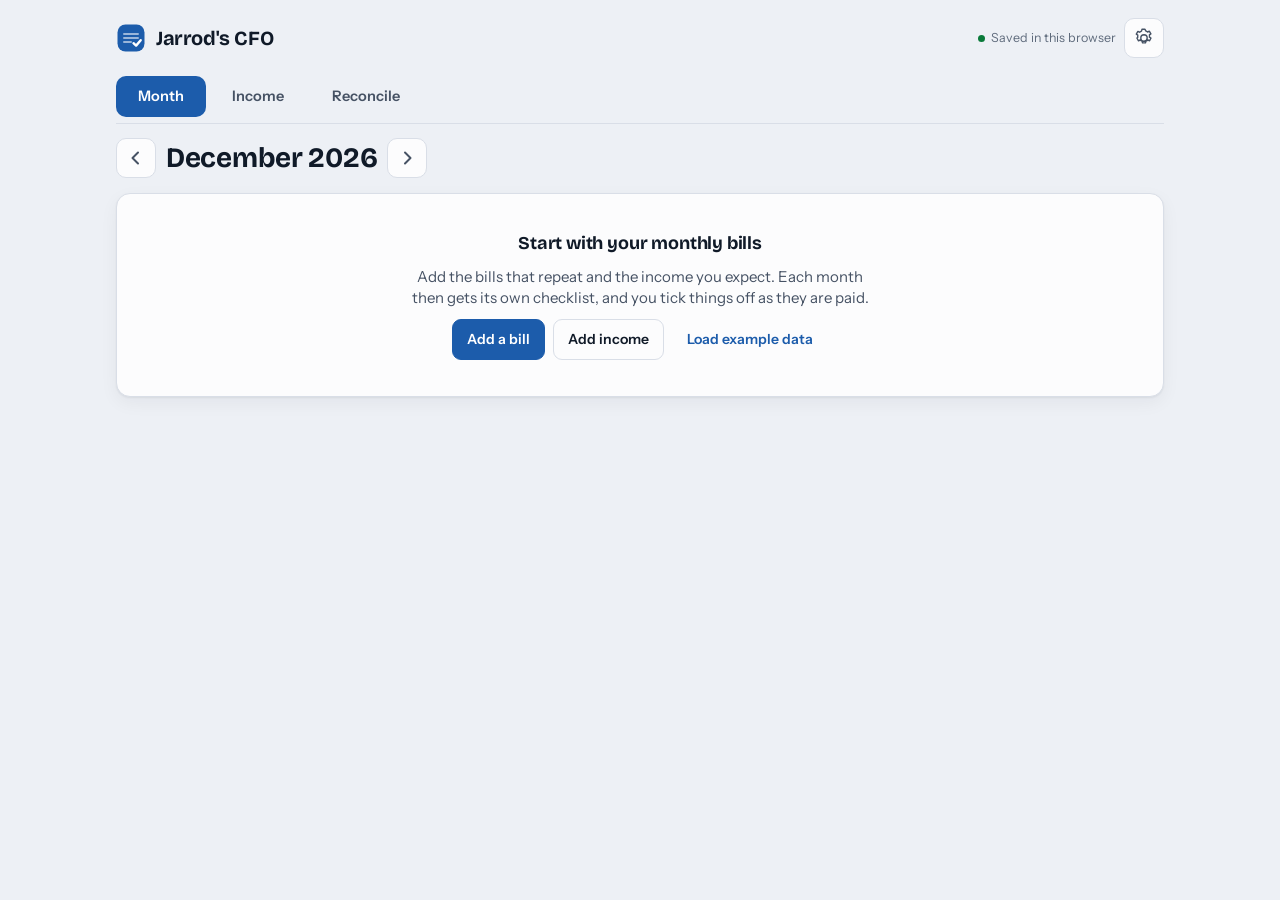
<file: index.html>
<!doctype html>
<html lang="en">
<head>
<meta charset="utf-8">
<meta name="viewport" content="width=device-width,initial-scale=1,viewport-fit=cover">
<style>:root{color-scheme:light;padding:env(safe-area-inset-top,0px) 0 env(safe-area-inset-bottom,0px)}body{margin:0;font:14px system-ui,sans-serif}img{max-width:100%}[hidden]{display:none!important}</style>
</head>
<body>
<title>Jarrod's CFO</title>
<meta name="claude:viewport-fit-sides" content="cover">
<link rel="preconnect" href="https://fonts.googleapis.com">
<link rel="preconnect" href="https://fonts.gstatic.com" crossorigin>
<link rel="stylesheet" href="https://fonts.googleapis.com/css2?family=Bricolage+Grotesque:opsz,wght@12..96,600;12..96,700&family=IBM+Plex+Mono:wght@400;500&family=Instrument+Sans:wght@400;500;600&display=swap">
<style>
/* Layout: one centered column. The Month tab splits into a wide bill checklist and a narrow income column;
   every other tab is stacked full-width cards. Ink-blue accent, semantic green/amber/red for bill state only. */
:root {
  --bg: #edf0f5;
  --surface: #fcfcfd;
  --surface-2: #f2f5f9;
  --ink: #101a28;
  --ink-2: #465264;
  --muted: #5f6b7c;
  --line: #d9dee7;
  --line-2: #e7eaf0;
  --accent: #1c5cab;
  --accent-ink: #ffffff;
  --accent-soft: #e2ecf9;
  --accent-line: #b7cfee;
  --good: #0a7a3a;
  --good-soft: #dff3e6;
  --warn: #8a5600;
  --warn-soft: #fbefcf;
  --bad: #b3262b;
  --bad-soft: #fbe3e3;
  --s1: #2a78d6;
  --s2: #eb6834;
  --warn-fill: #d99a1c;
  --shadow: 0 1px 2px rgba(16, 26, 40, .06), 0 6px 18px rgba(16, 26, 40, .05);
  --f-display: 'Bricolage Grotesque', 'Avenir Next', 'Segoe UI', system-ui, sans-serif;
  --f-body: 'Instrument Sans', system-ui, -apple-system, 'Segoe UI', Roboto, sans-serif;
  --f-data: 'IBM Plex Mono', ui-monospace, 'SF Mono', Menlo, Consolas, monospace;
}
@media (prefers-color-scheme: dark) {
  :root:not([data-theme="light"]) {
    --bg: #0d121a; --surface: #151c27; --surface-2: #1b2432; --ink: #e9eef6; --ink-2: #b2bdcc; --muted: #8c98aa;
    --line: #2a3445; --line-2: #222b3a; --accent: #74abf0; --accent-ink: #0a1523; --accent-soft: #18283f; --accent-line: #2c4a73;
    --good: #52c585; --good-soft: #143324; --warn: #e7b44f; --warn-soft: #35290f; --bad: #ff8585; --bad-soft: #3b1a1c;
    --s1: #3987e5; --s2: #d95926; --warn-fill: #e7b44f; --shadow: 0 1px 2px rgba(0, 0, 0, .4), 0 6px 18px rgba(0, 0, 0, .3);
    color-scheme: dark;
  }
}
:root[data-theme="dark"] {
  --bg: #0d121a; --surface: #151c27; --surface-2: #1b2432; --ink: #e9eef6; --ink-2: #b2bdcc; --muted: #8c98aa;
  --line: #2a3445; --line-2: #222b3a; --accent: #74abf0; --accent-ink: #0a1523; --accent-soft: #18283f; --accent-line: #2c4a73;
  --good: #52c585; --good-soft: #143324; --warn: #e7b44f; --warn-soft: #35290f; --bad: #ff8585; --bad-soft: #3b1a1c;
  --s1: #3987e5; --s2: #d95926; --warn-fill: #e7b44f; --shadow: 0 1px 2px rgba(0, 0, 0, .4), 0 6px 18px rgba(0, 0, 0, .3);
  color-scheme: dark;
}

* { box-sizing: border-box; }
body {
  background: var(--bg); color: var(--ink);
  font-family: var(--f-body); font-size: 15px; line-height: 1.45;
  -webkit-text-size-adjust: 100%;
}
body::before { content: ""; position: fixed; inset: 0 0 auto; height: env(safe-area-inset-top, 0px); z-index: 30; background: var(--bg); }
h1, h2, h3, p { margin: 0; }
h1, h2, h3 { font-family: var(--f-display); font-weight: 700; letter-spacing: -.01em; text-wrap: balance; }
button, input, select, textarea { font: inherit; color: inherit; }
button { cursor: pointer; }
:focus-visible { outline: 2px solid var(--accent); outline-offset: 2px; border-radius: 6px; }
.num { font-family: var(--f-data); font-variant-numeric: tabular-nums; letter-spacing: -.01em; }
.muted { color: var(--muted); }
.sr { position: absolute; width: 1px; height: 1px; overflow: hidden; clip: rect(0 0 0 0); white-space: nowrap; }

.shell { max-width: 1080px; margin: 0 auto; padding-inline: max(16px, env(safe-area-inset-left, 0px)) max(16px, env(safe-area-inset-right, 0px)); padding-block: 14px 72px; }

/* header + tabs */
.top { display: flex; align-items: center; justify-content: space-between; gap: 12px; padding-block: 4px 12px; }
.brand { display: flex; align-items: center; gap: 10px; font-family: var(--f-display); font-weight: 700; font-size: 20px; letter-spacing: -.02em; }
.brand svg { flex: none; }
.top-r { display: flex; align-items: center; gap: 8px; min-width: 0; }
.save { font-size: 12.5px; color: var(--muted); display: inline-flex; align-items: center; gap: 6px; white-space: nowrap; }
.save::before { content: ""; width: 7px; height: 7px; border-radius: 50%; background: var(--good); }
.save.busy::before { background: var(--warn); }
.save.ro::before { background: var(--accent); }
.save.err { color: var(--bad); }
.save.err::before { background: var(--bad); }
.tabs { position: sticky; top: env(safe-area-inset-top, 0px); z-index: 20; display: flex; gap: 4px; background: var(--bg); padding-block: 6px; margin-bottom: 14px; border-bottom: 1px solid var(--line); overflow-x: auto; scrollbar-width: none; }
.tab { flex: 1 1 0; min-width: max-content; border: 0; background: none; padding: 10px 14px; font-weight: 600; font-size: 14.5px; color: var(--ink-2); border-radius: 10px; }
.tab:hover { background: var(--surface-2); }
.tab[aria-current="page"] { background: var(--accent); color: var(--accent-ink); }
@media (max-width: 520px) { .tabs { gap: 2px; } .tab { padding: 10px 8px; font-size: 14px; min-width: 0; } }
@media (min-width: 720px) { .tab { flex: 0 0 auto; padding-inline: 22px; } }

/* generic */
.card { background: var(--surface); border: 1px solid var(--line); border-radius: 14px; box-shadow: var(--shadow); min-width: 0; }
.card-h { display: flex; align-items: center; justify-content: space-between; gap: 12px; flex-wrap: wrap; padding: 16px 18px 10px; }
.card-h h2 { font-size: 18px; }
.card-b { padding: 6px 18px 18px; }
.stack { display: grid; gap: 16px; min-width: 0; }
.pagehead { display: flex; align-items: flex-end; justify-content: space-between; gap: 14px; flex-wrap: wrap; margin-bottom: 14px; }
.pagehead h1 { font-size: 28px; }
.lede { color: var(--ink-2); max-width: 60ch; margin-top: 4px; }
.actions { display: flex; gap: 8px; flex-wrap: wrap; align-items: center; }
.btn { border: 1px solid var(--line); background: var(--surface); border-radius: 9px; padding: 9px 14px; font-weight: 600; font-size: 14px; color: var(--ink); display: inline-flex; align-items: center; justify-content: center; gap: 6px; min-height: 40px; }
.btn:hover { background: var(--surface-2); }
label.btn { cursor: pointer; user-select: none; }
label.btn:focus-visible { outline: 2px solid var(--accent); outline-offset: 2px; }
.btn.primary { background: var(--accent); border-color: var(--accent); color: var(--accent-ink); }
.btn.primary:hover { filter: brightness(1.08); background: var(--accent); }
.btn.sm { min-height: 34px; padding: 6px 11px; font-size: 13px; }
.btn.danger { color: var(--bad); border-color: color-mix(in srgb, var(--bad) 40%, var(--line)); }
.btn.ghost { border-color: transparent; background: none; color: var(--accent); }
.btn.ghost.bad { color: var(--bad); }
.sheet-more { border-top: 1px solid var(--line-2); padding-top: 8px; gap: 2px 6px; }
.btn.ghost:hover { background: var(--accent-soft); }
.btn[disabled] { opacity: .5; cursor: not-allowed; }
.icon-btn { width: 40px; height: 40px; display: inline-grid; place-items: center; border: 1px solid var(--line); background: var(--surface); border-radius: 10px; color: var(--ink-2); }
.icon-btn:hover { background: var(--surface-2); color: var(--ink); }
.pill { display: inline-flex; align-items: center; gap: 4px; padding: 1px 8px; border-radius: 999px; font-size: 12px; font-weight: 600; background: var(--surface-2); color: var(--ink-2); white-space: nowrap; }
.pill.good { background: var(--good-soft); color: var(--good); }
.pill.warn { background: var(--warn-soft); color: var(--warn); }
.pill.bad { background: var(--bad-soft); color: var(--bad); }
.pill.accent { background: var(--accent-soft); color: var(--accent); }
.tag { font-size: 11px; font-weight: 600; letter-spacing: .04em; text-transform: uppercase; color: var(--muted); border: 1px solid var(--line); border-radius: 5px; padding: 0 5px; margin-left: 6px; vertical-align: 1px; }
.banner { display: flex; align-items: center; justify-content: space-between; gap: 12px; flex-wrap: wrap; padding: 12px 16px; border-radius: 12px; background: var(--warn-soft); color: var(--ink); border: 1px solid color-mix(in srgb, var(--warn) 35%, transparent); margin-bottom: 14px; font-size: 14px; }
.banner.info { background: var(--accent-soft); border-color: var(--accent-line); }
.empty { text-align: center; padding: 36px 20px; display: grid; gap: 10px; justify-items: center; }
.empty h3 { font-size: 18px; }
.empty p { color: var(--ink-2); max-width: 46ch; }

/* month bar + summary */
.monthbar { display: flex; align-items: center; gap: 10px; margin-bottom: 14px; flex-wrap: wrap; }
.mtitle { font-size: 28px; min-width: 7ch; flex: 0 1 auto; }
.monthbar .grow { flex: 1; }
.stats { display: grid; grid-template-columns: repeat(auto-fit, minmax(150px, 1fr)); }
.stat { padding: 16px 18px; border-left: 1px solid var(--line-2); min-width: 0; }
.stat:first-child { border-left: 0; }
@media (max-width: 520px) { .stats:not(.three) .stat:nth-child(odd) { border-left: 0; } .stats:not(.three) .stat:nth-child(n+3) { border-top: 1px solid var(--line-2); } }
.stats.three { grid-template-columns: repeat(3, minmax(0, 1fr)); }
.stats.three .stat .val { overflow-wrap: normal; white-space: nowrap; }
@media (max-width: 520px) { .stats.three .stat { padding: 14px 8px 14px 10px; } .stats.three .stat .val { font-size: clamp(14px, 4.7vw, 19px); } .stats.three .stat .sub { font-size: 12px; } .stats.three .stat .lbl { font-size: 11px; letter-spacing: .04em; } }
.stat .lbl { font-size: 12px; font-weight: 600; text-transform: uppercase; letter-spacing: .06em; color: var(--muted); }
.stat .val { font-family: var(--f-display); font-size: 26px; font-weight: 700; letter-spacing: -.02em; margin-top: 2px; overflow-wrap: anywhere; }
.stat .sub { font-size: 13px; color: var(--ink-2); margin-top: 2px; }
.stat.lead .val { color: var(--accent); }
.stat .val.neg { color: var(--bad); }
.progress { padding: 0 18px 16px; }
.track { height: 8px; border-radius: 99px; background: var(--surface-2); border: 1px solid var(--line-2); overflow: hidden; display: flex; }
.track > i { display: block; height: 100%; background: var(--good); }
.progress .cap { display: flex; justify-content: space-between; gap: 10px; font-size: 13px; color: var(--ink-2); margin-top: 6px; flex-wrap: wrap; }

.cols { display: grid; gap: 16px; grid-template-columns: minmax(0, 1fr); margin-top: 16px; align-items: start; }
@media (min-width: 900px) { .cols { grid-template-columns: minmax(0, 1.65fr) minmax(0, 1fr); } }

/* checklist rows */
.list { list-style: none; margin: 0; padding: 0; }
.row { display: grid; grid-template-columns: auto minmax(0, 1fr); align-items: center; column-gap: 8px; padding: 2px 10px 2px 18px; border-top: 1px solid var(--line-2); }
.list > .row:first-child { border-top: 1px solid var(--line-2); }
.chk { width: 26px; height: 26px; border-radius: 8px; border: 2px solid var(--muted); background: var(--surface); display: grid; place-items: center; padding: 0; color: transparent; flex: none; }
.chk:hover:not([disabled]) { border-color: var(--accent); }
.chk[disabled] { cursor: default; }
.chk[aria-checked="true"] { background: var(--good); border-color: var(--good); color: #fff; }
.chk svg { width: 16px; height: 16px; }
.rmain { text-align: left; background: none; border: 0; padding: 10px 8px; min-width: 0; width: 100%; display: grid; grid-template-columns: minmax(0, 1fr) auto; column-gap: 12px; align-items: center; border-radius: 10px; }
button.rmain:hover { background: var(--surface-2); }
.rtext { display: grid; gap: 1px; min-width: 0; }
.grp { padding: 10px 18px 4px; font-size: 12px; font-weight: 600; text-transform: uppercase; letter-spacing: .06em; color: var(--muted); border-top: 1px solid var(--line-2); list-style: none; }
.alldone { padding: 14px 18px; color: var(--ink-2); list-style: none; }
.radios { border: 0; padding: 0; margin: 0; display: grid; gap: 8px; min-width: 0; }
.radios legend { padding: 0; margin-bottom: 4px; font-size: 13px; font-weight: 600; color: var(--ink-2); }
.checkline input[type=radio] { width: 18px; height: 18px; margin-top: 2px; accent-color: var(--accent); flex: none; }
details.more { border: 1px solid var(--line); border-radius: 10px; padding: 0 14px; }
details.more summary { cursor: pointer; padding: 11px 0; font-weight: 600; font-size: 14px; color: var(--accent); }
.more-b { display: grid; gap: 14px; padding: 4px 0 14px; }
.more-b .orow { padding-inline: 6px; border-radius: 10px; border-top: 0; }
.more-b .orow + .orow { border-top: 1px solid var(--line-2); border-radius: 0; }
.bankbar { display: flex; justify-content: space-between; align-items: center; gap: 10px 12px; flex-wrap: wrap; margin-bottom: 16px; }
.rname { font-weight: 600; overflow-wrap: anywhere; }
.rmeta { font-size: 13px; color: var(--ink-2); display: flex; gap: 6px; flex-wrap: wrap; align-items: center; }
.ramt { font-family: var(--f-data); font-variant-numeric: tabular-nums; font-weight: 500; text-align: right; white-space: nowrap; }
.row.paid .rname, .row.paid .ramt { color: var(--muted); }
.row.paid .rname { text-decoration: line-through; text-decoration-color: color-mix(in srgb, var(--muted) 60%, transparent); }
.row.skip .rname, .row.skip .ramt { color: var(--muted); font-style: italic; }
.row.late .due { color: var(--bad); font-weight: 600; }
.row.soon .due { color: var(--warn); font-weight: 600; }
.card-f { display: flex; justify-content: space-between; align-items: center; gap: 10px; flex-wrap: wrap; padding: 12px 18px; border-top: 1px solid var(--line-2); font-size: 14px; }
.card-f .total { font-weight: 600; }
.gnote { display: flex; flex-wrap: wrap; gap: 2px 18px; padding: 10px 18px; border-top: 1px solid var(--line-2); font-size: 13px; color: var(--ink-2); }
.gnote b { color: var(--ink); font-weight: 600; }

/* variable expenses use the same rows as bills; the + opens a small entry panel */
.chk.add { color: var(--ink-2); border-color: var(--line); }
.chk.add:hover { color: var(--accent); border-color: var(--accent); }
.chk-sp { width: 26px; height: 26px; }
.vrow.over .ramt, .vrow.over .vm { color: var(--bad); }
.vrow.over .vm, .vrow.near .vm { font-weight: 600; }
.vrow.near .vm { color: var(--warn); }
.vpanel { grid-column: 1 / -1; display: grid; gap: 6px; padding: 2px 8px 12px 0; }
.paidbar { padding: 6px 12px 8px; border-top: 1px solid var(--line-2); list-style: none; }
.spendf { display: flex; flex-wrap: wrap; gap: 8px; padding: 4px 0 6px; }
.spendf .inp { width: auto; min-width: 0; }
.spendf input[name=amount] { flex: 1 1 110px; max-width: 150px; }
.spendf input[name=note] { flex: 2 1 150px; }
.spendf input[name=date] { flex: 0 1 150px; }
.entries { list-style: none; margin: 0; padding: 0; display: grid; }
.entries li { display: grid; grid-template-columns: 56px minmax(0, 1fr) auto 36px; gap: 8px; align-items: center; padding: 4px 0; border-top: 1px solid var(--line-2); font-size: 14px; }
.entries .enote { overflow-wrap: anywhere; color: var(--ink-2); }
.entries .btn { min-height: 30px; padding: 0 8px; }

/* quick income entry */
.incf { display: flex; flex-wrap: wrap; gap: 8px; padding: 0 18px 14px; }
.incf .inp { width: auto; min-width: 0; }
.incf input[name=source] { flex: 2 1 150px; }
.incf input[name=amount] { flex: 1 1 100px; max-width: 140px; }
.incf input[name=date] { flex: 0 1 150px; }
/* growth */
.growf, .growset { display: flex; flex-wrap: wrap; gap: 8px; padding: 0 18px 12px; }
.growf .inp, .growset .inp { width: auto; min-width: 0; }
.growf input[name=amount], .growset input[name=total] { flex: 1 1 110px; max-width: 160px; }
.growf input[name=note] { flex: 2 1 140px; }
.growf input[name=date] { flex: 0 1 150px; }
.gentries { padding: 0 18px 8px; }
.out-n { color: var(--ink-2); }

/* forms */
.field { display: grid; gap: 4px; font-size: 13px; font-weight: 600; color: var(--ink-2); min-width: 0; }
.field input, .field select, .field textarea, .inp {
  width: 100%; padding: 9px 11px; border: 1px solid var(--line); border-radius: 8px; background: var(--surface); color: var(--ink);
  font-weight: 400; font-size: 15px; min-height: 40px;
}
.field textarea { min-height: 70px; resize: vertical; }
.field small { font-weight: 400; color: var(--muted); font-size: 12.5px; }
.inp.sm { min-height: 34px; padding: 5px 8px; font-size: 14px; width: auto; max-width: 100%; }
.checkline { display: flex; gap: 9px; align-items: flex-start; font-size: 14px; font-weight: 500; color: var(--ink); }
.checkline input { width: 18px; height: 18px; margin-top: 2px; accent-color: var(--accent); flex: none; }
.field .checkline { align-items: center; }
.grid2 { display: grid; gap: 12px; grid-template-columns: repeat(auto-fit, minmax(180px, 1fr)); }

/* obligations */
.orow { display: grid; grid-template-columns: minmax(0, 1fr) auto; gap: 12px; align-items: center; width: 100%; text-align: left; background: none; border: 0; border-top: 1px solid var(--line-2); padding: 11px 18px; }
button.orow:hover { background: var(--surface-2); }
div.orow { cursor: default; }
.orow .rname { font-weight: 600; }
.orow .eq { font-size: 12.5px; color: var(--muted); text-align: right; }
.cbar { display: grid; grid-template-columns: minmax(84px, 150px) minmax(0, 1fr) auto; gap: 10px; align-items: center; padding: 6px 0; width: 100%; background: none; border: 0; text-align: left; border-radius: 8px; }
button.cbar:hover { background: var(--surface-2); }
.cbar .nm { font-size: 14px; overflow-wrap: anywhere; }
.cbar .bar { height: 14px; background: var(--surface-2); border-radius: 4px; overflow: hidden; }
.cbar .bar i { display: block; height: 100%; background: var(--s1); border-radius: 0 4px 4px 0; min-width: 2px; }
.cbar .amt { font-family: var(--f-data); font-variant-numeric: tabular-nums; font-size: 13.5px; text-align: right; white-space: nowrap; }
.cbar .amt small { color: var(--muted); margin-left: 6px; }

/* statements */
.drop { border: 2px dashed var(--accent-line); background: var(--accent-soft); border-radius: 14px; padding: 22px 18px; display: grid; gap: 8px; justify-items: center; text-align: center; }
.drop.over { border-color: var(--accent); background: color-mix(in srgb, var(--accent) 16%, var(--surface)); }
.drop h3 { font-size: 18px; }
.pastebox { width: 100%; max-width: 520px; text-align: left; background: var(--surface); margin-top: 6px; }
.pastef { display: grid; gap: 8px; padding-bottom: 12px; justify-items: start; }
.pastef textarea { width: 100%; resize: vertical; font-family: var(--f-data); font-size: 13px; }
.drop p { color: var(--ink-2); font-size: 14px; max-width: 58ch; }
.seg { display: inline-flex; border: 1px solid var(--line); border-radius: 10px; overflow: hidden; background: var(--surface); }
.seg button { border: 0; background: none; padding: 8px 14px; font-weight: 600; font-size: 14px; color: var(--ink-2); min-height: 38px; }
.seg button[aria-pressed="true"] { background: var(--accent-soft); color: var(--accent); }
.tbl-wrap { overflow-x: auto; }
table.tbl { width: 100%; border-collapse: collapse; font-size: 14px; }
.tbl th { text-align: left; font-size: 12px; text-transform: uppercase; letter-spacing: .06em; color: var(--muted); font-weight: 600; padding: 8px 10px; border-bottom: 1px solid var(--line); white-space: nowrap; }
.tbl td { padding: 8px 10px; border-bottom: 1px solid var(--line-2); vertical-align: middle; }
.tbl td.r, .tbl th.r { text-align: right; }
.tbl td.desc { min-width: 160px; overflow-wrap: anywhere; }
.tbl tr:last-child td { border-bottom: 0; }
.out { color: var(--ink); }
@media (max-width: 640px) {
  .tbl.stk thead { display: none; }
  .tbl.stk, .tbl.stk tbody { display: block; }
  .tbl.stk tr { display: grid; grid-template-columns: minmax(0, 1fr) auto; grid-template-areas: "date amt" "desc desc" "cat act"; gap: 4px 12px; padding: 10px 16px; border-bottom: 1px solid var(--line-2); align-items: center; }
  .tbl.stk td { padding: 0; border: 0; min-width: 0; }
  .tbl.stk .c-date { grid-area: date; color: var(--muted); font-size: 13px; }
  .tbl.stk .c-amt { grid-area: amt; font-weight: 500; }
  .tbl.stk .c-desc { grid-area: desc; min-width: 0; }
  .tbl.stk .c-cat { grid-area: cat; }
  .tbl.stk .c-cat select { width: 100%; }
  .tbl.stk .c-act { grid-area: act; }
  .tbl.stk tr.off td { opacity: .45; }
}
.in { color: var(--good); }
.sugg { display: grid; grid-template-columns: auto minmax(0, 1fr) auto; gap: 10px 12px; align-items: center; padding: 10px 18px; border-top: 1px solid var(--line-2); }
.sugg .pair { display: grid; gap: 2px; min-width: 0; font-size: 14px; }
.sugg .pair .a { font-weight: 600; overflow-wrap: anywhere; }
.sugg .pair .b { color: var(--ink-2); overflow-wrap: anywhere; }
.sugg input[type=checkbox] { width: 18px; height: 18px; accent-color: var(--accent); }
.mrow { display: grid; grid-template-columns: minmax(0, 1fr) minmax(0, 1.2fr) auto; gap: 8px 14px; align-items: center; padding: 11px 18px; border-top: 1px solid var(--line-2); }
@media (max-width: 640px) { .mrow { grid-template-columns: minmax(0, 1fr) auto; } .mrow .mid { grid-column: 1 / -1; order: 3; } }
.mrow .nm { font-weight: 600; overflow-wrap: anywhere; }
.mrow .mid { font-size: 14px; color: var(--ink-2); overflow-wrap: anywhere; }
.filters { display: flex; gap: 8px; flex-wrap: wrap; padding: 0 18px 12px; align-items: center; }
.filters .inp { width: auto; min-width: 0; }
.filters .grow { flex: 1 1 180px; }

/* charts */
.legend { display: flex; gap: 16px; flex-wrap: wrap; font-size: 13px; color: var(--ink-2); padding: 0 18px 4px; }
.legend i { display: inline-block; width: 10px; height: 10px; border-radius: 2px; margin-right: 6px; vertical-align: -1px; }
.chart { padding: 6px 18px 12px; }
.chart svg { display: block; max-width: 100%; overflow: visible; }
.chart text { font-family: var(--f-data); font-size: 11px; fill: var(--muted); }
.chart .grid { stroke: var(--line-2); stroke-width: 1; }
.chart .axis { stroke: var(--line); stroke-width: 1; }
.chart .hit { fill: transparent; }
.chart .hit:hover { fill: color-mix(in srgb, var(--ink) 5%, transparent); }
details.tv { padding: 0 18px 16px; font-size: 14px; }
details.tv summary { cursor: pointer; color: var(--accent); font-weight: 600; font-size: 13.5px; }
.tip { position: fixed; z-index: 60; pointer-events: none; background: var(--ink); color: var(--bg); padding: 8px 10px; border-radius: 8px; font-size: 13px; line-height: 1.4; box-shadow: var(--shadow); max-width: 240px; }
.tip b { font-family: var(--f-display); }
.tip .num { font-size: 12.5px; }
.rec { display: grid; grid-template-columns: minmax(0, 1fr) auto; gap: 8px 12px; align-items: center; padding: 11px 18px; border-top: 1px solid var(--line-2); }

/* modal + toast */
.modal { position: fixed; inset: 0; z-index: 50; background: rgba(8, 12, 20, .55); display: grid; place-items: center; padding: max(16px, env(safe-area-inset-top, 0px)) max(16px, env(safe-area-inset-right, 0px)) max(16px, env(safe-area-inset-bottom, 0px)) max(16px, env(safe-area-inset-left, 0px)); overflow-y: auto; }
.dlg { background: var(--surface); border: 1px solid var(--line); border-radius: 16px; width: min(640px, 100%); max-height: 100%; display: flex; flex-direction: column; box-shadow: 0 20px 60px rgba(0, 0, 0, .35); min-width: 0; }
.dlg.wide { width: min(860px, 100%); }
.dlg-h { padding: 16px 20px 8px; display: flex; justify-content: space-between; gap: 12px; align-items: flex-start; }
.dlg-h h2 { font-size: 20px; }
.dlg-b { padding: 8px 20px 12px; overflow-y: auto; display: grid; gap: 14px; min-height: 0; }
.dlg-f { padding: 12px 20px 16px; display: flex; gap: 8px; justify-content: flex-end; flex-wrap: wrap; border-top: 1px solid var(--line-2); }
.dlg-f .sp { margin-right: auto; }
.toast { position: fixed; z-index: 70; left: 50%; transform: translateX(-50%); bottom: calc(18px + env(safe-area-inset-bottom, 0px)); background: var(--ink); color: var(--bg); border-radius: 12px; padding: 11px 16px; font-size: 14px; box-shadow: var(--shadow); display: flex; gap: 14px; align-items: center; max-width: min(520px, calc(100vw - 32px)); }
.toast button { background: none; border: 0; color: inherit; font-weight: 700; text-decoration: underline; padding: 0; }
.prev { max-height: 300px; overflow: auto; border: 1px solid var(--line); border-radius: 10px; }
.prev .tbl td, .prev .tbl th { padding: 6px 8px; }
.prev tr.off td { opacity: .45; }
.sect-h { font-size: 13px; text-transform: uppercase; letter-spacing: .06em; color: var(--muted); font-weight: 600; padding: 14px 18px 4px; }

@media (prefers-reduced-motion: no-preference) {
  .btn, .chk, .tab, .orow { transition: background-color .12s, border-color .12s, color .12s; }
}

</style>
<div class="shell">
  <header class="top" id="top"></header>
  <nav class="tabs" id="tabs" aria-label="Sections"></nav>
  <main id="app" aria-live="polite"></main>
</div>
<div id="modal" class="modal" hidden></div>
<div id="toast" class="toast" role="status" hidden></div>
<div id="tip" class="tip" hidden></div>
<input type="file" id="file" multiple hidden>
<script>
'use strict';

/* ---------- small helpers ---------- */
const $ = (s, r = document) => r.querySelector(s);
const $$ = (s, r = document) => [...r.querySelectorAll(s)];
const esc = s => String(s ?? '').replace(/[&<>"']/g, c => ({ '&': '&amp;', '<': '&lt;', '>': '&gt;', '"': '&quot;', "'": '&#39;' }[c]));
const uid = (p = '') => p + Math.random().toString(36).slice(2, 8) + Date.now().toString(36).slice(-3);
const r2 = n => Math.round((n + Number.EPSILON) * 100) / 100;
const pad = n => String(n).padStart(2, '0');
const sum = (a, f = x => x) => r2(a.reduce((s, x) => s + f(x), 0));

/* ---------- dates (all dates are 'YYYY-MM-DD' strings, months are 'YYYY-MM') ---------- */
const MONTHS = ['January', 'February', 'March', 'April', 'May', 'June', 'July', 'August', 'September', 'October', 'November', 'December'];
const MON = MONTHS.map(m => m.slice(0, 3));
const WEEKDAYS = ['Sunday', 'Monday', 'Tuesday', 'Wednesday', 'Thursday', 'Friday', 'Saturday'];
const dayNum = s => { const [y, m, d] = s.split('-').map(Number); return Math.floor(Date.UTC(y, m - 1, d) / 864e5); };
const fromDayNum = n => { const d = new Date(n * 864e5); return `${d.getUTCFullYear()}-${pad(d.getUTCMonth() + 1)}-${pad(d.getUTCDate())}`; };
const todayStr = () => { const d = new Date(); return `${d.getFullYear()}-${pad(d.getMonth() + 1)}-${pad(d.getDate())}`; };
const thisMonth = () => todayStr().slice(0, 7);
const ymOf = s => s.slice(0, 7);
const daysIn = ym => { const [y, m] = ym.split('-').map(Number); return new Date(Date.UTC(y, m, 0)).getUTCDate(); };
const addMonths = (ym, n) => { const [y, m] = ym.split('-').map(Number); const t = y * 12 + (m - 1) + n; return `${Math.floor(t / 12)}-${pad(t % 12 + 1)}`; };
const clampDay = (ym, d) => `${ym}-${pad(Math.min(Math.max(1, d | 0 || 1), daysIn(ym)))}`;
const weekdayOf = s => new Date(dayNum(s) * 864e5).getUTCDay();
const fmtMonth = ym => `${MONTHS[+ym.slice(5, 7) - 1]} ${ym.slice(0, 4)}`;
const fmtMon = ym => MON[+ym.slice(5, 7) - 1];
const fmtShort = s => `${MON[+s.slice(5, 7) - 1]} ${+s.slice(8, 10)}`;
const fmtDate = s => `${fmtShort(s)}, ${s.slice(0, 4)}`;
const ord = n => { const v = n % 100; return n + (['th', 'st', 'nd', 'rd'][(v - 20) % 10] || ['th', 'st', 'nd', 'rd'][v] || 'th'); };
const plural = (n, w, p) => `${n} ${n === 1 ? w : (p || w + 's')}`;

/* ---------- money ---------- */
let _fmt = null, _fmtCur = '';
function money(n, o = {}) {
  const cur = D.settings.currency || 'USD';
  if (_fmtCur !== cur) { _fmt = new Intl.NumberFormat(undefined, { style: 'currency', currency: cur }); _fmtCur = cur; }
  const v = Math.abs(n) < 0.005 ? 0 : n;
  return o.sign && v > 0 ? '+' + _fmt.format(v) : _fmt.format(v);
}
/* whole amounts, for headline totals where cents are noise */
let _fmtW = null, _fmtWCur = '';
function moneyWhole(n) {
  const cur = D.settings.currency || 'USD';
  if (_fmtWCur !== cur) { _fmtW = new Intl.NumberFormat(undefined, { style: 'currency', currency: cur, maximumFractionDigits: 0 }); _fmtWCur = cur; }
  return _fmtW.format(Math.abs(n) < 0.5 ? 0 : n);
}
function moneyShort(n) {
  const cur = D.settings.currency || 'USD';
  const sym = (new Intl.NumberFormat(undefined, { style: 'currency', currency: cur, maximumFractionDigits: 0 }).formatToParts(0).find(p => p.type === 'currency') || { value: '$' }).value;
  const a = Math.abs(n);
  if (a >= 1e6) return sym + (n / 1e6).toFixed(1).replace(/\.0$/, '') + 'M';
  if (a >= 1000) return sym + (n / 1000).toFixed(a >= 10000 ? 0 : 1).replace(/\.0$/, '') + 'k';
  return sym + Math.round(n);
}

/* ---------- data model ----------
   templates : recurring bills and income (the "monthly obligations")
   months[ym]: { entries: { 'tmplId@YYYY-MM-DD': {done,date,amount,note,txn,skip} }, extras: [one-off items],
                 spends: [{id,t:templateId,date,amount,note}] }     (purchases entered against a variable expense)
   a template with budget:true is a variable expense (a monthly amount you spend against); an amount of 0 means no limit set
   template.amount/day/day2/anchor are the starting values; template.changes [{from:'YYYY-MM',amount?,day?,day2?,anchor?}] holds later changes, so past months keep what they had.
   an entry may carry due:'YYYY-MM-DD', a due date moved for that one month
   txns      : imported statement lines {id,date,desc,amt,cat,man,src}; amt < 0 is money out
   growth    : [{id,kind:'savings'|'investing',date,amount,note}] deposits (+), withdrawals (-) and set-to-a-new-total adjustments
               on the Income tab, the only place savings and investments are recorded
   imports   : one record per uploaded file
   rules     : merchant key -> category, learned when you recategorise a transaction                */
const DEFAULT_CATS = ['Housing', 'Utilities', 'Groceries', 'Dining', 'Fuel', 'Transport', 'Insurance', 'Health', 'Subscriptions', 'Shopping',
  'Entertainment', 'Travel', 'Education', 'Debt', 'Fees', 'Personal care', 'Pets', 'Giving', 'Savings', 'Investing', 'Income', 'Transfer', 'Other'];
const NON_SPEND = new Set(['Income', 'Transfer']);
const emptyData = () => ({ v: 1, settings: { currency: 'USD' }, templates: [], months: {}, txns: [], imports: [], rules: {}, cats: [...DEFAULT_CATS], growth: [], sample: false });
let D = emptyData();

const FREQ = { monthly: 'Monthly', twice: 'Twice a month', biweekly: 'Every 2 weeks', weekly: 'Every week', quarterly: 'Every 3 months', semiannual: 'Every 6 months', yearly: 'Once a year' };
const PER_YEAR = { monthly: 12, twice: 24, biweekly: 26, weekly: 52, quarterly: 4, semiannual: 2, yearly: 1 };
const monthlyEquiv = t => amountFor(t, thisMonth()) * PER_YEAR[t.freq] / 12;
function freqText(t, ym = thisMonth()) {
  const day = fieldFor(t, ym, 'day'), day2 = fieldFor(t, ym, 'day2'), anchor = fieldFor(t, ym, 'anchor');
  switch (t.freq) {
    case 'monthly': return `Monthly on the ${ord(day)}`;
    case 'twice': return `Twice a month, ${ord(day)} and ${ord(day2 || 15)}`;
    case 'biweekly': return anchor ? `Every other ${WEEKDAYS[weekdayOf(anchor)]}` : 'Every 2 weeks';
    case 'weekly': return anchor ? `Every ${WEEKDAYS[weekdayOf(anchor)]}` : 'Every week';
    case 'quarterly': return `Every 3 months on the ${ord(day)}`;
    case 'semiannual': return `Every 6 months on the ${ord(day)}`;
    case 'yearly': return `Yearly, ${MONTHS[(t.month || 1) - 1]} ${ord(day)}`;
  }
  return '';
}
const spendCats = () => D.cats.filter(c => !NON_SPEND.has(c));

/* ---------- change tracking: each month and each transaction-month is its own saved document ---------- */
const dirty = new Set();
const touchMeta = () => { dirty.add('meta'); Store.schedule(); };
const touchMonth = ym => { dirty.add('m_' + ym); Store.schedule(); };
const touchGrowth = () => { dirty.add('growth'); Store.schedule(); };
const touchTxns = ym => { dirty.add('t_' + ym); Store.schedule(); };
const monthHasData = mo => mo && (Object.keys(mo.entries).length || mo.extras.length || (mo.spends || []).length);

function buildDoc(key) {
  if (key === 'meta') return { v: 1, settings: D.settings, templates: D.templates, rules: D.rules, cats: D.cats, imports: D.imports, sample: D.sample };
  if (key === 'growth') return D.growth.length ? { entries: D.growth } : null;
  if (key.startsWith('m_')) { const mo = D.months[key.slice(2)]; return monthHasData(mo) ? { entries: mo.entries, extras: mo.extras, spends: mo.spends || [] } : null; }
  if (key.startsWith('t_')) { const ym = key.slice(2); const list = D.txns.filter(t => ymOf(t.date) === ym); return list.length ? { list } : null; }
  return null;
}
function allDocKeys() {
  const keys = new Set(['meta', 'growth']);
  Object.keys(D.months).forEach(ym => keys.add('m_' + ym));
  D.txns.forEach(t => keys.add('t_' + ymOf(t.date)));
  return keys;
}
function dataFromDocs(docs) {
  const d = emptyData();
  const meta = docs.meta;
  if (meta) {
    d.settings = Object.assign(d.settings, meta.settings || {});
    d.templates = meta.templates || [];
    d.rules = meta.rules || {};
    d.cats = meta.cats && meta.cats.length ? meta.cats : d.cats;
    d.imports = meta.imports || [];
    d.sample = !!meta.sample;
  }
  for (const [k, v] of Object.entries(docs)) {
    if (k.startsWith('m_')) d.months[k.slice(2)] = { entries: v.entries || {}, extras: v.extras || [], spends: v.spends || [] };
    else if (k.startsWith('t_')) d.txns.push(...(v.list || []));
  }
  d.growth = (docs.growth && docs.growth.entries) || [];
  d.txns.sort((a, b) => a.date.localeCompare(b.date));
  for (const c of ['Income', 'Transfer', 'Other']) if (!d.cats.includes(c)) d.cats.push(c);
  return d;
}

/* Savings and investments used to be "goal" lines under Variable expenses. They now live only on the Income tab,
   so any entries on such a line become savings and investment deposits and the line is dropped. Returns the months it changed. */
function migrateGoalLines(d) {
  const goals = d.templates.filter(t => t.goal);
  if (!goals.length) return null;
  const touched = new Set();
  for (const t of goals) {
    const kind = t.category === 'Investing' ? 'investing' : 'savings';
    for (const [ym, mo] of Object.entries(d.months)) {
      const mine = (mo.spends || []).filter(s => s.t === t.id), keys = Object.keys(mo.entries).filter(k => k.startsWith(t.id + '@'));
      if (!mine.length && !keys.length) continue;
      mine.forEach(s => d.growth.push({ id: uid('g'), kind, date: s.date, amount: s.amount, ...(s.note ? { note: s.note } : {}) }));
      mo.spends = (mo.spends || []).filter(s => s.t !== t.id);
      keys.forEach(k => { delete mo.entries[k]; });
      touched.add(ym);
    }
  }
  d.templates = d.templates.filter(t => !t.goal);
  return touched;
}

/* ---------- storage: private Claude storage when published, otherwise this browser ---------- */
function memBackend() {
  const m = {};
  return { mode: 'memory', async list() { return JSON.parse(JSON.stringify(m)); }, async set(k, b) { m[k] = JSON.parse(JSON.stringify(b)); }, async remove(k) { delete m[k]; } };
}
function lsBackend() {
  const P = 'billledger.v1.'; // storage key kept from the first version so existing data stays put
  localStorage.setItem(P + '_t', '1'); localStorage.removeItem(P + '_t'); // throws when storage is blocked
  return {
    mode: 'browser',
    async list() {
      const out = {};
      for (let i = 0; i < localStorage.length; i++) {
        const k = localStorage.key(i);
        if (k && k.startsWith(P)) { try { out[k.slice(P.length)] = JSON.parse(localStorage.getItem(k)); } catch (e) { /* skip bad doc */ } }
      }
      return out;
    },
    async set(k, b) { localStorage.setItem(P + k, JSON.stringify(b)); },
    async remove(k) { localStorage.removeItem(P + k); }
  };
}
/* The ledger lives at a shared path so people the page is shared with can read it.
   The db rules in the publish call let only the page's owner write there. */
const SHARED_PATH = 'ledger';
function cloudBackend(db, path, canWrite) {
  const col = db.collection(path);
  const toDocs = snap => { const out = {}; snap.docs.forEach(d => { out[d.id] = JSON.parse(JSON.stringify(d.data())); }); return out; };
  return {
    mode: canWrite ? 'cloud' : 'cloud-view',
    async list() { return toDocs(await col.limit(1000).get()); },
    async set(k, b) { await col.doc(k).set(b); },
    async remove(k) { await col.doc(k).delete(); },
    watch(cb) { return col.limit(1000).onSnapshot(s => cb(toDocs(s)), () => { /* the next page load recovers */ }); }
  };
}
function lockedBackend() { return { mode: 'locked', async list() { return {}; }, async set() {}, async remove() {} }; }
/* Earlier versions kept the ledger in the owner's private space. Copy it to the shared path once, then remove the old copy. */
async function migratePrivate(db, id, shared) {
  const priv = cloudBackend(db, 'data/users/' + id, true), old = await priv.list(), keys = Object.keys(old);
  if (!keys.length) return null;
  for (const k of keys) await shared.set(k, old[k]);
  const check = await shared.list();
  if (keys.every(k => check[k])) for (const k of keys) await priv.remove(k);
  return check;
}

const Store = {
  backend: null, known: new Set(), timer: null, saving: false, state: 'saved', detail: '',
  async init() {
    let backend = null, docs = null;
    if (window.claude && window.claude.use) {
      let db = null, user = null;
      try { [db, user] = await Promise.all([window.claude.use('db'), window.claude.use('user')]); } catch (e) { /* capabilities unavailable */ }
      const owner = user ? await user.isOwner() : false;
      const id = db && user ? await user.id() : null;
      if (db && id) {
        backend = cloudBackend(db, SHARED_PATH, owner);
        docs = await backend.list();
        if (owner && !docs.meta) docs = (await migratePrivate(db, id, backend)) || docs;
      } else if (!owner) backend = lockedBackend();
    }
    if (!backend) { try { backend = lsBackend(); } catch (e) { backend = memBackend(); } }
    this.backend = backend;
    if (!docs) docs = await backend.list();
    this.known = new Set(Object.keys(docs));
    D = dataFromDocs(docs);
    const moved = migrateGoalLines(D);
    if (moved && !this.readonly) { touchMeta(); touchGrowth(); moved.forEach(touchMonth); }
    if (backend.mode === 'cloud-view') {
      let first = true;
      backend.watch(next => { if (first) { first = false; return; } D = dataFromDocs(next); migrateGoalLines(D); if (typeof render === 'function') render(); });
    }
  },
  get mode() { return this.backend ? this.backend.mode : 'memory'; },
  get readonly() { return this.mode === 'cloud-view' || this.mode === 'locked'; },
  schedule() { if (this.readonly) return; this.setState('busy'); clearTimeout(this.timer); this.timer = setTimeout(() => this.flush(), 450); },
  setState(s, detail = '') {
    this.state = s; this.detail = detail;
    const el = document.getElementById('saveState');
    if (el) el.replaceWith(saveChip());
  },
  async flush() {
    if (this.saving || !this.backend || this.readonly) return;
    this.saving = true;
    let failed = null;
    while (dirty.size) {
      const key = dirty.values().next().value;
      dirty.delete(key);
      const body = buildDoc(key);
      try {
        if (body) { await this.withRetry(() => this.backend.set(key, body)); this.known.add(key); }
        else if (this.known.has(key)) { await this.withRetry(() => this.backend.remove(key)); this.known.delete(key); }
      } catch (e) { dirty.add(key); failed = e; break; }
    }
    this.saving = false;
    if (failed) {
      const full = failed && (failed.code === 'quota_exceeded' || /quota/i.test(failed.name + failed.message));
      this.setState('err', full ? 'Storage is full. Export a backup and remove old statements.' : 'Could not save. Retrying.');
      clearTimeout(this.timer); this.timer = setTimeout(() => this.flush(), 6000);
    } else this.setState('saved');
  },
  async withRetry(fn) {
    try { return await fn(); } catch (e) {
      if (e && e.code === 'unavailable') { await new Promise(r => setTimeout(r, 600 + Math.random() * 600)); return fn(); }
      throw e;
    }
  },
  /* after a restore or erase: write every document and remove the ones that no longer exist */
  async replaceAll() {
    const keys = allDocKeys();
    this.known.forEach(k => keys.add(k));
    keys.forEach(k => dirty.add(k));
    await this.flush();
  }
};
addEventListener('pagehide', () => { if (dirty.size) Store.flush(); });
document.addEventListener('visibilitychange', () => { if (document.visibilityState === 'hidden' && dirty.size) Store.flush(); });

function saveChip() {
  const s = document.createElement('span');
  s.id = 'saveState';
  if (Store.readonly) { s.className = 'save ro'; s.textContent = 'View only'; s.title = 'You can look at everything here but not change it'; return s; }
  const where = Store.mode === 'cloud' ? 'Saved with this page on your Claude account' : Store.mode === 'browser' ? 'Saved in this browser' : 'Not saved. Export a backup before closing';
  s.className = 'save' + (Store.state === 'busy' ? ' busy' : Store.state === 'err' || Store.mode === 'memory' ? ' err' : '');
  s.textContent = Store.state === 'busy' ? 'Saving…' : Store.state === 'err' ? Store.detail : Store.mode === 'cloud' ? 'Saved' : where;
  s.title = where;
  return s;
}

/* ---------- statement parsing: CSV, OFX/QFX and (best effort) PDF ---------- */
const MONTH_IDX = { jan: 1, feb: 2, mar: 3, apr: 4, may: 5, jun: 6, jul: 7, aug: 8, sep: 9, sept: 9, oct: 10, nov: 11, dec: 12 };
const clean = s => String(s ?? '').replace(/&amp;/g, '&').replace(/\s+/g, ' ').trim();

function mkDate(y, m, d) {
  if (m < 1 || m > 12 || d < 1 || d > 31 || y < 1990 || y > 2100) return null;
  const dt = new Date(Date.UTC(y, m - 1, d));
  return dt.getUTCMonth() === m - 1 ? `${y}-${pad(m)}-${pad(d)}` : null;
}
function parseDate(str, fmt = 'mdy') {
  if (!str) return null;
  const s = String(str).trim();
  let m;
  if ((m = s.match(/^(\d{4})[-\/.](\d{1,2})[-\/.](\d{1,2})/))) return mkDate(+m[1], +m[2], +m[3]);
  if (/^\d{8}/.test(s) && (m = s.match(/^(\d{4})(\d{2})(\d{2})/))) return mkDate(+m[1], +m[2], +m[3]);
  if ((m = s.match(/^(\d{1,2})[\/\-.](\d{1,2})[\/\-.](\d{2,4})/))) {
    let y = +m[3]; if (y < 100) y += 2000;
    const a = +m[1], b = +m[2];
    return fmt === 'dmy' ? mkDate(y, b, a) : mkDate(y, a, b);
  }
  if ((m = s.match(/^([A-Za-z]{3,9})\.?\s+(\d{1,2}),?\s+(\d{4})/)) && MONTH_IDX[m[1].slice(0, 3).toLowerCase()]) {
    return mkDate(+m[3], MONTH_IDX[m[1].slice(0, 3).toLowerCase()], +m[2]);
  }
  if ((m = s.match(/^(\d{1,2})[\s\-]([A-Za-z]{3,9})\.?[\s\-,]+(\d{2,4})/)) && MONTH_IDX[m[2].slice(0, 3).toLowerCase()]) {
    let y = +m[3]; if (y < 100) y += 2000;
    return mkDate(y, MONTH_IDX[m[2].slice(0, 3).toLowerCase()], +m[1]);
  }
  return null;
}
function detectDateFmt(values) {
  let dmy = 0, mdy = 0;
  for (const v of values) {
    const m = String(v).match(/^(\d{1,2})[\/\-.](\d{1,2})[\/\-.]\d{2,4}/);
    if (!m) continue;
    if (+m[1] > 12) dmy++;
    if (+m[2] > 12) mdy++;
  }
  return dmy > mdy ? 'dmy' : 'mdy';
}
function parseAmount(str) {
  if (str == null) return null;
  let s = String(str).trim();
  if (!s) return null;
  let neg = false;
  if (/^\(.*\)$/.test(s)) { neg = true; s = s.slice(1, -1); }
  if (/-\s*$/.test(s)) { neg = true; s = s.replace(/-\s*$/, ''); }
  if (/\bDR\b/i.test(s)) { neg = true; s = s.replace(/\bDR\b/i, ''); }
  s = s.replace(/\bCR\b/i, '');
  if (/^\s*[-−]/.test(s)) { neg = true; s = s.replace(/^\s*[-−]/, ''); }
  s = s.replace(/[^\d.,]/g, '');
  if (!/\d/.test(s)) return null;
  const lc = s.lastIndexOf(','), ld = s.lastIndexOf('.');
  if (lc > -1 && ld > -1) s = lc > ld ? s.replace(/\./g, '').replace(',', '.') : s.replace(/,/g, '');
  else if (lc > -1) s = (/,\d{2}$/.test(s) && s.indexOf(',') === lc) ? s.replace(',', '.') : s.replace(/,/g, '');
  const n = parseFloat(s);
  if (isNaN(n)) return null;
  return r2(neg ? -n : n);
}

/* ----- CSV ----- */
function detectDelimiter(text) {
  const first = text.split(/\r?\n/).slice(0, 6).join('\n');
  const c = { ',': 0, ';': 0, '\t': 0, '|': 0 };
  let inq = false;
  for (const ch of first) { if (ch === '"') inq = !inq; else if (!inq && Object.prototype.hasOwnProperty.call(c, ch)) c[ch]++; }
  return Object.entries(c).sort((a, b) => b[1] - a[1])[0][0];
}
function parseCSV(text) {
  text = text.replace(/^﻿/, '');
  const delim = detectDelimiter(text);
  const rows = [];
  let row = [], cell = '', inq = false;
  for (let i = 0; i < text.length; i++) {
    const ch = text[i];
    if (inq) {
      if (ch === '"') { if (text[i + 1] === '"') { cell += '"'; i++; } else inq = false; } else cell += ch;
    } else if (ch === '"') inq = true;
    else if (ch === delim) { row.push(cell); cell = ''; }
    else if (ch === '\n' || ch === '\r') {
      if (ch === '\r' && text[i + 1] === '\n') i++;
      row.push(cell); cell = '';
      if (row.some(c => c.trim() !== '')) rows.push(row);
      row = [];
    } else cell += ch;
  }
  row.push(cell);
  if (row.some(c => c.trim() !== '')) rows.push(row);
  return rows.map(r => r.map(c => c.trim()));
}
const HDR_WORDS = /date|descr|amount|debit|credit|memo|payee|details|posted|transaction|merchant|balance|withdraw|deposit|narrative|reference|type|category/i;
function findHeaderRow(rows) {
  for (let i = 0; i < Math.min(rows.length, 12); i++) {
    const hits = rows[i].filter(c => c && HDR_WORDS.test(c) && !/\d{3,}/.test(c)).length;
    if (hits >= 2) return i;
  }
  return -1;
}
function analyzeCSV(rows) {
  const hi = findHeaderRow(rows);
  const width = Math.max(...rows.slice(0, 50).map(r => r.length));
  const headers = hi >= 0 ? rows[hi].concat(Array(Math.max(0, width - rows[hi].length)).fill('')).map((h, i) => h || `Column ${i + 1}`) : Array.from({ length: width }, (_, i) => `Column ${i + 1}`);
  const body = rows.slice(hi + 1);
  const find = (...res) => { for (const re of res) { const i = headers.findIndex(h => re.test(h)); if (i > -1) return i; } return -1; };
  const map = {
    date: find(/^(post(ing|ed)?[ _-]?date|date posted)$/i, /^(trans(action)?[ _-]?date|booking date|value date)$/i, /^date$/i, /date/i),
    desc: find(/^(description|desc|payee|merchant|narrative|name|particulars|transaction description)$/i, /descr|payee|merchant|name/i, /memo|details|reference|note/i),
    amount: find(/^(amount|transaction amount|value)$/i, /amount/i),
    debit: find(/debit|withdraw|paid out|money out|outflow|charge/i),
    credit: find(/credit|deposit|paid in|money in|inflow/i),
    type: find(/^(transaction )?type$/i, /^dr\/?cr$/i, /^details$/i)
  };
  if (map.amount > -1 && (map.amount === map.debit || map.amount === map.credit)) map.amount = -1;
  if (map.debit > -1 && map.debit === map.credit) map.credit = -1;
  const col = i => body.slice(0, 200).map(r => r[i] ?? '');
  if (map.date < 0) {
    let best = -1, bestR = 0.6;
    for (let i = 0; i < width; i++) { const v = col(i).filter(Boolean); if (!v.length) continue; const r = v.filter(x => parseDate(x)).length / v.length; if (r > bestR) { best = i; bestR = r; } }
    map.date = best;
  }
  if (map.amount < 0 && map.debit < 0 && map.credit < 0) {
    let best = -1, bestScore = 0;
    for (let i = 0; i < width; i++) {
      if (i === map.date) continue;
      const v = col(i).filter(Boolean); if (!v.length) continue;
      const nums = v.filter(x => /\d/.test(x) && parseAmount(x) != null && !parseDate(x) && /^[\s$€£()+\-−\d.,CRDcrd]+$/.test(x));
      const r = nums.length / v.length;
      const score = r + (nums.some(x => /\./.test(x)) ? 0.2 : 0);
      if (r > 0.7 && score > bestScore) { best = i; bestScore = score; }
    }
    map.amount = best;
  }
  if (map.desc < 0 || map.desc === map.date || map.desc === map.amount) {
    let best = -1, bestLen = 0;
    for (let i = 0; i < width; i++) {
      if ([map.date, map.amount, map.debit, map.credit].includes(i)) continue;
      const avg = col(i).reduce((s, x) => s + (/[A-Za-z]/.test(x) ? x.length : 0), 0) / Math.max(1, col(i).length);
      if (avg > bestLen) { best = i; bestLen = avg; }
    }
    map.desc = best;
  }
  const dateFmt = detectDateFmt(col(map.date));
  // Unsigned amounts plus a Debit/Credit-style column: use the column for the sign.
  let useType = false;
  if (map.amount > -1 && map.type > -1 && map.type !== map.amount) {
    const amts = col(map.amount).map(parseAmount).filter(a => a != null);
    const types = new Set(col(map.type).map(t => t.toLowerCase()));
    if (amts.length && amts.every(a => a >= 0) && [...types].some(t => /debit|credit|^dr$|^cr$|withdraw|deposit/.test(t))) useType = true;
  }
  return { hi, headers, body, map, dateFmt, useType };
}
function rowsToTxns(body, map, o) {
  const out = []; let bad = 0;
  const g = (r, i) => (i > -1 ? (r[i] ?? '') : '');
  for (const r of body) {
    const date = parseDate(g(r, map.date), o.dateFmt);
    if (!date) { bad++; continue; }
    let amt = null;
    if (map.amount > -1) amt = parseAmount(g(r, map.amount));
    if (amt == null && (map.debit > -1 || map.credit > -1)) {
      const d = parseAmount(g(r, map.debit)), c = parseAmount(g(r, map.credit));
      if (d != null && d !== 0) amt = -Math.abs(d);
      else if (c != null && c !== 0) amt = Math.abs(c);
      else if (d === 0 || c === 0) amt = 0;
    } else if (amt != null && o.useType && map.type > -1) {
      const t = g(r, map.type).toLowerCase();
      if (/debit|withdraw|^dr$/.test(t)) amt = -Math.abs(amt); else if (/credit|deposit|^cr$/.test(t)) amt = Math.abs(amt);
    }
    if (amt == null) { bad++; continue; }
    if (o.flip) amt = -amt;
    out.push({ date, desc: clean(g(r, map.desc)) || '(no description)', amt: r2(amt) });
  }
  return { txns: out, bad };
}
function suggestFlip(body, map) {
  if (map.amount < 0) return false;
  const a = body.map(r => parseAmount(r[map.amount])).filter(x => x != null && x !== 0);
  return a.length >= 5 && a.every(x => x > 0);
}

/* ----- OFX / QFX ----- */
function parseOFX(text) {
  const out = [];
  for (const b of text.split(/<STMTTRN>/i).slice(1)) {
    const blk = b.split(/<\/STMTTRN>/i)[0];
    const tag = n => { const m = blk.match(new RegExp('<' + n + '>([^<\\r\\n]*)', 'i')); return m ? m[1].trim() : ''; };
    const dt = tag('DTPOSTED').match(/^(\d{4})(\d{2})(\d{2})/);
    const amt = parseFloat(tag('TRNAMT').replace(/,/g, ''));
    if (!dt || isNaN(amt)) continue;
    const name = clean(tag('NAME')), memo = clean(tag('MEMO'));
    const desc = name && memo && !memo.toLowerCase().includes(name.toLowerCase()) ? name + ' ' + memo : (name || memo);
    out.push({ date: `${dt[1]}-${dt[2]}-${dt[3]}`, desc: desc || '(no description)', amt: r2(amt) });
  }
  return out;
}

/* ----- PDF (best effort: reads the text layer and looks for "date ... amount" lines) ----- */
let _pdfjs = null;
function loadPdfJs() {
  if (window.pdfjsLib) return Promise.resolve(window.pdfjsLib);
  if (!_pdfjs) {
    _pdfjs = new Promise((res, rej) => {
      const s = document.createElement('script');
      s.src = 'https://cdnjs.cloudflare.com/ajax/libs/pdf.js/3.11.174/pdf.min.js';
      s.onload = () => { try { window.pdfjsLib.GlobalWorkerOptions.workerSrc = 'https://cdnjs.cloudflare.com/ajax/libs/pdf.js/3.11.174/pdf.worker.min.js'; res(window.pdfjsLib); } catch (e) { rej(e); } };
      s.onerror = () => { _pdfjs = null; rej(new Error('the PDF reader could not load. Check your connection or use the CSV download from your bank')); };
      document.head.appendChild(s);
    });
  }
  return _pdfjs;
}
async function extractPdfLines(buf) {
  const lib = await loadPdfJs();
  const pdf = await lib.getDocument({ data: new Uint8Array(buf) }).promise;
  const lines = [];
  for (let p = 1; p <= pdf.numPages; p++) {
    const tc = await (await pdf.getPage(p)).getTextContent();
    const items = tc.items.filter(it => it.str && it.str.trim()).map(it => ({ x: it.transform[4], y: it.transform[5], w: it.width || 0, s: it.str }));
    items.sort((a, b) => b.y - a.y || a.x - b.x);
    let cur = null;
    const flush = () => { if (cur) { cur.items.sort((a, b) => a.x - b.x); lines.push(cur.items.map(i => i.s.trim()).join(' ').replace(/\s+/g, ' ')); } };
    for (const it of items) {
      if (cur && Math.abs(it.y - cur.y) <= 3) cur.items.push(it); else { flush(); cur = { y: it.y, items: [it] }; }
    }
    flush();
  }
  return lines;
}
const AMT_RE = '[-+(]?\\$?\\s?\\d[\\d,]*\\.\\d{2}\\)?-?(?:\\s?(?:CR|DR))?';
function statementYears(text) {
  let end = null;
  for (const m of text.matchAll(/\b(\d{1,2})[\/\-](\d{1,2})[\/\-](20\d{2})\b/g)) { const d = mkDate(+m[3], +m[1], +m[2]); if (d && (!end || d > end)) end = d; }
  for (const m of text.matchAll(/\b([A-Za-z]{3,9})\.?\s+(\d{1,2}),?\s+(20\d{2})\b/g)) { const mi = MONTH_IDX[m[1].slice(0, 3).toLowerCase()]; if (!mi) continue; const d = mkDate(+m[3], mi, +m[2]); if (d && (!end || d > end)) end = d; }
  if (end) return { y: +end.slice(0, 4), m: +end.slice(5, 7) };
  const counts = {};
  for (const m of text.matchAll(/\b(20\d{2})\b/g)) counts[m[1]] = (counts[m[1]] || 0) + 1;
  const top = Object.entries(counts).sort((a, b) => b[1] - a[1])[0];
  return top ? { y: +top[0], m: 12 } : { y: new Date().getFullYear(), m: 12 };
}
const CREDIT_WORDS = /deposit|payroll|direct dep|refund|interest paid|transfer from|payment.*thank|credit(?! card)|reversal|cashback|dividend|zelle from|venmo cashout/i;
function parsePdfLines(lines) {
  const text = lines.join('\n');
  const yi = statementYears(text);
  const dateTok = '(?:\\d{1,2}[\\/\\-]\\d{1,2}(?:[\\/\\-]\\d{2,4})?|[A-Za-z]{3}\\.?\\s+\\d{1,2}(?:,?\\s+\\d{4})?)';
  const lineRe = new RegExp(`^(${dateTok})\\s+(?:(${dateTok})\\s+)?(.+?)\\s+((?:${AMT_RE}\\s*){1,2})$`, 'i');
  const out = [];
  let prevBal = null;
  for (const raw of lines) {
    const bal0 = raw.match(new RegExp(`(?:beginning|opening|previous) balance.*?(${AMT_RE})`, 'i'));
    if (bal0) { prevBal = parseAmount(bal0[1]); continue; }
    const m = raw.match(lineRe);
    if (!m) continue;
    const amts = m[4].match(new RegExp(AMT_RE, 'gi')).map(x => x.trim());
    let dateStr = m[1];
    let date = parseDate(dateStr);
    if (!date) {
      const nm = dateStr.match(/^(\d{1,2})[\/\-](\d{1,2})$/) || null;
      let mo, d;
      if (nm) { mo = +nm[1]; d = +nm[2]; } else { const w = dateStr.match(/^([A-Za-z]{3})\.?\s+(\d{1,2})/); if (!w || !MONTH_IDX[w[1].toLowerCase()]) continue; mo = MONTH_IDX[w[1].toLowerCase()]; d = +w[2]; }
      date = mkDate(mo > yi.m ? yi.y - 1 : yi.y, mo, d);
    }
    if (!date) continue;
    const tok = amts[0], balTok = amts.length > 1 ? amts[1] : null;
    const desc = clean(m[3]);
    let a = Math.abs(parseAmount(tok));
    if (/^[-(]|\)$|-$|\bDR\b/i.test(tok)) a = -a;
    else if (/^\+|\bCR\b/i.test(tok)) a = +a;
    else if (balTok != null && prevBal != null) {
      const delta = r2(parseAmount(balTok) - prevBal);
      a = Math.abs(delta - a) < 0.011 ? +a : Math.abs(delta + a) < 0.011 ? -a : (CREDIT_WORDS.test(desc) ? +a : -a);
    } else a = CREDIT_WORDS.test(desc) ? +a : -a;
    if (balTok != null) prevBal = parseAmount(balTok);
    out.push({ date, desc: desc || '(no description)', amt: r2(a) });
  }
  return { txns: out };
}

/* ---------- recurring schedule -> this month's checklist ---------- */
/* Amount, due day(s) and weekly anchor can change over time. t[field] is the starting value and t.changes
   [{from:'YYYY-MM', amount?, day?, day2?, anchor?}] holds later ones, so earlier months keep what they had. */
function fieldFor(t, ym, f) { let v = t[f]; for (const c of t.changes || []) if (c.from <= ym && f in c) v = c[f]; return v; }
const amountFor = (t, ym) => fieldFor(t, ym, 'amount');
function clearField(t, f) {
  if (!t.changes) return;
  t.changes.forEach(c => { delete c[f]; });
  t.changes = t.changes.filter(c => Object.keys(c).length > 1);
  if (!t.changes.length) delete t.changes;
}
/* set a field from a month onward; anything scheduled for that field later is replaced */
function setFieldFrom(t, ym, f, v) {
  const ch = (t.changes || []).map(c => ({ ...c }));
  ch.forEach(c => { if (c.from >= ym) delete c[f]; });
  const kept = ch.filter(c => Object.keys(c).length > 1).sort((a, b) => a.from.localeCompare(b.from));
  const earlier = kept.filter(c => c.from < ym && f in c);
  const before = earlier.length ? earlier[earlier.length - 1][f] : t[f];
  if (t.start && ym <= t.start && !earlier.length) { if (v === undefined) delete t[f]; else t[f] = v; }
  else if (v !== before) {
    let c = kept.find(x => x.from === ym);
    if (!c) { c = { from: ym }; kept.push(c); kept.sort((a, b) => a.from.localeCompare(b.from)); }
    c[f] = v;
  }
  if (kept.length) t.changes = kept; else delete t.changes;
}
function occurrences(t, ym) {
  if (t.start && ym < t.start) return [];
  if (t.end && ym > t.end) return [];
  const m = +ym.slice(5, 7), day = fieldFor(t, ym, 'day'), day2 = fieldFor(t, ym, 'day2'), anchor = fieldFor(t, ym, 'anchor');
  switch (t.freq) {
    case 'twice': { const a = clampDay(ym, day), b = clampDay(ym, day2 || 15); return a === b ? [a] : [a, b].sort(); }
    case 'quarterly': case 'semiannual': case 'yearly': {
      const step = t.freq === 'quarterly' ? 3 : t.freq === 'semiannual' ? 6 : 12;
      return (((m - (t.month || 1)) % step) + step) % step === 0 ? [clampDay(ym, day)] : [];
    }
    case 'biweekly': case 'weekly': {
      if (!anchor) return [];
      const step = t.freq === 'weekly' ? 7 : 14, a = dayNum(anchor), first = dayNum(ym + '-01'), last = first + daysIn(ym) - 1;
      const out = [];
      for (let d = a + Math.ceil((first - a) / step) * step; d <= last; d += step) out.push(fromDayNum(d));
      return out;
    }
    default: return [clampDay(ym, day)];
  }
}
/* Entries are keyed by scheduled date, so when a schedule changes the ticked-off state, notes and linked
   statement lines move with it. Returns {oldKey:newKey}. */
function reschedule(t, fromYm, apply) {
  const months = Object.keys(D.months).filter(m => m >= fromYm && Object.keys(D.months[m].entries).some(k => k.startsWith(t.id + '@')));
  const before = {};
  months.forEach(m => { before[m] = occurrences(t, m); });
  apply();
  const keyMap = {};
  months.forEach(m => {
    const mo = D.months[m], after = occurrences(t, m), moves = [];
    before[m].forEach((d, i) => {
      if (i >= after.length) return;
      const ok = t.id + '@' + d, nk = t.id + '@' + after[i];
      if (ok !== nk && mo.entries[ok]) { moves.push([ok, nk, mo.entries[ok]]); keyMap[ok] = nk; }
    });
    moves.forEach(([ok]) => { delete mo.entries[ok]; });
    moves.forEach(([, nk, e]) => { mo.entries[nk] = e; });
    if (moves.length) touchMonth(m);
  });
  touchMeta();
  return keyMap;
}
/* a copy of a template and its entries from a month on, so a change can be undone */
function snapshotSchedule(t, fromYm) {
  const copy = JSON.parse(JSON.stringify(t)), ents = {};
  for (const [m, mo] of Object.entries(D.months)) if (m >= fromYm) ents[m] = JSON.parse(JSON.stringify(mo.entries));
  return () => {
    for (const k of Object.keys(t)) delete t[k];
    Object.assign(t, copy);
    for (const [m, e] of Object.entries(ents)) { ensureMonth(m).entries = e; touchMonth(m); }
    touchMeta();
  };
}
/* move one occurrence's due date. "Only this month" is an override on that month; otherwise the new date becomes the standing date from this month on. */
function setDueDate(ym, it, newDate, onlyThisMonth) {
  if (!it.rec) {
    const x = it.extra, nm = ymOf(newDate);
    x.date = newDate;
    if (nm !== ym) { D.months[ym].extras = D.months[ym].extras.filter(e => e !== x); ensureMonth(nm).extras.push(x); touchMonth(nm); }
    touchMonth(ym);
    return { moved: nm !== ym ? nm : null };
  }
  const t = it.tmpl;
  if (onlyThisMonth || ymOf(newDate) !== ym) { mutateItem(ym, it, { due: newDate === it.sched ? null : newDate }); return { once: true }; }
  const undo = snapshotSchedule(t, ym), day = +newDate.slice(8, 10);
  const keyMap = reschedule(t, ym, () => {
    if (t.freq === 'weekly' || t.freq === 'biweekly') setFieldFrom(t, ym, 'anchor', newDate);
    else if (t.freq === 'twice') setFieldFrom(t, ym, it.sched === clampDay(ym, fieldFor(t, ym, 'day')) ? 'day' : 'day2', day);
    else setFieldFrom(t, ym, 'day', day);
  });
  const mo = D.months[ym], nk = keyMap[it.key] || it.key;
  if (mo && mo.entries[nk] && mo.entries[nk].due) { delete mo.entries[nk].due; touchMonth(ym); }
  return { undo, day, key: nk };
}
/* ----- growth: overall savings and investment totals ----- */
const GROWTH = [['savings', 'Savings'], ['investing', 'Investments']]; // [kind, label]
function growthFor(kind) {
  const rows = D.growth.filter(e => e.kind === kind).sort((a, b) => b.date.localeCompare(a.date));
  return { total: sum(rows, e => e.amount), rows };
}
function addGrowth(kind, amount, date, note) { D.growth.push({ id: uid('g'), kind, date, amount: r2(amount), ...(note ? { note } : {}) }); touchGrowth(); }

function spendsFor(ym, tid) { const mo = D.months[ym]; return ((mo && mo.spends) || []).filter(s => s.t === tid); }
function itemsFor(ym) {
  const mo = D.months[ym];
  const items = [];
  for (const t of D.templates) {
    for (const due of occurrences(t, ym)) {
      const key = t.id + '@' + due, e = (mo && mo.entries[key]) || {}, base = amountFor(t, ym);
      items.push({ key, rec: true, type: t.type, budget: !!t.budget, spent: t.budget ? sum(spendsFor(ym, t.id), s => s.amount) : 0, name: t.name, category: t.category, due: e.due || due, sched: due, planned: base, amount: e.amount ?? base, done: !!e.done, doneDate: e.date || null, skip: !!e.skip, note: e.note || '', txn: e.txn || null, tmpl: t, autopay: !!t.autopay });
    }
  }
  for (const x of (mo && mo.extras) || []) {
    items.push({ key: 'x:' + x.id, rec: false, sched: x.date, type: x.type, name: x.name, category: x.category || 'Other', due: x.date, planned: x.amount, amount: x.amount, done: !!x.done, doneDate: x.doneDate || null, skip: false, note: x.note || '', txn: x.txn || null, extra: x });
  }
  items.sort((a, b) => a.due.localeCompare(b.due) || a.name.localeCompare(b.name));
  return items;
}
function ensureMonth(ym) { const mo = D.months[ym] || (D.months[ym] = { entries: {}, extras: [], spends: [] }); if (!mo.spends) mo.spends = []; return mo; }
/* patch uses entry field names: done, date (paid date), amount, note, txn, skip */
function mutateItem(ym, item, patch) {
  if (item.rec) {
    const e = ensureMonth(ym).entries[item.key] || (ensureMonth(ym).entries[item.key] = {});
    Object.assign(e, patch);
    for (const k of Object.keys(e)) if (e[k] === null || e[k] === undefined || e[k] === false || e[k] === '') delete e[k];
    if (!Object.keys(e).length) delete D.months[ym].entries[item.key];
  } else {
    const x = item.extra;
    for (const [k, v] of Object.entries(patch)) {
      if (k === 'date') x.doneDate = v || null;
      else if (k === 'amount') { if (v != null) x.amount = v; }
      else if (k === 'skip') continue;
      else x[k] = v;
    }
    for (const k of ['doneDate', 'txn', 'note']) if (!x[k]) delete x[k];
    if (!x.done) delete x.done;
  }
  touchMonth(ym);
}
function toggleDone(ym, item) {
  if (item.done) mutateItem(ym, item, { done: false, date: null, txn: null });
  else mutateItem(ym, item, { done: true, date: ym < thisMonth() ? item.due : todayStr() });
}
function itemStatus(item) {
  if (item.skip) return 'skip';
  if (item.done) return 'paid';
  const t = todayStr();
  if (item.due < t) return 'late';
  return dayNum(item.due) - dayNum(t) <= 7 ? 'soon' : 'upcoming';
}
function summarize(items) {
  const live = items.filter(i => i.type === 'bill' && !i.skip);
  const bills = live.filter(i => !i.budget), budgets = live.filter(i => i.budget), inc = items.filter(i => i.type === 'income' && !i.skip);
  const fixedTotal = sum(bills, i => i.amount), fixedPaid = sum(bills.filter(i => i.done), i => i.amount);
  // a budget counts at its limit, or at what was really spent when that is higher
  const budgetPlan = sum(budgets, i => Math.max(i.amount, i.spent)), budgetSpent = sum(budgets, i => i.spent), budgetLeft = sum(budgets, i => Math.max(0, i.amount - i.spent));
  const billsTotal = r2(fixedTotal + budgetPlan), billsPaid = r2(fixedPaid + budgetSpent);
  const incomeTotal = sum(inc, i => i.amount), incomeGot = sum(inc.filter(i => i.done), i => i.amount);
  return { bills, budgets, inc, fixedTotal, billsTotal, billsPaid, billsLeft: r2(billsTotal - billsPaid), billsDone: bills.filter(i => i.done).length, budgetSpent, budgetLeft, incomeTotal, incomeGot };
}
function dueText(item) {
  const diff = dayNum(item.due) - dayNum(todayStr());
  if (item.done) return item.doneDate ? `${item.type === 'income' ? 'Received' : 'Paid'} ${fmtShort(item.doneDate)}` : (item.type === 'income' ? 'Received' : 'Paid');
  if (item.skip) return 'Skipped this month';
  if (diff < 0) return item.type === 'income' ? `Not received yet, was due ${fmtShort(item.due)}` : `${plural(-diff, 'day')} late`;
  if (diff === 0) return item.type === 'income' ? 'Expected today' : 'Due today';
  if (diff === 1) return item.type === 'income' ? 'Expected tomorrow' : 'Due tomorrow';
  if (diff <= 7) return `${item.type === 'income' ? 'Expected' : 'Due'} ${WEEKDAYS[weekdayOf(item.due)]}, ${fmtShort(item.due)}`;
  return `${item.type === 'income' ? 'Expected' : 'Due'} ${fmtShort(item.due)}`;
}

/* ---------- statement lines ---------- */
const normText = s => String(s).toLowerCase().replace(/[^a-z0-9& ]+/g, ' ').replace(/\s+/g, ' ').trim();
function merchantKey(desc) {
  let s = String(desc).toLowerCase().replace(/[*#]/g, ' ').replace(/\d{1,2}\/\d{1,2}(\/\d{2,4})?/g, ' ');
  s = s.split(/\s+/).filter(t => !/\d/.test(t)).join(' ');
  s = s.replace(/\b(pos|debit|credit|purchase|card|checkcard|visa|mastercard|recurring|payment|pmt|ach|web|online|authorized|auth|pending|withdrawal|deposit|ref|tst|sq|paypal|pp|payroll|dda)\b/g, ' ');
  const toks = s.split(/[^a-z&.'-]+/).filter(t => t.length > 1);
  return toks.slice(0, 3).join(' ') || normText(desc).slice(0, 14) || 'unknown';
}
const titleCase = s => s.replace(/\b[a-z]/g, c => c.toUpperCase());

const CAT_KEYWORDS = [
  ['Income', ['payroll', 'direct dep', 'salary', 'paycheck', 'dividend', 'interest paid', 'cashout', 'deposit']],
  ['Transfer', ['transfer', 'xfer', 'internal']],
  ['Housing', ['rent', 'mortgage', 'hoa', 'property tax', 'apartment', 'landlord']],
  ['Groceries', ['grocery', 'supermarket', 'kroger', 'safeway', 'whole foods', 'trader joe', 'aldi', 'publix', 'costco', 'wegmans', 'heb', 'h-e-b', 'meijer', 'food lion', 'stop & shop', 'sprouts', 'winco', 'instacart', 'market']],
  ['Dining', ['restaurant', 'cafe', 'coffee', 'starbucks', 'dunkin', 'mcdonald', 'chipotle', 'taco bell', 'pizza', 'burger', 'doordash', 'uber eats', 'ubereats', 'grubhub', 'subway', 'chick-fil', 'panera', 'wendy', 'domino', 'grill', 'brewing', 'bakery', 'diner', 'bar &', 'kitchen', 'bistro', 'sushi', 'taqueria']],
  ['Fuel', ['shell', 'chevron', 'exxon', 'mobil', 'bp', 'speedway', 'sunoco', 'valero', 'circle k', 'wawa', 'sheetz', 'racetrac', 'gas station', 'fuel']],
  ['Transport', ['uber', 'lyft', 'parking', 'transit', 'metro', 'toll', 'ez pass', 'e-zpass', 'amtrak', 'car wash']],
  ['Utilities', ['electric', 'power', 'water', 'energy', 'utility', 'utilities', 'sewer', 'waste', 'trash', 'comcast', 'xfinity', 'spectrum', 'at&t', 'verizon', 'tmobile', 't-mobile', 'internet', 'fiber', 'cox', 'centurylink', 'frontier', 'mobile', 'wireless', 'pg&e', 'con ed', 'coned', 'natural gas']],
  ['Insurance', ['insurance', 'geico', 'state farm', 'allstate', 'progressive', 'usaa', 'liberty mutual', 'farmers', 'mutual']],
  ['Health', ['pharmacy', 'cvs', 'walgreens', 'rite aid', 'dental', 'dentist', 'doctor', 'medical', 'clinic', 'hospital', 'health', 'urgent care', 'vision', 'optical', 'labcorp', 'quest diag']],
  ['Subscriptions', ['netflix', 'spotify', 'hulu', 'disney', 'hbo', 'max.com', 'apple.com/bill', 'itunes', 'youtube', 'prime video', 'paramount', 'peacock', 'audible', 'patreon', 'icloud', 'dropbox', 'adobe', 'microsoft 365', 'openai', 'chatgpt', 'github', 'nytimes', 'substack', 'sirius', 'crunchyroll', 'playstation', 'xbox', 'nintendo', 'google one', 'subscription']],
  ['Personal care', ['salon', 'barber', 'haircut', 'spa', 'nails', 'gym', 'fitness', 'ymca', 'peloton']],
  ['Pets', ['petco', 'petsmart', 'chewy', 'vet', 'veterinar']],
  ['Entertainment', ['cinema', 'theater', 'theatre', 'amc', 'regal', 'ticketmaster', 'stubhub', 'concert', 'bowling', 'golf', 'steam', 'museum', 'zoo', 'amusement']],
  ['Travel', ['airline', 'airlines', 'delta', 'united air', 'american air', 'southwest', 'jetblue', 'hotel', 'marriott', 'hilton', 'airbnb', 'expedia', 'booking.com', 'vrbo', 'hertz', 'avis']],
  ['Education', ['tuition', 'university', 'college', 'school', 'udemy', 'coursera']],
  ['Debt', ['loan', 'navient', 'nelnet', 'sallie mae', 'affirm', 'klarna', 'student']],
  ['Giving', ['donation', 'charity', 'gofundme', 'church', 'tithe', 'red cross']],
  ['Fees', ['overdraft', 'atm', 'interest charge', 'finance charge', 'service charge', 'monthly fee', 'maintenance fee']],
  ['Shopping', ['amazon', 'amzn', 'target', 'walmart', 'best buy', 'ebay', 'etsy', 'home depot', 'lowe', 'ikea', 'tj maxx', 'marshalls', 'nordstrom', 'macy', 'old navy', 'zara', 'nike', 'kohl', 'wayfair', 'temu', 'shein', 'apple store']]
];
const kwRegex = kw => {
  const e = kw.trim().replace(/[.*+?^${}()|[\]\\\/]/g, '\\$&');
  return new RegExp(kw.length <= 4 || kw.endsWith(' ') ? `(^|[^a-z0-9])${e}([^a-z0-9]|$)` : `(^|[^a-z0-9])${e}`);
};
const CAT_RE = CAT_KEYWORDS.map(([c, kws]) => [c, kws.map(kwRegex)]);
function autoCategory(desc, amt) {
  const rule = D.rules[merchantKey(desc)];
  if (rule && D.cats.includes(rule)) return rule;
  const s = String(desc).toLowerCase();
  for (const [cat, res] of CAT_RE) {
    if (cat === 'Income' && amt < 0) continue;
    if (res.some(re => re.test(s))) return cat;
  }
  return amt > 0 ? 'Income' : 'Other';
}
function setCategory(txn, cat) {
  txn.cat = cat; txn.man = 1;
  touchTxns(ymOf(txn.date));
  const key = merchantKey(txn.desc);
  D.rules[key] = cat; touchMeta();
  let n = 0;
  for (const t of D.txns) if (t !== txn && !t.man && merchantKey(t.desc) === key && t.cat !== cat) { t.cat = cat; touchTxns(ymOf(t.date)); n++; }
  return n;
}
const dupKey = r => `${r.date}|${r.amt}|${normText(r.desc).slice(0, 40)}`;
function flagDuplicates(rows) {
  const have = {};
  for (const t of D.txns) { const k = dupKey(t); have[k] = (have[k] || 0) + 1; }
  const seen = {};
  for (const r of rows) { const k = dupKey(r); seen[k] = (seen[k] || 0) + 1; r.dup = seen[k] <= (have[k] || 0); }
  return rows;
}
function deleteTxn(id) {
  const i = D.txns.findIndex(t => t.id === id);
  if (i < 0) return;
  const t = D.txns[i];
  D.txns.splice(i, 1); touchTxns(ymOf(t.date));
  for (const [ym, mo] of Object.entries(D.months)) {
    for (const e of Object.values(mo.entries)) if (e.txn === id) { delete e.txn; touchMonth(ym); }
    for (const x of mo.extras) if (x.txn === id) { delete x.txn; touchMonth(ym); }
  }
}

/* ---------- reconcile: link checklist items to statement lines ---------- */
function linkedMap() {
  const m = new Map();
  for (const [ym, mo] of Object.entries(D.months)) {
    for (const [k, e] of Object.entries(mo.entries)) if (e.txn) m.set(e.txn, { ym, key: k });
    for (const x of mo.extras) if (x.txn) m.set(x.txn, { ym, key: 'x:' + x.id });
  }
  return m;
}
const STOP = new Set(['payment', 'bill', 'the', 'and', 'inc', 'llc', 'monthly', 'autopay', 'online', 'pay', 'for', 'one', 'time']);
const nameTokens = name => normText(name).split(' ').filter(t => t.length >= 3 && !STOP.has(t));
function keywordScore(item, desc) {
  const d = ' ' + normText(desc) + ' ';
  const phrases = ((item.tmpl && item.tmpl.match) || '').split(',').map(normText).filter(Boolean);
  if (phrases.some(p => d.includes(p))) return 3;
  const toks = nameTokens(item.name);
  if (!toks.length) return 0;
  const hit = toks.filter(tk => d.includes(tk)).length;
  if (hit && hit / toks.length >= 0.5) return 3;
  return hit ? 1.5 : 0;
}
function scoreMatch(item, txn) {
  if (item.type === 'bill' ? txn.amt >= 0 : txn.amt <= 0) return { s: -1 };
  const kw = keywordScore(item, txn.desc);
  const diff = Math.abs(Math.abs(txn.amt) - item.amount), rel = item.amount ? diff / item.amount : 1;
  const am = diff <= 0.01 ? 3 : rel <= 0.05 ? 2 : rel <= 0.15 ? 1 : 0;
  const dd = Math.abs(dayNum(txn.date) - dayNum(item.due));
  if (dd > 15) return { s: -1 };
  const dt = dd <= 5 ? 1 : dd <= 12 ? 0 : -1;
  const why = [];
  if (kw >= 3) why.push('name'); if (am >= 2) why.push(am === 3 ? 'exact amount' : 'amount'); if (dt > 0) why.push('date');
  return { s: kw + am + dt, why };
}
function candidatePool(ym) {
  const linked = linkedMap();
  const lo = dayNum(ym + '-01') - 10, hi = dayNum(ym + '-01') + daysIn(ym) + 10;
  return D.txns.filter(t => !linked.has(t.id) && dayNum(t.date) >= lo && dayNum(t.date) <= hi);
}
function suggestMatches(ym) {
  const items = itemsFor(ym).filter(i => !i.skip && !i.txn && !i.budget);
  const pool = candidatePool(ym);
  const pairs = [];
  for (const it of items) for (const tx of pool) { const sc = scoreMatch(it, tx); if (sc.s >= 3) pairs.push({ it, tx, s: sc.s, why: sc.why }); }
  pairs.sort((a, b) => b.s - a.s || a.it.due.localeCompare(b.it.due));
  const usedI = new Set(), usedT = new Set(), out = [];
  for (const p of pairs) {
    if (usedI.has(p.it.key) || usedT.has(p.tx.id)) continue;
    usedI.add(p.it.key); usedT.add(p.tx.id); out.push(p);
  }
  return out.sort((a, b) => a.it.due.localeCompare(b.it.due));
}
function linkItem(ym, item, txn) {
  const actual = r2(Math.abs(txn.amt));
  mutateItem(ym, item, { done: true, date: txn.date, amount: actual === item.planned ? null : actual, txn: txn.id });
  const want = item.type === 'income' ? 'Income' : item.category;
  if (want && txn.cat !== want) { txn.cat = want; txn.man = 1; touchTxns(ymOf(txn.date)); }
}
function unlinkItem(ym, item) { mutateItem(ym, item, { txn: null }); }

/* ---------- spending analysis ---------- */
function txnMonths() { return [...new Set(D.txns.map(t => ymOf(t.date)))].sort(); }
function rangeFor(sel) {
  const cur = thisMonth(), ms = txnMonths(), latest = ms.length ? ms[ms.length - 1] : cur;
  switch (sel) {
    case 'this': return { from: cur, to: cur };
    case 'last': return { from: addMonths(cur, -1), to: addMonths(cur, -1) };
    case '3': return { from: addMonths(latest, -2), to: latest };
    case '6': return { from: addMonths(latest, -5), to: latest };
    case '12': return { from: addMonths(latest, -11), to: latest };
    default: return { from: ms[0] || cur, to: latest };
  }
}
function monthsBetween(from, to) { const out = []; for (let m = from; m <= to && out.length < 36; m = addMonths(m, 1)) out.push(m); return out; }
function spendStats(from, to) {
  const linked = linkedMap();
  const byCat = {}, byMonth = {}, merchants = {};
  monthsBetween(from, to).forEach(m => { byMonth[m] = { in: 0, out: 0 }; });
  let income = 0, spent = 0, tracked = 0, count = 0;
  for (const t of D.txns) {
    const m = ymOf(t.date);
    if (m < from || m > to) continue;
    count++;
    if (t.cat === 'Income') { income += t.amt; byMonth[m].in += t.amt; continue; }
    if (t.cat === 'Transfer') continue;
    const out = -t.amt;
    spent += out; byMonth[m].out += out;
    byCat[t.cat] = (byCat[t.cat] || 0) + out;
    if (linked.has(t.id)) tracked += out;
    const k = merchantKey(t.desc), mm = merchants[k] || (merchants[k] = { key: k, total: 0, n: 0, names: {} });
    mm.total += out; mm.n++; mm.names[t.desc] = (mm.names[t.desc] || 0) + 1;
  }
  return { income: r2(income), spent: r2(spent), tracked: r2(tracked), count, byCat, byMonth, merchants: Object.values(merchants) };
}
function detectRecurring() {
  const linked = linkedMap(), groups = {};
  const ms = txnMonths(); if (!ms.length) return [];
  const latest = ms[ms.length - 1];
  for (const t of D.txns) {
    if (t.amt >= 0 || NON_SPEND.has(t.cat) || linked.has(t.id)) continue;
    (groups[merchantKey(t.desc)] ||= []).push(t);
  }
  const out = [];
  for (const [k, list] of Object.entries(groups)) {
    const months = new Set(list.map(t => ymOf(t.date)));
    if (months.size < 3 || list.length > months.size * 1.4) continue;
    const amts = list.map(t => -t.amt).sort((a, b) => a - b), med = amts[Math.floor(amts.length / 2)];
    if (amts.filter(a => Math.abs(a - med) / med <= 0.12).length / amts.length < 0.7) continue;
    if ([...months].sort().pop() < addMonths(latest, -1)) continue;
    const tracked = D.templates.some(tp => tp.type === 'bill' && (merchantKey(tp.name) === k || String(tp.match || '').split(',').some(p => p.trim() && k.includes(normText(p))) || nameTokens(tp.name).some(tk => tk.length > 3 && k.includes(tk))));
    if (tracked) continue;
    const days = list.map(t => +t.date.slice(8, 10)).sort((a, b) => a - b), cats = {};
    list.forEach(t => { cats[t.cat] = (cats[t.cat] || 0) + 1; });
    out.push({ key: k, name: titleCase(k), amount: med, months: months.size, day: days[Math.floor(days.length / 2)], cat: Object.entries(cats).sort((a, b) => b[1] - a[1])[0][0] });
  }
  return out.sort((a, b) => b.amount - a.amount).slice(0, 8);
}

/* ---------- example data (so every screen has something to show; clearly marked and removable) ---------- */
function loadSample() {
  let seed = 7;
  const rnd = () => { seed |= 0; seed = seed + 0x6D2B79F5 | 0; let t = Math.imul(seed ^ seed >>> 15, 1 | seed); t = t + Math.imul(t ^ t >>> 7, 61 | t) ^ t; return ((t ^ t >>> 14) >>> 0) / 4294967296; };
  const d = emptyData();
  d.sample = true;
  const cur = thisMonth(), start = addMonths(cur, -2), today = todayStr();
  const T = (type, name, amount, category, day, match, extra = {}) => ({ id: uid('b'), type, name, amount, category, freq: 'monthly', day, match, start, ...extra });
  d.templates = [
    T('bill', 'Rent', 1450, 'Housing', 1, 'greenview'),
    T('bill', 'Gym membership', 29, 'Personal care', 3, 'peak fitness'),
    T('bill', 'Netflix', 15.49, 'Subscriptions', 8, 'netflix'),
    T('bill', 'Electric', 96, 'Utilities', 12, 'city power', { autopay: true }),
    T('bill', 'Internet', 65, 'Utilities', 15, 'fibernet'),
    T('bill', 'Phone', 48, 'Utilities', 18, 'mobilecom'),
    T('bill', 'Spotify', 11.99, 'Subscriptions', 20, 'spotify'),
    T('bill', 'Car insurance', 132, 'Insurance', 22, 'shieldmutual'),
    T('bill', 'Student loan', 210, 'Debt', 25, 'loanserv'),
    T('bill', 'Groceries', 600, 'Groceries', 1, '', { budget: true }),
    T('income', 'Paycheck', 2150, 'Income', 5, 'acme payroll', { freq: 'twice', day2: 20 })
  ];
  const txns = [];
  const add = (date, desc, amt, cat) => { if (date <= today) txns.push({ id: uid('t'), date, desc, amt: r2(amt), src: 'sample', ...(cat ? { cat } : {}) }); };
  for (let k = 0; k < 3; k++) {
    const ym = addMonths(start, k);
    const day = n => clampDay(ym, n);
    for (const t of d.templates) {
      if (t.budget) continue; // budgets are spent through the grocery lines below
      for (const due of occurrences(t, ym)) {
        const dd = fromDayNum(dayNum(due) + (t.type === 'bill' ? Math.floor(rnd() * 3) : 0));
        let amt = t.amount; if (t.name === 'Electric') amt = 78 + Math.round(rnd() * 5200) / 100;
        const desc = { Rent: 'GREENVIEW PROPERTIES ACH', 'Gym membership': 'PEAK FITNESS #2231', Netflix: 'NETFLIX.COM', Electric: 'CITY POWER & LIGHT', Internet: 'FIBERNET SERVICES', Phone: 'MOBILECOM WIRELESS', Spotify: 'SPOTIFY USA', 'Car insurance': 'SHIELDMUTUAL INS PREM', 'Student loan': 'LOANSERV PAYMENT', Paycheck: 'ACME CORP PAYROLL DIRECT DEP' }[t.name];
        add(dd, desc, t.type === 'bill' ? -amt : amt, t.category);
      }
    }
    [3, 10, 17, 24].forEach((n, i) => add(day(n + Math.floor(rnd() * 3)), ['GREENFIELD MARKET #112', "TRADER JOE'S #551", 'GREENFIELD MARKET #112', 'COSTCO WHSE #0442'][i], -(48 + rnd() * 90)));
    [4, 13, 26].forEach(n => add(day(n), 'SHELL OIL 5744', -(34 + rnd() * 22)));
    [6, 9, 14, 19, 23, 28].forEach((n, i) => add(day(n), ['CHIPOTLE 2210', 'STARBUCKS STORE 8842', 'LUIGIS PIZZERIA', 'DOORDASH*THAI GARDEN', 'STARBUCKS STORE 8842', 'TACO BELL #3321'][i], -(7 + rnd() * 28)));
    [7, 16, 27].forEach(n => add(day(n), 'AMAZON.COM*2K4RT12', -(14 + rnd() * 70)));
    add(day(11), 'CVS PHARMACY #4411', -(9 + rnd() * 24));
    add(day(21), 'AMC THEATRES 0231', -(22 + rnd() * 30));
    add(day(9), 'HULU 877-8244858 CA', -7.99);
    if (k === 1) add(day(14), 'TRANSFER TO SAVINGS', -300);
  }
  for (const t of txns) { t.cat = t.cat || autoCategoryFor(d, t.desc, t.amt); }
  txns.sort((a, b) => a.date.localeCompare(b.date));
  d.txns = txns;
  d.imports = [{ id: 'sample', name: 'Example statement.csv', label: 'Example checking', at: Date.now(), count: txns.length, from: txns[0].date, to: txns[txns.length - 1].date }];
  const gid = d.templates.find(t => t.budget).id;
  [[start, [[4, 61.2, 'Weekly shop'], [12, 88.45, 'Market'], [20, 54.1, ''], [27, 97.8, 'Costco']]], [addMonths(start, 1), [[5, 70.3, ''], [13, 82, 'Weekly shop'], [21, 95.6, 'Market'], [28, 133.4, 'Party food']]], [cur, [[3, 64.9, 'Weekly shop'], [9, 112.35, 'Market'], [15, 148.2, 'Costco'], [18, 91.0, '']]]].forEach(([ym, list]) => {
    d.months[ym] = d.months[ym] || { entries: {}, extras: [], spends: [] };
    list.forEach(([day, amount, note]) => { const date = clampDay(ym, day); if (date <= today) d.months[ym].spends.push({ id: uid('s'), t: gid, date, amount, ...(note ? { note } : {}) }); });
  });
  d.growth = [{ id: 'g1', kind: 'savings', date: start + '-02', amount: 6200, note: 'Starting balance' }, { id: 'g2', kind: 'savings', date: addMonths(start, 1) + '-15', amount: 400, note: 'Birthday money' }, { id: 'g3', kind: 'investing', date: start + '-02', amount: 14500, note: 'Starting balance', adj: true }, { id: 'g4', kind: 'investing', date: cur + '-01', amount: 820, note: 'Updated to match the app', adj: true }];
  D = d;
  // oldest month: everything checked off and matched; last month: left for you to try Auto-match; this month: partly done
  const old = suggestMatches(start);
  old.forEach(p => linkItem(start, p.it, p.tx));
  for (const it of itemsFor(cur)) if (!it.budget && it.due < addMonths(cur, 0) + '-' + pad(Math.max(1, +today.slice(8, 10) - 3))) mutateItem(cur, it, { done: true, date: it.due });
  allDocKeys().forEach(k => dirty.add(k));
  Store.schedule();
}
function autoCategoryFor(d, desc, amt) { const keep = D; D = d; const c = autoCategory(desc, amt); D = keep; return c; }

/* ---------- views ---------- */
const UI = { tab: 'month', ym: thisMonth(), open: null, gAll: null, sub: 'reconcile', rm: null, range: '6', q: '', fm: 'all', fc: 'all', fu: false, txLimit: 100, confirm: null, rec: [] };
const txnById = id => D.txns.find(t => t.id === id);
const RO = () => Store.readonly;
/* a label tied to the hidden file input, so a tap opens the picker natively instead of through script */
const fileBtn = (cls, text) => `<label class="btn ${cls}" for="file" tabindex="0" role="button">${text}</label>`;
/* the date a quick entry defaults to: today in the current month, otherwise the month's last (past) or first (future) day */
const entryDate = ym => { const cur = thisMonth(); return ym === cur ? todayStr() : ym < cur ? `${ym}-${pad(daysIn(ym))}` : `${ym}-01`; };
const ICON = {
  check: '<svg viewBox="0 0 16 16" aria-hidden="true"><path d="M3.2 8.6l3.1 3L12.8 4.8" fill="none" stroke="currentColor" stroke-width="2.4" stroke-linecap="round" stroke-linejoin="round"/></svg>',
  chevL: '<svg width="18" height="18" viewBox="0 0 18 18" aria-hidden="true"><path d="M11 3.5L5.5 9l5.5 5.5" fill="none" stroke="currentColor" stroke-width="2" stroke-linecap="round" stroke-linejoin="round"/></svg>',
  chevR: '<svg width="18" height="18" viewBox="0 0 18 18" aria-hidden="true"><path d="M7 3.5L12.5 9 7 14.5" fill="none" stroke="currentColor" stroke-width="2" stroke-linecap="round" stroke-linejoin="round"/></svg>',
  gear: '<svg width="20" height="20" viewBox="0 0 20 20" aria-hidden="true"><path d="M10 6.8a3.2 3.2 0 100 6.4 3.2 3.2 0 000-6.4zm7 3.2l-1.6-.9a5.8 5.8 0 000-2.2l1.5-1-1.6-2.7-1.7.8a6 6 0 00-1.9-1.1L11 1.3H8l-.5 1.8a6 6 0 00-1.9 1.1l-1.7-.8-1.6 2.7 1.5 1a5.8 5.8 0 000 2.2L2.9 10l1.6 2.8 1.7-.8c.6.5 1.2.8 1.9 1.1l.4 1.8h3l.5-1.8c.7-.3 1.3-.6 1.9-1.1l1.7.8z" fill="none" stroke="currentColor" stroke-width="1.4" stroke-linejoin="round"/></svg>',
  pencil: '<svg width="13" height="13" viewBox="0 0 14 14" aria-hidden="true"><path d="M2 12l.6-2.9L9.4 2.3a1.3 1.3 0 011.8 0l.5.5a1.3 1.3 0 010 1.8L4.9 11.4z" fill="none" stroke="currentColor" stroke-width="1.3" stroke-linejoin="round"/></svg>',
  plus: '<svg viewBox="0 0 16 16" aria-hidden="true"><path d="M8 3.5v9M3.5 8h9" fill="none" stroke="currentColor" stroke-width="2.2" stroke-linecap="round"/></svg>',
  mark: '<svg width="30" height="30" viewBox="0 0 30 30" aria-hidden="true"><rect x="1.5" y="1.5" width="27" height="27" rx="8" fill="var(--accent)"/><path d="M8 11h14M8 15h14M8 19h7" stroke="var(--accent-ink)" stroke-width="2" stroke-linecap="round" opacity=".55"/><path d="M17.5 20.2l2.6 2.4 4.6-5.4" fill="none" stroke="var(--accent-ink)" stroke-width="2.4" stroke-linecap="round" stroke-linejoin="round"/></svg>',
  link: '<svg width="12" height="12" viewBox="0 0 12 12" aria-hidden="true"><path d="M2.5 6.4l2.4 2.3 4.6-5.2" fill="none" stroke="currentColor" stroke-width="1.8" stroke-linecap="round" stroke-linejoin="round"/></svg>'
};
const TABS = [['month', 'Month'], ['income', 'Income'], ['bank', 'Reconcile']];
/* viewers only get the spending summary on that tab, so it says so */
const tabLabel = (id, label) => (id === 'bank' && RO() ? 'Spending' : label);

function chromeHTML() {
  return `<div class="brand">${ICON.mark}<span>Jarrod's CFO</span></div>
    <div class="top-r"><span id="saveState"></span>${RO() ? '' : `<button class="icon-btn" data-act="settings" aria-label="Settings and backup">${ICON.gear}</button>`}</div>`;
}
function emptyState(title, text, buttons = '') {
  return `<div class="empty"><h3>${esc(title)}</h3><p>${text}</p><div class="actions" style="justify-content:center">${buttons}</div></div>`;
}
function sampleBanner() {
  return D.sample && !RO() ? `<div class="banner info"><span>You are looking at example data. Try everything, then clear it to start with your own.</span><button class="btn sm" data-act="clear-sample">Clear example data</button></div>` : '';
}
const catOptions = (sel, cats = D.cats) => cats.map(c => `<option${c === sel ? ' selected' : ''}>${esc(c)}</option>`).join('');

/* ----- Month ----- */
function monthNav(ym) {
  const cur = thisMonth();
  return `<div class="monthbar">
    <button class="icon-btn" data-act="month-prev" aria-label="Previous month">${ICON.chevL}</button>
    <h1 class="mtitle">${fmtMonth(ym)}</h1>
    <button class="icon-btn" data-act="month-next" aria-label="Next month">${ICON.chevR}</button>
    <span class="grow"></span>
    ${ym !== cur ? `<button class="btn sm" data-act="month-today">Back to ${fmtMonth(cur)}</button>` : ''}
  </div>`;
}
function viewMonth() {
  const ym = UI.ym, cur = thisMonth(), items = itemsFor(ym), S = summarize(items), ro = RO();
  const nav = monthNav(ym);
  if (!D.templates.length && !items.length) {
    return nav + `<section class="card">${ro ? emptyState('Nothing here yet', 'Bills and income will appear here once they have been added.') : emptyState('Start with your monthly bills', 'Add the bills that repeat and the income you expect. Each month then gets its own checklist, and you tick things off as they are paid.',
      `<button class="btn primary" data-act="add-tmpl" data-type="bill">Add a bill</button><button class="btn" data-act="add-tmpl" data-type="income">Add income</button>${isBlank() ? '<button class="btn ghost" data-act="load-sample">Load example data</button>' : ''}`)}</section>`;
  }
  const pct = S.billsTotal ? Math.round(S.billsPaid / S.billsTotal * 100) : 0;
  const late = S.bills.filter(i => itemStatus(i) === 'late').length;
  const over = S.budgets.filter(i => i.amount > 0 && i.spent > i.amount + 0.005);
  const openBills = S.bills.length - S.billsDone;
  const summary = `<section class="card" aria-label="Month summary">
    <div class="stats">
      <div class="stat lead"><div class="lbl">Still to pay</div><div class="val">${money(S.billsLeft)}</div><div class="sub">${plural(openBills, 'bill')} left${S.budgetLeft > 0 ? ` + ${money(S.budgetLeft)} to spend` : ''}</div></div>
      <div class="stat"><div class="lbl">Income</div><div class="val">${money(S.incomeGot)}</div><div class="sub">of ${money(S.incomeTotal)} expected</div></div>
    </div>
    <div class="progress"><div class="track" role="progressbar" aria-valuenow="${pct}" aria-valuemin="0" aria-valuemax="100" aria-label="Bills paid and budgets spent"><i style="width:${Math.min(100, pct)}%"></i></div>
      <div class="cap"><span>${S.billsDone} of ${S.bills.length} bills paid</span><span class="actions">${late ? `<span class="pill bad">${plural(late, 'bill')} overdue</span>` : ''}${over.map(b => `<span class="pill bad">${esc(b.name)} over budget</span>`).join('')}</span></div></div>
    ${ro ? '' : `<div class="gnote"><span>Savings <b class="num">${moneyWhole(growthFor('savings').total)}</b></span><span>Investments <b class="num">${moneyWhole(growthFor('investing').total)}</b></span></div>`}
    <div class="card-f"><span class="muted">One page to share: income received and bills paid</span><button class="btn sm" data-act="share-pdf">Monthly update PDF</button></div>
  </section>`;
  const bills = items.filter(i => i.type === 'bill' && !i.budget), buds = items.filter(i => i.budget);
  // paid bills leave the list; a quiet line at the bottom brings them back (view-only copies show them, since seeing what is paid is the point)
  const showPaid = UI.showPaid ?? ro;
  const billList = list => {
    const open = list.filter(i => !i.done && !i.skip), paid = list.filter(i => i.done || i.skip);
    return open.map(rowHTML).join('') + (!open.length && paid.length ? '<li class="alldone">Everything is paid. Nice.</li>' : '')
      + (showPaid ? paid.map(rowHTML).join('') : '')
      + (paid.length ? `<li class="paidbar"><button type="button" class="btn ghost sm" data-act="toggle-paid" aria-expanded="${showPaid}">${showPaid ? 'Hide' : 'Show'} ${paid.some(i => i.skip) ? 'paid and skipped bills' : 'paid bills'} · ${paid.length}</button></li>` : '');
  };
  const addExp = ro ? '' : '<button class="btn sm" data-act="add-tmpl" data-type="bill" data-budget="1">+ Add expense</button>';
  const budgetCard = (buds.length || !ro) ? `<section class="card"><div class="card-h"><h2>Variable expenses</h2></div>
    ${buds.length ? `<ul class="list">${buds.map(b => budgetHTML(b, ym)).join('')}</ul>` : '<p class="muted" style="padding:2px 18px 14px">Things that change each month, like groceries or dining out, with a running total of what you spend.</p>'}
    <div class="card-f"><span class="total num">${buds.length ? `Spent ${money(sum(buds, x => x.spent))}` : ''}</span>${addExp}</div></section>` : '';
  const billsCard = `<section class="card">
    <div class="card-h"><div><h2>Bills</h2>${ro ? '' : '<p class="muted" style="font-size:13.5px;margin-top:2px">Tap a bill to change it.</p>'}</div>${ro ? '' : '<button class="btn primary sm" data-act="add-bill">+ Add bill</button>'}</div>
    ${bills.length ? `<ul class="list">${billList(bills)}</ul>` : `<p class="muted" style="padding:6px 18px 16px">No bills this month.</p>`}
    <div class="card-f"><span class="total num">Total ${money(S.fixedTotal)}</span></div>
  </section>`;
  // bills, then the variable expenses (beside them on a wide screen, under them on a phone)
  return nav + summary + `<div class="cols"><div class="stack">${billsCard}</div><div class="stack">${budgetCard}</div></div>`;
}
/* ----- Income: the month's income list with a one-line entry form ----- */
function incomeCard(ym, items) {
  const ro = RO(), inc = items.filter(i => i.type === 'income'), S = summarize(items);
  const open = inc.filter(i => !i.done && !i.skip), done = inc.filter(i => i.done || i.skip);
  const list = open.map(rowHTML).join('') + (done.length ? `<li class="grp">Done · ${done.length}</li>${done.map(rowHTML).join('')}` : '');
  const incNames = [...new Set([...D.templates.filter(t => t.type === 'income').map(t => t.name), ...Object.values(D.months).flatMap(m => m.extras.filter(x => x.type === 'income').map(x => x.name))])].slice(0, 30);
  const incForm = ro ? '' : `<form class="incf" autocomplete="off">
      <input name="source" class="inp" list="incsrc" placeholder="Source, e.g. Salary" aria-label="Income source" required>
      <input name="amount" class="inp num" type="number" step="0.01" min="0" inputmode="decimal" placeholder="Amount" aria-label="Amount received" required>
      <input name="date" class="inp" type="date" value="${entryDate(ym)}" aria-label="Date received">
      <button class="btn primary sm" type="submit">Add income</button>
      <datalist id="incsrc">${incNames.map(n => `<option value="${esc(n)}">`).join('')}</datalist></form>`;
  return `<section class="card">
    <div class="card-h"><div><h2>Income</h2>${ro ? '' : '<p class="muted" style="font-size:13.5px;margin-top:2px">Log money as it arrives.</p>'}</div>${ro ? '' : '<button class="btn sm" data-act="add-tmpl" data-type="income">+ Repeating income</button>'}</div>
    ${incForm}
    ${inc.length ? `<ul class="list">${list}</ul>` : `<p class="muted" style="padding:6px 18px 16px">No income listed for this month.</p>`}
    <div class="card-f"><span class="total num">Received ${money(S.incomeGot)}</span><span class="muted num" style="font-size:13px">of ${money(S.incomeTotal)} expected</span></div>
  </section>`;
}
/* a variable expense, laid out like a bill: + opens a small entry panel, the amount is what has been spent so far,
   and the line turns red when it goes over. An amount of 0 means no limit set, so it just tracks. */
function budgetHTML(b, ym) {
  const ro = RO(), tid = b.tmpl.id, k = esc(b.key), nolimit = !(b.amount > 0);
  const over = !nolimit && b.spent > b.amount + 0.005, left = r2(b.amount - b.spent);
  const state = nolimit ? 'none' : over ? 'over' : b.spent >= b.amount * 0.85 ? 'near' : 'ok';
  const meta = nolimit ? 'No limit set' : `of ${money(b.amount)} · ${over ? money(-left) + ' over' : money(left) + ' left'}`;
  const open = UI.open === b.key;
  const ents = spendsFor(ym, tid).slice().sort((x, y) => y.date.localeCompare(x.date));
  const form = ro ? '' : `<form class="spendf" autocomplete="off"><input type="hidden" name="exp" value="${tid}">
      <input name="amount" class="inp num" type="number" step="0.01" min="0" inputmode="decimal" placeholder="Amount" aria-label="Amount" required>
      <input name="note" class="inp" type="text" placeholder="What for? (optional)" aria-label="Note">
      <input name="date" class="inp" type="date" value="${entryDate(ym)}" aria-label="Date">
      <button class="btn primary sm" type="submit">Add</button></form>`;
  const list = ents.length ? `<ul class="entries">${(ro ? ents.slice(0, 12) : ents).map(s => `<li><span class="num muted">${fmtShort(s.date)}</span><span class="enote">${esc(s.note || '')}</span><span class="num">${money(s.amount)}</span>${ro ? '<span></span>' : `<button class="btn ghost sm" data-act="del-spend" data-id="${s.id}" aria-label="Remove ${money(s.amount)} on ${fmtShort(s.date)}" title="Remove">&times;</button>`}</li>`).join('')}</ul>` : '<p class="muted" style="font-size:14px">Nothing entered yet.</p>';
  return `<li class="row vrow ${state}">
    ${ro ? '<span class="chk-sp"></span>' : `<button class="chk add" data-act="open" data-key="${k}" aria-expanded="${open}" aria-label="Add spending to ${esc(b.name)}">${ICON.plus}</button>`}
    <button class="rmain" data-act="open" data-key="${k}" aria-expanded="${open}">
      <span class="rtext"><span class="rname">${esc(b.name)}</span><span class="rmeta"><span class="vm">${meta}</span></span></span>
      <span class="ramt">${money(b.spent)}</span>
    </button>
    ${open ? `<div class="vpanel">${form}${list}${ro ? '' : `<div><button class="btn ghost sm" data-act="edit-tmpl" data-id="${tid}">Change name or limit</button></div>`}</div>` : ''}
  </li>`;
}
/* a bill or income row: tick it off with the box, tap the rest to change it */
function rowHTML(it) {
  const ro = RO(), st = itemStatus(it), verb = it.type === 'income' ? 'received' : 'paid';
  const link = it.txn ? txnById(it.txn) : null, dis = ro || it.skip, tag = ro ? 'div' : 'button';
  return `<li class="row ${st}">
    <button class="chk" role="checkbox" aria-checked="${it.done}"${dis ? ' disabled' : ` data-act="toggle" data-key="${esc(it.key)}"`} aria-label="${esc(it.name)} ${it.done ? verb : 'not ' + verb}">${ICON.check}</button>
    <${tag} class="rmain"${ro ? '' : ` data-act="edit-item" data-key="${esc(it.key)}"`}>
      <span class="rtext"><span class="rname">${esc(it.name)}</span>
        <span class="rmeta"><span class="due">${esc(dueText(it))}</span>${link ? `<span class="pill good">${ICON.link} on statement</span>` : ''}${it.note ? `<span aria-hidden="true">·</span><span>${esc(it.note)}</span>` : ''}</span></span>
      <span class="ramt">${money(it.amount)}</span>
    </${tag}>
  </li>`;
}

/* ----- Savings and investments: overall totals, shown on the Income tab ----- */
function growthCard(kind, label) {
  const g = growthFor(kind), all = UI.gAll === kind, rows = all ? g.rows : g.rows.slice(0, 6);
  return `<section class="card"><div class="card-h"><h2>${label}</h2></div>
    <form class="growf" data-kind="${kind}" autocomplete="off">
      <input name="amount" class="inp num" type="number" step="0.01" min="0" inputmode="decimal" placeholder="Amount" aria-label="Amount" required>
      <input name="note" class="inp" type="text" placeholder="Note (optional)" aria-label="Note">
      <input name="date" class="inp" type="date" value="${todayStr()}" aria-label="Date">
      <button class="btn primary sm" type="submit" value="add">Add</button><button class="btn sm" type="submit" value="out">Take out</button></form>
    <details class="more" style="margin:0 18px 14px"><summary>Set to a new total</summary><form class="growset" data-kind="${kind}" autocomplete="off" style="padding:0 0 12px">
      <input name="total" class="inp num" type="number" step="0.01" inputmode="decimal" placeholder="${money(g.total)}" aria-label="New total" required><button class="btn sm" type="submit">Update total</button>
      <small class="muted" style="flex:1 1 100%">Use this for a starting balance, or for investments that go up and down. The difference is recorded as an entry, so the list below still adds up.</small></form></details>
    ${rows.length ? `<ul class="entries gentries">${rows.map(e => `<li><span class="num muted">${fmtShort(e.date)}</span><span class="enote">${esc(e.note || '')}</span><span class="num${e.amount < 0 ? ' out-n' : ''}">${money(e.amount, { sign: true })}</span><button class="btn ghost sm" data-act="del-growth" data-id="${e.id}" aria-label="Remove this entry" title="Remove">&times;</button></li>`).join('')}</ul>
      ${g.rows.length > 6 ? `<div class="card-f"><span class="muted">${all ? 'All' : 'Latest 6 of'} ${plural(g.rows.length, 'entry', 'entries')}</span><button class="btn ghost sm" data-act="growth-more" data-kind="${kind}">${all ? 'Show fewer' : 'Show all'}</button></div>` : ''}`
      : '<p class="muted" style="padding:2px 18px 18px">Nothing yet. Use "Set to a new total" to enter what you have now.</p>'}
  </section>`;
}
function viewIncome() {
  const ym = UI.ym, items = itemsFor(ym), nav = sampleBanner() + monthNav(ym);
  if (RO()) return nav + `<div class="stack">${incomeCard(ym, items)}</div>`; // viewers see the income list, not savings
  const gs = GROWTH.map(([k, l]) => ({ k, l, g: growthFor(k) })), total = sum(gs, x => x.g.total);
  return nav + `<div class="cols"><div class="stack">${incomeCard(ym, items)}</div>
    <div class="stack"><section class="card"><div class="card-h"><h2>Savings and investments</h2></div><div class="stats three">
      <div class="stat lead"><div class="lbl">Together</div><div class="val${total < 0 ? ' neg' : ''}">${moneyWhole(total)}</div><div class="sub">saved and invested</div></div>
      ${gs.map(x => `<div class="stat"><div class="lbl">${x.l}</div><div class="val${x.g.total < 0 ? ' neg' : ''}">${moneyWhole(x.g.total)}</div><div class="sub">${plural(x.g.rows.length, 'entry', 'entries')}</div></div>`).join('')}</div></section>
      ${gs.map(x => growthCard(x.k, x.l)).join('')}</div></div>`;
}

/* ----- one repeating item, as listed in Settings ----- */
function tmplRow(t) {
  const eq = t.freq !== 'monthly' ? `about ${money(monthlyEquiv(t))} / month` : '';
  const tag = RO() ? 'div' : 'button';
  return `<${tag} class="orow"${RO() ? '' : ` data-act="edit-tmpl" data-id="${t.id}"`}>
    <span><span class="rname">${esc(t.name)}</span>
    <span class="rmeta"><span>${t.budget ? 'Monthly variable expense' : esc(freqText(t))}</span>${t.end ? `<span aria-hidden="true">·</span><span>last month ${fmtMonth(t.end)}</span>` : ''}</span></span>
    <span><span class="ramt">${money(amountFor(t, thisMonth()))}</span>${eq ? `<span class="eq" style="display:block">${eq}</span>` : ''}</span>
  </${tag}>`;
}

/* ----- Bank (statements and spending in one place) ----- */
const BANK_SUBS = [['reconcile', 'Match bills'], ['spending', 'Spending'], ['transactions', 'Transactions']];
function viewBank() {
  if (RO()) return viewSpending();
  if (!D.txns.length) return sampleBanner() + `<div class="pagehead"><div><h1>Reconcile</h1><p class="lede">Add a bank statement to check what was really paid and to see where the rest of the money went.</p></div></div>
    <div class="drop" id="drop"><h3>Add a statement</h3>
      <p>Drop a CSV, OFX/QFX or PDF file here. Most banks offer a CSV under Activity, Statements or Export. Files are read inside this page, and only the date, description and amount of each line are saved.</p>
      <div class="actions" style="justify-content:center">${fileBtn('primary', 'Choose files')}${isBlank() ? '<button class="btn ghost" data-act="load-sample">Load example data</button>' : ''}</div>
      <details class="more pastebox"><summary>Or paste the statement text</summary>
        <form class="pastef" autocomplete="off"><textarea id="pastetext" class="inp" rows="5" placeholder="Paste the contents of a CSV or OFX file here" aria-label="Statement text" required></textarea><button class="btn primary sm" type="submit">Read it</button></form></details></div>`;
  const bar = `<div class="bankbar"><div class="seg" role="group" aria-label="Bank views">${BANK_SUBS.map(([id, l]) => `<button data-act="sub" data-sub="${id}" aria-pressed="${UI.sub === id}">${l}</button>`).join('')}</div>${fileBtn('primary sm', '+ Add statement')}</div>`;
  const body = UI.sub === 'reconcile' ? viewReconcile() : UI.sub === 'transactions' ? `<div class="stack">${viewTxns()}${viewFiles()}</div>` : viewSpending();
  return sampleBanner() + bar + body;
}
function reconcileMonth() {
  const ms = txnMonths(), cur = thisMonth();
  if (UI.rm && ms.includes(UI.rm)) return UI.rm;
  const past = ms.filter(m => m <= cur);
  UI.rm = past.length ? past[past.length - 1] : ms[ms.length - 1];
  return UI.rm;
}
function viewReconcile() {
  const ym = reconcileMonth(), ms = txnMonths();
  const items = itemsFor(ym).filter(i => !i.skip && !i.budget);
  const sugg = suggestMatches(ym);
  const suggKeys = new Set(sugg.map(p => p.it.key)), suggTx = new Set(sugg.map(p => p.tx.id));
  const mtx = D.txns.filter(t => ymOf(t.date) === ym);
  const linked = linkedMap();
  const matched = items.filter(i => i.txn && txnById(i.txn));
  const billItems = items.filter(i => i.type === 'bill');
  const out = sum(mtx.filter(t => t.amt < 0 && t.cat !== 'Transfer'), t => -t.amt), inn = sum(mtx.filter(t => t.amt > 0 && t.cat === 'Income'), t => t.amt);
  const unplanned = mtx.filter(t => !linked.has(t.id) && !suggTx.has(t.id));
  const unplannedOut = sum(unplanned.filter(t => t.amt < 0 && t.cat !== 'Transfer'), t => -t.amt);
  const picker = `<div class="monthbar" style="margin-bottom:12px"><label class="field" style="grid-auto-flow:column;align-items:center;gap:10px">Month<select class="inp sm" data-chg="rm" style="min-width:160px">${ms.slice().reverse().map(m => `<option value="${m}"${m === ym ? ' selected' : ''}>${fmtMonth(m)}</option>`).join('')}</select></label></div>`;
  const stats = `<section class="card"><div class="stats">
    <div class="stat lead"><div class="lbl">Bills matched</div><div class="val">${billItems.filter(i => i.txn).length} of ${billItems.length}</div><div class="sub">${sugg.length ? plural(sugg.length, 'suggestion') + ' waiting' : 'found on the statement'}</div></div>
    <div class="stat"><div class="lbl">Left the account</div><div class="val">${money(out)}</div><div class="sub">excluding transfers</div></div>
    <div class="stat"><div class="lbl">Came in</div><div class="val">${money(inn)}</div><div class="sub">income lines</div></div>
    <div class="stat"><div class="lbl">Not on your list</div><div class="val">${money(unplannedOut)}</div><div class="sub">${plural(unplanned.filter(t => t.amt < 0).length, 'purchase')}</div></div></div></section>`;
  const suggCard = sugg.length ? `<section class="card"><div class="card-h"><h2>Suggested matches</h2><button class="btn primary sm" data-act="apply-sugg">Apply selected</button></div>
    <p class="muted" style="padding:0 18px 10px;font-size:14px">Checked rows are strong matches. Review them, untick anything wrong, then apply. Applying marks the bill paid with the real date and amount.</p>
    ${sugg.map(p => `<label class="sugg"><input type="checkbox" data-sg="${esc(p.it.key)}|${p.tx.id}"${p.s >= 4 ? ' checked' : ''}>
      <span class="pair"><span class="a">${esc(p.it.name)} <span class="muted num" style="font-weight:400;margin-left:8px">${fmtShort(p.it.due)} · ${money(p.it.amount)}</span></span><span class="b">${esc(p.tx.desc)} <span class="num" style="margin-left:8px">${fmtShort(p.tx.date)} · ${money(Math.abs(p.tx.amt))}</span></span></span>
      <span class="pill ${p.s >= 5 ? 'good' : p.s >= 4 ? 'accent' : 'warn'}">${p.s >= 5 ? 'Strong' : p.s >= 4 ? 'Likely' : 'Possible'}${p.why && p.why.length ? ' · ' + esc(p.why.join(', ')) : ''}</span></label>`).join('')}</section>` : '';
  const rest = items;
  const itemsCard = `<section class="card"><div class="card-h"><h2>Bills and income in ${fmtMonth(ym)}</h2></div>
    ${rest.length ? rest.map(i => {
      const t = i.txn ? txnById(i.txn) : null;
      let mid, act;
      if (t) { mid = `<span class="pill good">${ICON.link} matched</span> ${esc(t.desc)} <span class="num">${fmtShort(t.date)} · ${money(Math.abs(t.amt))}</span>`; act = `<button class="btn sm" data-act="unlink" data-key="${esc(i.key)}">Unlink</button>`; }
      else {
        mid = suggKeys.has(i.key) ? '<span class="muted">Suggested match above</span>' : i.done ? 'Marked done, no statement line linked' : '<span class="muted">Not found on this statement</span>';
        const c = candidatePool(ym).map(x => ({ x, s: scoreMatch(i, x).s })).filter(y => y.s >= 0).sort((a, b) => b.s - a.s).slice(0, 20);
        act = c.length ? `<select class="inp sm" data-chg="link" data-key="${esc(i.key)}" aria-label="Link a statement line to ${esc(i.name)}" style="max-width:150px"><option value="">Link a line…</option>${c.map(y => `<option value="${y.x.id}">${fmtShort(y.x.date)} · ${esc(y.x.desc.slice(0, 30))} · ${money(Math.abs(y.x.amt))}</option>`).join('')}</select>` : '';
      }
      return `<div class="mrow"><div><div class="nm">${esc(i.name)}</div><div class="muted num" style="font-size:13px">${i.type === 'income' ? 'Expected' : 'Due'} ${fmtShort(i.due)} · ${money(i.planned)}</div></div><div class="mid">${mid}</div><div>${act}</div></div>`;
    }).join('') : `<p class="muted" style="padding:6px 18px 16px">No bills or income are scheduled for ${fmtMonth(ym)}. Add them on the Month tab, or give a bill an earlier start month so it shows up here.</p>`}</section>`;
  const shownU = unplanned.slice().sort((a, b) => a.date.localeCompare(b.date)).slice(0, 30);
  const unCard = `<section class="card"><div class="card-h"><h2>Everything else in ${fmtMonth(ym)}</h2><button class="btn sm" data-act="show-month-txns" data-ym="${ym}">See all ${plural(mtx.length, 'line')}</button></div>
    ${shownU.length ? `<div class="tbl-wrap"><table class="tbl stk"><thead><tr><th>Date</th><th>Description</th><th>Category</th><th class="r">Amount</th><th></th></tr></thead><tbody>${shownU.map(t => `<tr><td class="num c-date">${fmtShort(t.date)}</td><td class="desc c-desc">${esc(t.desc)}</td>
      <td class="c-cat"><select class="inp sm" data-chg="txncat" data-id="${t.id}" aria-label="Category for ${esc(t.desc)}">${catOptions(t.cat)}</select></td>
      <td class="r num c-amt ${t.amt < 0 ? 'out' : 'in'}">${money(t.amt)}</td><td class="r c-act">${t.amt < 0 && !NON_SPEND.has(t.cat) ? `<button class="btn ghost sm" data-act="track-txn" data-id="${t.id}">Track as bill</button>` : ''}</td></tr>`).join('')}</tbody></table></div>
      ${unplanned.length > shownU.length ? `<p class="muted" style="padding:10px 18px 14px;font-size:13.5px">Showing ${shownU.length} of ${unplanned.length}.</p>` : ''}` : `<p class="muted" style="padding:6px 18px 16px">Every line this month is matched to something on your list.</p>`}</section>`;
  return picker + `<div class="stack">${stats}${suggCard}${itemsCard}${unCard}</div>`;
}
function filteredTxns() {
  const q = UI.q.trim().toLowerCase();
  return D.txns.filter(t => (UI.fm === 'all' || ymOf(t.date) === UI.fm) && (UI.fc === 'all' || t.cat === UI.fc) && (!q || t.desc.toLowerCase().includes(q)) && (!UI.fu || !linkedMap().has(t.id)))
    .sort((a, b) => b.date.localeCompare(a.date));
}
function txnTable() {
  const list = filteredTxns(), shown = list.slice(0, UI.txLimit), linked = linkedMap();
  if (!list.length) return '<p class="muted" style="padding:6px 18px 18px">No transactions match these filters.</p>';
  const net = sum(list.filter(t => t.cat !== 'Transfer'), t => t.amt);
  return `<div class="tbl-wrap"><table class="tbl stk"><thead><tr><th>Date</th><th>Description</th><th>Category</th><th class="r">Amount</th><th></th></tr></thead><tbody>
    ${shown.map(t => {
      const l = linked.get(t.id);
      return `<tr><td class="num c-date">${fmtShort(t.date)}</td><td class="desc c-desc">${esc(t.desc)}${l ? ` <span class="pill good">${ICON.link} bill</span>` : ''}</td>
        <td class="c-cat"><select class="inp sm" data-chg="txncat" data-id="${t.id}" aria-label="Category for ${esc(t.desc)}">${catOptions(t.cat)}</select></td>
        <td class="r num c-amt ${t.amt < 0 ? 'out' : 'in'}">${money(t.amt)}</td><td class="r c-act"><button class="btn ghost sm" data-act="del-txn" data-id="${t.id}" aria-label="Remove this transaction" title="Remove">&times;</button></td></tr>`;
    }).join('')}</tbody></table></div>
    <div class="card-f"><span class="muted">${shown.length < list.length ? `Showing ${shown.length} of ${list.length}` : plural(list.length, 'transaction')} · net ${money(net, { sign: true })}</span>${shown.length < list.length ? '<button class="btn sm" data-act="more-txns">Show more</button>' : ''}</div>`;
}
function viewTxns() {
  const ms = txnMonths().reverse(), used = [...new Set(D.txns.map(t => t.cat))].sort();
  return `<section class="card"><div class="card-h"><h2>All transactions</h2></div>
    <div class="filters">
      <input class="inp grow" id="q" type="search" placeholder="Search descriptions" value="${esc(UI.q)}" aria-label="Search descriptions">
      <select class="inp" data-chg="fm" aria-label="Month"><option value="all">All months</option>${ms.map(m => `<option value="${m}"${UI.fm === m ? ' selected' : ''}>${fmtMonth(m)}</option>`).join('')}</select>
      <select class="inp" data-chg="fc" aria-label="Category"><option value="all">All categories</option>${used.map(c => `<option${UI.fc === c ? ' selected' : ''}>${esc(c)}</option>`).join('')}</select>
      <label class="checkline"><input type="checkbox" data-chg="fu"${UI.fu ? ' checked' : ''}> Not matched to a bill</label>
    </div><div id="txnList">${txnTable()}</div></section>`;
}
function viewFiles() {
  return `<section class="card"><div class="card-h"><h2>Imported files</h2></div>
    ${D.imports.length ? D.imports.slice().reverse().map(f => `<div class="mrow"><div><div class="nm">${esc(f.name)}</div><div class="muted" style="font-size:13px">${f.label ? esc(f.label) + ' · ' : ''}${plural(D.txns.filter(t => t.src === f.id).length, 'transaction')}${f.from ? ` · ${fmtShort(f.from)} to ${fmtDate(f.to)}` : ''}</div></div>
      <div class="mid muted" style="font-size:13px">Added ${new Date(f.at).toLocaleDateString()}</div>
      <div>${UI.confirm === f.id ? `<button class="btn sm danger" data-act="del-import" data-id="${f.id}">Yes, remove these lines</button>` : `<button class="btn sm" data-act="del-import" data-id="${f.id}">Remove</button>`}</div></div>`).join('') : '<p class="muted" style="padding:6px 18px 16px">No files imported.</p>'}
    <p class="muted" style="padding:12px 18px 16px;font-size:13.5px">Removing a file deletes the transactions that came from it. Bills you marked paid stay paid.</p></section>`;
}

/* ----- Spending ----- */
const RANGES = [['this', 'This month'], ['last', 'Last month'], ['3', 'Last 3 months'], ['6', 'Last 6 months'], ['12', 'Last 12 months'], ['all', 'All time']];
function niceStep(raw) { const p = Math.pow(10, Math.floor(Math.log10(raw || 1))), f = raw / p; return (f <= 1 ? 1 : f <= 2 ? 2 : f <= 2.5 ? 2.5 : f <= 5 ? 5 : 10) * p; }
function roundTop(x, y, w, h, r) { r = Math.min(r, h, w / 2); return `M${x},${y + h}V${y + r}Q${x},${y} ${x + r},${y}H${x + w - r}Q${x + w},${y} ${x + w},${y + r}V${y + h}Z`; }
function monthChart(by, W) {
  const ms = Object.keys(by), H = 230, L = 46, R = 4, T = 10, B = 26, pw = W - L - R, ph = H - T - B;
  const max = Math.max(1, ...ms.flatMap(m => [by[m].in, by[m].out])), step = niceStep(max / 4), top = Math.ceil(max / step) * step;
  const y = v => T + ph - v / top * ph, gw = pw / ms.length, bw = Math.min(28, gw * .34);
  let g = '';
  for (let v = 0; v <= top + 1e-6; v += step) g += `<line class="${v === 0 ? 'axis' : 'grid'}" x1="${L}" x2="${W - R}" y1="${y(v)}" y2="${y(v)}"/><text x="${L - 8}" y="${y(v) + 4}" text-anchor="end">${moneyShort(v)}</text>`;
  ms.forEach((m, i) => {
    const cx = L + gw * i + gw / 2, d = by[m];
    const tip = esc(JSON.stringify({ t: fmtMonth(m), rows: [['Money in', money(d.in), 's1'], ['Spent', money(d.out), 's2'], ['Net', money(d.in - d.out, { sign: true }), '']] }));
    if (d.in > 0) g += `<path d="${roundTop(cx - bw - 1, y(d.in), bw, y(0) - y(d.in), 4)}" fill="var(--s1)"/>`;
    if (d.out > 0) g += `<path d="${roundTop(cx + 1, y(d.out), bw, y(0) - y(d.out), 4)}" fill="var(--s2)"/>`;
    g += `<text x="${cx}" y="${H - 8}" text-anchor="middle">${fmtMon(m)}</text><rect class="hit" x="${cx - gw / 2}" y="${T}" width="${gw}" height="${ph + B}" data-tip="${tip}"/>`;
  });
  return `<svg width="${W}" height="${H}" viewBox="0 0 ${W} ${H}" role="img" aria-label="Money in and money spent by month">${g}</svg>`;
}
function viewSpending() {
  const head = `<div class="pagehead"><div><h1>Where the money goes</h1><p class="lede">Built from the statements you have added. Transfers are left out, and refunds reduce the category they belong to.</p></div>
    <label class="field" style="grid-auto-flow:column;align-items:center;gap:10px">Period<select class="inp sm" data-chg="range" style="min-width:150px">${RANGES.map(([v, l]) => `<option value="${v}"${UI.range === v ? ' selected' : ''}>${l}</option>`).join('')}</select></label></div>`;
  if (!D.txns.length) return head + `<section class="card">${emptyState('Nothing to show yet', RO() ? 'Spending shows up here once statements have been added.' : 'Add a bank statement and every line is sorted into a category, so you can see what the month really cost.', RO() ? '' : fileBtn('primary', 'Add a statement'))}</section>`;
  const { from, to } = rangeFor(UI.range), st = spendStats(from, to), months = Object.keys(st.byMonth);
  let act = months.filter(m => st.byMonth[m].in || st.byMonth[m].out);
  if (!act.length) act = months;
  const first = act[0], last = act[act.length - 1];
  const label = first === last ? fmtMonth(first) : `${fmtMonth(first)} to ${fmtMonth(last)}`;
  const chartBy = {};
  months.slice(months.indexOf(first), months.indexOf(last) + 1).forEach(m => { chartBy[m] = st.byMonth[m]; });
  if (!st.count) return head + `<section class="card">${emptyState('No transactions in ' + label, 'Pick a different period, or add the statement for this month.', RO() ? '' : fileBtn('', 'Add a statement'))}</section>`;
  const net = r2(st.income - st.spent), active = act.length || 1;
  const cats = Object.entries(st.byCat).filter(([, v]) => Math.abs(v) >= .005).sort((a, b) => b[1] - a[1]);
  const pos = cats.filter(([, v]) => v > 0), maxC = pos.length ? pos[0][1] : 1;
  const shownCats = pos.slice(0, 14), rest = pos.slice(14);
  const W = Math.max(280, Math.floor($('#app').getBoundingClientRect().width) - 36);
  const kpis = `<section class="card"><div class="stats">
    <div class="stat lead"><div class="lbl">Spent</div><div class="val">${money(st.spent)}</div><div class="sub">${money(st.spent / active)} a month · ${esc(label)}</div></div>
    <div class="stat"><div class="lbl">Money in</div><div class="val">${money(st.income)}</div><div class="sub">income lines</div></div>
    <div class="stat"><div class="lbl">${net >= 0 ? 'Kept' : 'Overspent'}</div><div class="val${net < 0 ? ' neg' : ''}">${money(Math.abs(net))}</div><div class="sub">${st.income ? Math.round(net / st.income * 100) + '% of income' : 'no income lines'}</div></div>
    <div class="stat"><div class="lbl">Tracked bills</div><div class="val">${st.spent ? Math.round(st.tracked / st.spent * 100) : 0}%</div><div class="sub">${money(st.tracked)} matched to your list</div></div></div></section>`;
  const catCard = `<section class="card"><div class="card-h"><h2>By category</h2></div><div class="card-b">
    ${shownCats.map(([c, v]) => `<${RO() ? 'div' : 'button'} class="cbar"${RO() ? '' : ` data-act="drill" data-cat="${esc(c)}" title="See ${esc(c)} transactions"`}><span class="nm">${esc(c)}</span><span class="bar"><i style="width:${Math.max(1.5, v / maxC * 100)}%"></i></span><span class="amt">${money(v)}<small>${Math.round(v / st.spent * 100)}%</small></span></${RO() ? 'div' : 'button'}>`).join('')}
    ${rest.length ? `<div class="cbar"><span class="nm muted">${rest.length} smaller categories</span><span></span><span class="amt">${money(sum(rest, x => x[1]))}</span></div>` : ''}</div></section>`;
  const chartCard = act.length > 1 ? `<section class="card"><div class="card-h"><h2>Month by month</h2></div>
    <div class="legend"><span><i style="background:var(--s1)"></i>Money in</span><span><i style="background:var(--s2)"></i>Spent</span></div>
    <div class="chart" id="chart">${monthChart(chartBy, W)}</div>
    <details class="tv"><summary>View as table</summary><div class="tbl-wrap"><table class="tbl"><thead><tr><th>Month</th><th class="r">Money in</th><th class="r">Spent</th><th class="r">Net</th></tr></thead><tbody>${Object.keys(chartBy).map(m => `<tr><td>${fmtMonth(m)}</td><td class="r num">${money(st.byMonth[m].in)}</td><td class="r num">${money(st.byMonth[m].out)}</td><td class="r num">${money(st.byMonth[m].in - st.byMonth[m].out, { sign: true })}</td></tr>`).join('')}</tbody></table></div></details></section>` : '';
  const merch = st.merchants.filter(m => m.total > 0).sort((a, b) => b.total - a.total).slice(0, 8);
  const merchCard = merch.length ? `<section class="card"><div class="card-h"><h2>Biggest merchants</h2></div><div class="tbl-wrap"><table class="tbl"><thead><tr><th>Merchant</th><th class="r">Visits</th><th class="r">Total</th></tr></thead><tbody>${merch.map(m => `<tr><td class="desc">${esc(titleCase(m.key))}</td><td class="r num">${m.n}</td><td class="r num">${money(m.total)}</td></tr>`).join('')}</tbody></table></div></section>` : '';
  UI.rec = RO() ? [] : detectRecurring();
  const recCard = UI.rec.length ? `<section class="card"><div class="card-h"><h2>Looks like a recurring bill</h2></div>
    <p class="muted" style="padding:0 18px 8px;font-size:14px">These charge about the same amount every month and are not in your bills yet.</p>
    ${UI.rec.map((r, i) => `<div class="rec"><div><div class="rname">${esc(r.name)}</div><div class="rmeta"><span class="num">about ${money(r.amount)}</span><span aria-hidden="true">·</span><span>seen in ${r.months} months</span><span aria-hidden="true">·</span><span>${esc(r.cat)}</span></div></div><button class="btn sm" data-act="add-recurring" data-idx="${i}">Add as bill</button></div>`).join('')}</section>` : '';
  return head + `<div class="stack">${kpis}${catCard}${chartCard}<div class="cols" style="margin-top:0"><div class="stack">${merchCard}</div><div class="stack">${recCard}</div></div></div>`;
}

/* ----- shell ----- */
const VIEWS = { month: () => sampleBanner() + viewMonth(), income: viewIncome, bank: viewBank };
const visibleTabs = () => TABS;
function render() {
  const tabs = $('#tabs');
  if (Store.mode === 'locked') {
    tabs.innerHTML = '';
    $('#app').innerHTML = `<section class="card">${emptyState('Sign in to view this ledger', 'This page was shared with you. It loads once you are signed in to Claude with the account it was shared with.')}</section>`;
    return;
  }
  if (!visibleTabs().some(([id]) => id === UI.tab)) UI.tab = 'month';
  $('#top').innerHTML = chromeHTML();
  tabs.innerHTML = visibleTabs().map(([id, label]) => `<button class="tab" data-act="tab" data-tab="${id}"${UI.tab === id ? ' aria-current="page"' : ''}>${tabLabel(id, label)}</button>`).join('');
  $('#app').innerHTML = VIEWS[UI.tab]();
  const chip = $('#saveState');
  if (chip) chip.replaceWith(saveChip());
}

/* ---------- modal, toast, tooltip ---------- */
let modalOnClose = null;
function openModal(html, o = {}) {
  const m = $('#modal');
  m.innerHTML = `<div class="dlg${o.wide ? ' wide' : ''}" role="dialog" aria-modal="true">${html}</div>`;
  m.hidden = false; document.body.style.overflow = 'hidden';
  modalOnClose = o.onClose || null;
  const f = m.querySelector('[autofocus]') || m.querySelector('input:not([type=checkbox]),select,textarea');
  if (f) f.focus({ preventScroll: true });
}
function closeModal(silent) {
  const m = $('#modal'), cb = modalOnClose;
  modalOnClose = null; m.hidden = true; m.innerHTML = ''; document.body.style.overflow = '';
  if (cb && !silent) cb();
}
const dlgHead = (title, sub = '') => `<div class="dlg-h"><div><h2>${title}</h2>${sub ? `<p class="muted" style="font-size:14px;margin-top:2px">${sub}</p>` : ''}</div><button type="button" class="icon-btn" data-act="close-modal" aria-label="Close">&times;</button></div>`;
let toastTimer = null;
function toast(msg, o = {}) {
  const t = $('#toast');
  t.innerHTML = `<span>${esc(msg)}</span>${o.action ? `<button type="button" id="toastAct">${esc(o.action)}</button>` : ''}`;
  t.hidden = false;
  if (o.action) $('#toastAct').onclick = () => { t.hidden = true; o.fn && o.fn(); };
  clearTimeout(toastTimer); toastTimer = setTimeout(() => { t.hidden = true; }, o.ms || 5000);
}
function showTip(el, e) {
  let d; try { d = JSON.parse(el.dataset.tip); } catch (err) { return; }
  const tip = $('#tip');
  tip.innerHTML = `<b>${esc(d.t)}</b>${d.rows.map(r => `<div>${r[2] ? `<i style="display:inline-block;width:8px;height:8px;border-radius:2px;margin-right:6px;background:var(--${r[2]})"></i>` : ''}${esc(r[0])} <span class="num">${esc(r[1])}</span></div>`).join('')}`;
  tip.hidden = false;
  const w = tip.offsetWidth, h = tip.offsetHeight;
  tip.style.left = Math.max(8, Math.min(e.clientX + 14, innerWidth - w - 8)) + 'px';
  tip.style.top = (e.clientY + 16 + h > innerHeight ? e.clientY - h - 12 : e.clientY + 16) + 'px';
}
const hideTip = () => { $('#tip').hidden = true; };
function askConfirm({ title, text, ok, danger }, onOk, back) {
  openModal(`${dlgHead(esc(title))}<div class="dlg-b"><p>${text}</p></div><div class="dlg-f"><button type="button" class="btn" data-act="${back ? 'confirm-back' : 'close-modal'}">Cancel</button><button type="button" class="btn ${danger ? 'danger' : 'primary'}" id="confirmOk">${esc(ok)}</button></div>`);
  $('#confirmOk').onclick = () => { closeModal(true); onOk(); };
  if (back) $('#modal').querySelector('[data-act=confirm-back]').onclick = back;
}
async function saveFile(name, data, mime) {
  const isText = typeof data === 'string', failed = () => (isText ? showText(name, data) : toast(`Could not save ${name}.`));
  try {
    if (window.claude && window.claude.use) {
      const dl = await window.claude.use('downloads');
      if (dl) { await dl.save({ filename: name, data }); toast('Saved ' + name); return; }
    }
  } catch (e) { if (e && e.code === 'declined') return; if (window.claude) return failed(); }
  try {
    const a = document.createElement('a');
    a.href = URL.createObjectURL(new Blob([data], { type: mime })); a.download = name;
    document.body.appendChild(a); a.click(); a.remove();
    setTimeout(() => URL.revokeObjectURL(a.href), 3000);
  } catch (e) { failed(); }
}
function showText(name, text) {
  openModal(`${dlgHead(esc(name))}<div class="dlg-b"><p class="muted">Your browser blocked the download. Copy this text and save it as ${esc(name)}.</p><textarea class="inp" id="copyBox" rows="10" readonly style="font-family:var(--f-data);font-size:12px">${esc(text)}</textarea></div><div class="dlg-f"><button type="button" class="btn primary" id="copyBtn">Copy</button></div>`);
  $('#copyBox').select();
  $('#copyBtn').onclick = async () => { try { await navigator.clipboard.writeText(text); toast('Copied'); } catch (e) { $('#copyBox').select(); toast('Press Ctrl+C to copy'); } };
}

/* ---------- recurring bill / income dialog ---------- */
function tmplFields(v) {
  const f = v.freq, out = [];
  const dayHint = '<small>Short months use their last day.</small>';
  if (['monthly', 'quarterly', 'semiannual', 'yearly'].includes(f)) out.push(`<label class="field">Day of the month<input id="tf-day" type="number" min="1" max="31" value="${v.day}" required>${dayHint}</label>`);
  if (f === 'twice') out.push(`<label class="field">First day<input id="tf-day" type="number" min="1" max="31" value="${v.day}" required></label><label class="field">Second day<input id="tf-day2" type="number" min="1" max="31" value="${v.day2 || 15}" required></label>`);
  if (f === 'weekly' || f === 'biweekly') out.push(`<label class="field">A date it lands on<input id="tf-anchor" type="date" value="${esc(v.anchor)}" required><small>Any past or future ${v.type === 'income' ? 'payday' : 'due date'}. The others are counted from it.</small></label>`);
  if (['quarterly', 'semiannual', 'yearly'].includes(f)) out.push(`<label class="field">${f === 'yearly' ? 'Month' : 'First month'}<select id="tf-month">${MONTHS.map((m, i) => `<option value="${i + 1}"${(v.month || 1) === i + 1 ? ' selected' : ''}>${m}</option>`).join('')}</select></label>`);
  return out.join('');
}
let TF = null;
function openTemplateDialog(id, preset = {}, opts = {}) {
  const t = id ? D.templates.find(x => x.id === id) : null;
  const type = t ? t.type : (preset.type || 'bill');
  TF = t ? { ...t } : Object.assign({ type, name: '', amount: '', category: type === 'income' ? 'Income' : 'Other', freq: 'monthly', day: 1, day2: 15, anchor: todayStr(), month: +thisMonth().slice(5), match: '', budget: false, start: thisMonth(), end: '' }, preset);
  TF.id = t ? t.id : null; TF.editing = !!t;
  TF.ctx = preset.ctx || (UI.tab === 'month' ? UI.ym : thisMonth());
  if (t) { TF.amount = amountFor(t, TF.ctx); TF.day = fieldFor(t, TF.ctx, 'day'); TF.day2 = fieldFor(t, TF.ctx, 'day2'); TF.anchor = fieldFor(t, TF.ctx, 'anchor') || TF.anchor; }
  const budget = !!TF.budget, word = type === 'income' ? 'income' : budget ? 'variable expense' : 'bill';
  openModal(`<form id="tf">${dlgHead(`${t ? 'Edit' : 'Add'} ${word}`, budget ? 'Something that changes month to month. You enter what you spend and it keeps a running total.' : '')}
    <div class="dlg-b">
      <div class="grid2"><label class="field">Name<input id="tf-name" type="text" value="${esc(TF.name)}" required placeholder="${type === 'income' ? 'Paycheck' : budget ? 'Groceries' : 'Electric'}" autocomplete="off"></label>
        <label class="field">${budget ? 'Monthly amount (0 for no limit)' : 'Amount'}<input id="tf-amount" class="num" type="number" step="0.01" min="0" value="${TF.amount}" required inputmode="decimal"></label></div>
      ${budget ? '' : `<label class="field">Repeats<select id="tf-freq">${Object.entries(FREQ).map(([k, l]) => `<option value="${k}"${TF.freq === k ? ' selected' : ''}>${l}</option>`).join('')}</select></label>
      <div class="grid2" id="tf-dyn">${tmplFields(TF)}</div>`}
      <details class="more"><summary>More options</summary><div class="more-b">
        ${type === 'bill' ? `<label class="field">Category<select id="tf-cat">${catOptions(TF.category, spendCats())}</select><small>Used for the spending breakdown. Left as Other, it is guessed from the name.</small></label>` : ''}
        <div class="grid2"><label class="field">Starts in<input id="tf-start" type="month" value="${esc(TF.start || '')}" placeholder="YYYY-MM" pattern="\\d{4}-\\d{2}"><small>Use an earlier month to include past months.</small></label>
          <label class="field">Last month (optional)<input id="tf-end" type="month" value="${esc(TF.end || '')}" placeholder="YYYY-MM" pattern="\\d{4}-\\d{2}"><small>Set when it stops. Older months keep their history.</small></label></div>
        ${budget ? '' : `<label class="field">Text on your statement<input id="tf-match" type="text" value="${esc(TF.match || '')}" placeholder="${type === 'income' ? 'ACME PAYROLL' : 'CITY POWER'}" autocomplete="off"><small>Optional. Words from the bank's description, separated by commas. Helps match this to statement lines.</small></label>`}
        ${t ? `<label class="field">A new amount or due day applies to<select id="tf-apply"><option value="from">${fmtMonth(TF.ctx)} and later (earlier months keep their old amount)</option><option value="all">Every month, including past ones</option></select></label>` : ''}
      </div></details>
    </div>
    <div class="dlg-f">${t ? '<button type="button" class="btn danger sp" id="tf-del">Remove…</button>' : ''}<button type="button" class="btn" data-act="close-modal">Cancel</button><button type="submit" class="btn primary">${t ? 'Save' : 'Add ' + word}</button></div></form>`);
  if ($('#tf-freq')) $('#tf-freq').onchange = e => { TF.freq = e.target.value; readTmplForm(true); $('#tf-dyn').innerHTML = tmplFields(TF); };
  if (t) $('#tf-del').onclick = () => askDeleteTemplate(t.id);
  if (opts.focus) { const f = $('#tf-' + opts.focus); if (f) { f.focus(); if (f.select) f.select(); } }
}
function readTmplForm(soft) {
  const g = id => { const el = $('#' + id); return el ? el.value : undefined; };
  if (g('tf-name') !== undefined) TF.name = g('tf-name').trim();
  if (g('tf-amount') !== undefined) TF.amount = g('tf-amount');
  if (g('tf-cat') !== undefined) TF.category = g('tf-cat');
  if (g('tf-day') !== undefined) TF.day = parseInt(g('tf-day'), 10) || 1;
  if (g('tf-day2') !== undefined) TF.day2 = parseInt(g('tf-day2'), 10) || 15;
  if (g('tf-anchor') !== undefined) TF.anchor = g('tf-anchor');
  if (g('tf-month') !== undefined) TF.month = parseInt(g('tf-month'), 10);
  if (g('tf-start') !== undefined) TF.start = g('tf-start');
  if (g('tf-end') !== undefined) TF.end = g('tf-end');
  if (g('tf-match') !== undefined) TF.match = g('tf-match').trim();
  if ($('#tf-apply')) TF.apply = $('#tf-apply').value;
  if (!soft && g('tf-freq') !== undefined) TF.freq = g('tf-freq');
}
function submitTemplate() {
  readTmplForm();
  const amount = parseFloat(TF.amount);
  if (TF.budget && !TF.name) { toast('Add a name and a monthly amount.'); return; }
  if (!TF.name || isNaN(amount) || amount < 0) { toast('Add a name and an amount.'); return; }
  if ((TF.freq === 'weekly' || TF.freq === 'biweekly') && !TF.anchor) { toast('Pick a date it lands on.'); return; }
  const ok = /^\d{4}-\d{2}$/;
  const obj = { type: TF.type, name: TF.name, amount: r2(amount), category: TF.type === 'income' ? 'Income' : (TF.category && TF.category !== 'Other' ? TF.category : (TF.editing ? 'Other' : guessCategory(TF.name))), freq: TF.budget ? 'monthly' : TF.freq, day: TF.budget ? 1 : Math.min(31, Math.max(1, TF.day || 1)), day2: Math.min(31, Math.max(1, TF.day2 || 15)), anchor: TF.anchor, month: TF.month || 1, match: TF.match, start: ok.test(TF.start || '') ? TF.start : '', end: ok.test(TF.end || '') ? TF.end : '' };
  for (const k of ['anchor', 'start', 'end', 'match']) if (!obj[k]) delete obj[k];
  if (TF.budget) obj.budget = true;
  let t;
  if (TF.editing) {
    t = D.templates.find(x => x.id === TF.id);
    // amount and due day(s) keep a history; changing how often it repeats applies to every month
    const fields = ['amount', 'day', 'day2', 'anchor'], eff = f => fieldFor(t, TF.ctx, f);
    const prev = Object.fromEntries(fields.map(f => [f, eff(f)])), next = Object.fromEntries(fields.map(f => [f, obj[f]]));
    const rest = { ...obj }; fields.forEach(f => { delete rest[f]; });
    const freqChanged = obj.freq !== t.freq || (obj.month || 1) !== (t.month || 1), everywhere = freqChanged || TF.apply === 'all';
    // only the fields that matter for how often it repeats are compared, so unrelated defaults never land in the history
    const relevant = ['amount', ...(obj.freq === 'twice' ? ['day', 'day2'] : obj.freq === 'weekly' || obj.freq === 'biweekly' ? ['anchor'] : ['day'])];
    const setBase = (f, v) => { if (v === undefined) delete t[f]; else t[f] = v; clearField(t, f); };
    reschedule(t, everywhere ? '' : TF.ctx, () => {
      for (const k of ['start', 'end', 'match', 'autopay', 'budget']) delete t[k];
      Object.assign(t, rest);
      if (freqChanged) { fields.forEach(f => setBase(f, next[f])); delete t.changes; }
      else relevant.forEach(f => { if (next[f] !== prev[f]) { if (TF.apply === 'all') setBase(f, next[f]); else setFieldFrom(t, TF.ctx, f, next[f]); } });
    });
  }
  else { t = { id: uid('b'), ...obj }; D.templates.push(t); }
  touchMeta();
  const link = TF.linkTxn && txnById(TF.linkTxn);
  closeModal(true);
  if (link) { const it = itemsFor(ymOf(link.date)).find(i => i.tmpl && i.tmpl.id === t.id); if (it) linkItem(ymOf(link.date), it, link); }
  render();
  toast(TF.editing ? 'Saved.' : `Added ${t.name}.`);
}

const guessCategory = name => { const c = autoCategory(name, -1); return NON_SPEND.has(c) ? 'Other' : c; };

/* ---------- one sheet to change a bill or income row ---------- */
function openItemDialog(key) {
  const ym = curYm(), it = findItem(key, ym); if (!it) return;
  const k = esc(key);
  openModal(`<form id="itf" data-key="${k}">${dlgHead(esc(it.name), `${esc(fmtMonth(ym))}${it.rec ? ' · ' + esc(it.budget ? 'variable expense' : freqText(it.tmpl, ym)) : ' · one-off'}`)}
    <div class="dlg-b">
      <div class="grid2">
        <label class="field">Amount<input id="if-amount" class="num" type="number" step="0.01" min="0" value="${it.amount}" required inputmode="decimal"></label>
        <label class="field">${it.type === 'income' ? 'Expected on' : 'Due date'}<input id="if-due" type="date" value="${esc(it.due)}" required></label>
      </div>
      ${it.rec ? `<fieldset class="radios"><legend>Apply a new amount or date to</legend>
        <label class="checkline"><input type="radio" name="if-apply" value="from" checked> ${esc(fmtMonth(ym))} and the months after it</label>
        <label class="checkline"><input type="radio" name="if-apply" value="once"> Only ${esc(fmtMonth(ym))}</label></fieldset>` : ''}
      ${it.done ? `<label class="field">${it.type === 'income' ? 'Received' : 'Paid'} on<input id="if-paid" type="date" value="${esc(it.doneDate || it.due)}"></label>` : ''}
      <label class="field">Note<input id="if-note" type="text" value="${esc(it.note)}" placeholder="Confirmation number, who to call…" autocomplete="off"></label>
      <div class="actions sheet-more">${it.rec ? `<button type="button" class="btn ghost sm" data-act="edit-tmpl" data-id="${it.tmpl.id}">Edit name and schedule</button><button type="button" class="btn ghost sm" data-act="skip" data-key="${k}">${it.skip ? 'Restore this month' : 'Skip this month'}</button><button type="button" class="btn ghost sm bad" data-act="del-tmpl" data-id="${it.tmpl.id}">Remove…</button>` : `<button type="button" class="btn ghost sm bad" data-act="del-extra" data-key="${k}">Delete this item</button>`}</div>
    </div>
    <div class="dlg-f"><button type="button" class="btn" data-act="close-modal">Cancel</button><button type="submit" class="btn primary">Save</button></div></form>`);
}
function submitItem(f) {
  const ym = curYm(), key = f.dataset.key, it = findItem(key, ym);
  if (!it) { closeModal(true); return; }
  const amount = parseFloat($('#if-amount').value), due = $('#if-due').value;
  if (isNaN(amount) || amount < 0 || !/^\d{4}-\d{2}-\d{2}$/.test(due)) { toast('Check the amount and the date.'); return; }
  const a = r2(amount), once = it.rec && f.elements['if-apply'] && f.elements['if-apply'].value === 'once';
  // what lives on this one occurrence goes first, because moving the date renames its key
  const patch = { note: $('#if-note').value.trim() };
  if ($('#if-paid')) patch.date = $('#if-paid').value || null;
  mutateItem(ym, it, patch);
  if (a !== it.amount) {
    if (it.rec && !once) { mutateItem(ym, it, { amount: null }); setFieldFrom(it.tmpl, ym, 'amount', a); touchMeta(); }
    else mutateItem(ym, it, { amount: it.rec && a === it.planned ? null : a });
  }
  let undo = null, msg = 'Saved.';
  if (due !== it.due) {
    const r = setDueDate(ym, it, due, once);
    if (r.moved) msg = `Saved. It moved to ${fmtMonth(r.moved)}.`;
    else if (r.undo) { undo = r.undo; msg = `Saved. Due on the ${ord(r.day)} from ${fmtMonth(ym)} on.`; }
  }
  closeModal(true); render();
  toast(msg, undo ? { action: 'Undo date', ms: 7000, fn: () => { undo(); render(); } } : {});
}
/* ---------- add / remove from the Month tab ---------- */
function openAddBill() {
  openModal(`${dlgHead('Add a bill')}<div class="dlg-b">
    <button type="button" class="btn primary" data-act="add-tmpl" data-type="bill">Every month, or another schedule</button>
    <p class="muted" style="font-size:13.5px;margin:-6px 0 4px">Rent, utilities, subscriptions. It shows up every time it is due.</p>
    <button type="button" class="btn" data-act="add-extra" data-type="bill">Just this month (${esc(fmtMonth(UI.ym))})</button>
    <p class="muted" style="font-size:13.5px;margin:-6px 0 0">A one-off, like a repair or a registration fee.</p>
  </div><div class="dlg-f"><button type="button" class="btn" data-act="close-modal">Cancel</button></div>`);
}
function askDeleteTemplate(id) {
  const t = D.templates.find(x => x.id === id); if (!t) return;
  const ym = UI.tab === 'month' ? UI.ym : thisMonth();
  openModal(`${dlgHead(`Remove ${esc(t.name)}?`)}<div class="dlg-b">
    <button type="button" class="btn primary" data-act="tmpl-stop" data-id="${esc(id)}" data-ym="${ym}">Stop it from ${esc(fmtMonth(ym))} on</button>
    <p class="muted" style="font-size:13.5px;margin:-6px 0 4px">Keeps ${esc(fmtMonth(addMonths(ym, -1)))} and earlier exactly as they are, including what you ticked off.</p>
    <button type="button" class="btn danger" data-act="tmpl-delete" data-id="${esc(id)}">Delete from every month</button>
    <p class="muted" style="font-size:13.5px;margin:-6px 0 0">Also erases earlier months for this item, including payments you ticked off.</p>
  </div><div class="dlg-f"><button type="button" class="btn" data-act="close-modal">Cancel</button></div>`);
}
function stopTemplate(id, ym) {
  const t = D.templates.find(x => x.id === id); if (!t) return;
  const prevEnd = t.end, end = addMonths(ym, -1);
  if (t.start && end < t.start) { deleteTemplate(id); return; } // it never applied before this month
  t.end = end; touchMeta(); closeModal(true); UI.open = null; render();
  toast(`${t.name} stops from ${fmtMonth(ym)}.`, { action: 'Undo', fn: () => { if (prevEnd) t.end = prevEnd; else delete t.end; touchMeta(); render(); }, ms: 8000 });
}
function deleteTemplate(id) {
  const t = D.templates.find(x => x.id === id); if (!t) return;
  const snap = { t, idx: D.templates.indexOf(t), entries: {}, spends: {} };
  D.templates = D.templates.filter(x => x.id !== id); touchMeta();
  for (const [ym, mo] of Object.entries(D.months)) {
    const ent = Object.entries(mo.entries).filter(([k]) => k.startsWith(id + '@')), sp = (mo.spends || []).filter(s => s.t === id);
    if (!ent.length && !sp.length) continue;
    snap.entries[ym] = Object.fromEntries(ent); snap.spends[ym] = sp;
    ent.forEach(([k]) => { delete mo.entries[k]; });
    mo.spends = (mo.spends || []).filter(s => s.t !== id); touchMonth(ym);
  }
  closeModal(true); UI.open = null; render();
  toast(`Deleted ${t.name}.`, { ms: 9000, action: 'Undo', fn: () => {
    D.templates.splice(Math.min(snap.idx, D.templates.length), 0, snap.t); touchMeta();
    for (const ym of new Set([...Object.keys(snap.entries), ...Object.keys(snap.spends)])) { const mo = ensureMonth(ym); Object.assign(mo.entries, snap.entries[ym] || {}); mo.spends.push(...(snap.spends[ym] || [])); touchMonth(ym); }
    render();
  } });
}

/* ---------- one-off bill or income for a single month ---------- */
function openExtraDialog(type) {
  const ym = UI.ym, cur = thisMonth();
  const date = ym === cur ? todayStr() : ym + '-01';
  openModal(`<form id="xf" data-type="${type}">${dlgHead(type === 'income' ? 'One-time income' : 'One-time bill')}
    <div class="dlg-b"><div class="grid2"><label class="field">Name<input id="xf-name" type="text" required placeholder="${type === 'income' ? 'Tax refund' : 'Car registration'}" autocomplete="off"></label>
      <label class="field">Amount<input id="xf-amount" class="num" type="number" step="0.01" min="0" required inputmode="decimal"></label></div>
      <div class="grid2"><label class="field">${type === 'income' ? 'Expected on' : 'Due on'}<input id="xf-date" type="date" value="${date}" required></label>
      ${type === 'bill' ? `<label class="field">Category<select id="xf-cat">${catOptions('Other', spendCats())}</select></label>` : ''}</div>
      <label class="checkline"><input id="xf-done" type="checkbox"> Already ${type === 'income' ? 'received' : 'paid'}</label></div>
    <div class="dlg-f"><button type="button" class="btn" data-act="close-modal">Cancel</button><button type="submit" class="btn primary">Add</button></div></form>`);
}
function submitExtra(type) {
  const name = $('#xf-name').value.trim(), amount = parseFloat($('#xf-amount').value), date = $('#xf-date').value, done = $('#xf-done').checked;
  if (!name || isNaN(amount) || amount < 0 || !date) { toast('Add a name, an amount and a date.'); return; }
  const ym = ymOf(date), x = { id: uid('x'), type, name, amount: r2(amount), date, category: type === 'income' ? 'Income' : $('#xf-cat').value };
  if (done) { x.done = true; x.doneDate = date > todayStr() ? todayStr() : date; }
  ensureMonth(ym).extras.push(x); touchMonth(ym);
  UI.ym = ym; closeModal(true); render(); toast(`Added ${name}.`);
}

/* ---------- spending budget entries ---------- */
function submitSpend(f) {
  const tid = f.elements.exp.value;
  const amount = parseFloat(f.elements.amount.value), date = f.elements.date.value || todayStr(), note = f.elements.note.value.trim();
  if (isNaN(amount) || amount <= 0) { toast('Enter the amount you spent.'); return; }
  const ym = ymOf(date);
  ensureMonth(ym).spends.push({ id: uid('s'), t: tid, date, amount: r2(amount), ...(note ? { note } : {}) });
  touchMonth(ym);
  render();
  if (ym !== UI.ym) toast(`Added to ${fmtMonth(ym)}.`);
  if (!matchMedia('(pointer: coarse)').matches) { const next = $('.spendf input[name=amount]'); if (next) next.focus(); }
}
/* quick income entry: ticks off a matching expected paycheck, otherwise records a one-off */
function submitIncome(f) { recordIncome(f.elements.source.value.trim(), parseFloat(f.elements.amount.value), f.elements.date.value || todayStr()); }
function recordIncome(name, amount, date) {
  if (!name || isNaN(amount) || amount <= 0) { toast('Enter a source and an amount.'); return; }
  const ym = ymOf(date), got = r2(amount), received = date <= todayStr();
  const near = i => Math.abs(dayNum(i.due) - dayNum(date));
  const expected = received ? itemsFor(ym).filter(i => i.type === 'income' && i.rec && !i.done && !i.skip && normText(i.name) === normText(name) && near(i) <= 12).sort((a, b) => near(a) - near(b))[0] : null;
  const where = ym !== UI.ym ? ` in ${fmtMonth(ym)}` : '';
  const again = () => { if (!matchMedia('(pointer: coarse)').matches) { const n = $('.incf input[name=source]'); if (n) n.focus(); } };
  if (expected) {
    const prev = { done: false, date: null, amount: expected.amount === expected.planned ? null : expected.amount };
    mutateItem(ym, expected, { done: true, date, amount: got === expected.planned ? null : got });
    render(); again();
    toast(`Ticked off ${expected.name} (${money(got)})${where}.`, { action: 'Undo', fn: () => { const it = itemsFor(ym).find(i => i.key === expected.key); if (it) { mutateItem(ym, it, prev); render(); } } });
    return;
  }
  const x = { id: uid('x'), type: 'income', name, amount: got, date, category: 'Income' };
  if (received) { x.done = true; x.doneDate = date; }
  ensureMonth(ym).extras.push(x); touchMonth(ym);
  render(); again();
  toast(`${received ? 'Added' : 'Expecting'} ${money(got)} from ${name}${where}.`, { action: 'Undo', fn: () => { const mo = D.months[ym]; if (mo) { mo.extras = mo.extras.filter(e => e.id !== x.id); touchMonth(ym); render(); } } });
}
function removeSpend(id) {
  const mo = D.months[UI.ym], s = mo && mo.spends.find(x => x.id === id);
  if (!s) return;
  mo.spends = mo.spends.filter(x => x.id !== id); touchMonth(UI.ym); render();
  toast(`Removed ${money(s.amount)}.`, { action: 'Undo', fn: () => { ensureMonth(UI.ym).spends.push(s); touchMonth(UI.ym); render(); } });
}

/* ---------- statement import ---------- */
let IM = null, IMQ = [], IMN = 0, IMSTAT = { added: 0, files: 0, months: {} };
async function prepareFile(f) {
  const ext = f.name.split('.').pop().toLowerCase();
  if (/^(xlsx?|xlsm|ods|numbers|zip|docx?|png|jpe?g|heic|gif)$/.test(ext)) throw new Error(`${ext.toUpperCase()} files cannot be read. In your bank's site or in Excel, save or export the statement as CSV and add that file`);
  if (ext === 'pdf') {
    const lines = await extractPdfLines(await f.arrayBuffer());
    const r = parsePdfLines(lines);
    if (!r.txns.length) throw new Error('no transactions found in this PDF. Download the CSV version from your bank if it offers one');
    return { name: f.name, kind: 'pdf', txns: r.txns };
  }
  const text = await f.text();
  if (text.startsWith('PK\u0003\u0004') || text.slice(0, 2000).includes('\u0000')) throw new Error('this is not a text file. Export the statement as CSV, OFX or PDF');
  if (ext === 'ofx' || ext === 'qfx' || /<OFX>|<STMTTRN>/i.test(text)) {
    const txns = parseOFX(text);
    if (!txns.length) throw new Error('no transactions found');
    return { name: f.name, kind: 'ofx', txns };
  }
  const rows = parseCSV(text);
  if (rows.length < 2) throw new Error('the file looks empty');
  return Object.assign({ name: f.name, kind: 'csv' }, analyzeCSV(rows));
}
async function handleFiles(list) {
  const files = [...list];
  if (!files.length) return;
  toast(`Reading ${plural(files.length, 'file')}…`, { ms: 20000 });
  const prepared = [], errors = [];
  for (const f of files) { try { prepared.push(await prepareFile(f)); } catch (err) { errors.push(`${f.name}: ${err.message || err}`); } }
  if (errors.length) toast(errors.join(' · '), { ms: 10000 }); else $('#toast').hidden = true;
  IMQ = prepared; IMN = prepared.length; IMSTAT = { added: 0, files: 0, months: {} };
  nextImport();
}
function nextImport() {
  const f = IMQ.shift();
  if (!f) { finishImports(); return; }
  IM = { file: f, idx: IMN - IMQ.length, total: IMN, label: f.name.replace(/\.[^.]+$/, ''), flip: f.kind === 'csv' ? suggestFlip(f.body, f.map) : false, map: f.map ? { ...f.map } : null, dateFmt: f.dateFmt || 'mdy', rows: [], bad: 0 };
  recomputeImport();
  openImportDialog();
}
function recomputeImport() {
  const f = IM.file;
  let txns, bad = 0;
  if (f.kind === 'csv') ({ txns, bad } = rowsToTxns(f.body, IM.map, { dateFmt: IM.dateFmt, flip: IM.flip, useType: f.useType }));
  else txns = f.txns.map(t => ({ ...t, amt: IM.flip ? -t.amt : t.amt }));
  flagDuplicates(txns);
  txns.forEach(t => { t.include = !t.dup; });
  IM.rows = txns; IM.bad = bad;
}
function importSummary() {
  const inc = IM.rows.filter(r => r.include), dups = IM.rows.filter(r => r.dup).length;
  const dates = inc.map(r => r.date).sort();
  return { n: inc.length, dups, text: `${plural(inc.length, 'transaction')} to import${dates.length ? ` · ${fmtShort(dates[0])} to ${fmtDate(dates[dates.length - 1])}` : ''}${dups ? ` · ${dups} already imported` : ''}${IM.bad ? ` · ${plural(IM.bad, 'row')} skipped (no date or amount)` : ''}` };
}
function openImportDialog() {
  const f = IM.file, m = IM.map, sel = (key, label, allowNone) => `<label class="field">${label}<select data-chg="imp-map" data-k="${key}">${allowNone ? '<option value="-1">None</option>' : ''}${f.headers.map((h, i) => `<option value="${i}"${m[key] === i ? ' selected' : ''}>${esc(h)}</option>`).join('')}</select></label>`;
  const S = importSummary();
  const mapping = f.kind === 'csv' ? `<div class="grid2">${sel('date', 'Date column')}${sel('desc', 'Description column')}${sel('amount', 'Amount column', true)}
      ${m.amount < 0 || m.debit > -1 || m.credit > -1 ? sel('debit', 'Money out column', true) + sel('credit', 'Money in column', true) : ''}
      <label class="field">Date order<select data-chg="imp-datefmt"><option value="mdy"${IM.dateFmt === 'mdy' ? ' selected' : ''}>Month / Day / Year</option><option value="dmy"${IM.dateFmt === 'dmy' ? ' selected' : ''}>Day / Month / Year</option></select></label></div>` : '';
  const note = f.kind === 'pdf' ? '<div class="banner"><span>PDF statements are read as text, so check each line. Use the arrows to flip a wrong sign. A CSV from your bank is more reliable.</span></div>' : '';
  openModal(`${dlgHead('Add statement', `${esc(f.name)}${IM.total > 1 ? ` · file ${IM.idx} of ${IM.total}` : ''}`)}
    <div class="dlg-b">${note}
      <label class="field">Account name<input id="imp-label" type="text" value="${esc(IM.label)}" placeholder="Checking" autocomplete="off"><small>Just for your own reference in the file list.</small></label>
      ${mapping}
      <label class="checkline"><input type="checkbox" data-chg="imp-flip"${IM.flip ? ' checked' : ''}><span>Flip signs: charges and purchases are positive in this file${f.kind === 'csv' && suggestFlip(f.body, f.map) ? ' (every amount is positive, which usually means a credit card export)' : ''}</span></label>
      <div><div id="impSummary" class="muted" style="font-size:14px;margin-bottom:6px">${esc(S.text)}</div>
        <div class="prev" id="impPrev">${previewTable()}</div></div>
    </div>
    <div class="dlg-f"><button type="button" class="btn sp" data-act="imp-skip">${IMQ.length ? 'Skip this file' : 'Cancel'}</button>${IMQ.length ? '<button type="button" class="btn" data-act="imp-cancel-all">Cancel all</button>' : ''}<button type="button" class="btn primary" id="impGo" data-act="imp-go"${S.n ? '' : ' disabled'}>Import ${plural(S.n, 'transaction')}</button></div>`, { wide: true, onClose: () => { IM = null; IMQ = []; finishImports(); } });
}
function previewTable() {
  if (!IM.rows.length) return '<p class="muted" style="padding:14px">No transactions could be read with these settings. Check the column choices above.</p>';
  const rows = IM.rows.slice(0, 120);
  return `<table class="tbl"><thead><tr><th></th><th>Date</th><th>Description</th><th class="r">Amount</th><th></th></tr></thead><tbody>${rows.map((r, i) => `<tr class="${r.include ? '' : 'off'}"><td><input type="checkbox" data-chg="imp-inc" data-i="${i}"${r.include ? ' checked' : ''} aria-label="Include this line"></td><td class="num">${fmtShort(r.date)}${r.date.slice(0, 4) !== String(new Date().getFullYear()) ? ' ' + r.date.slice(0, 4) : ''}</td><td class="desc">${esc(r.desc)}${r.dup ? ' <span class="pill">already imported</span>' : ''}</td><td class="r num ${r.amt < 0 ? 'out' : 'in'}">${money(r.amt)}</td><td><button type="button" class="btn ghost sm" data-act="imp-row-flip" data-i="${i}" title="Flip sign" aria-label="Flip sign">&#8645;</button></td></tr>`).join('')}</tbody></table>${IM.rows.length > 120 ? `<p class="muted" style="padding:8px 12px;font-size:13px">Showing the first 120 of ${IM.rows.length}. All checked lines are imported.</p>` : ''}`;
}
function refreshImportSummary() {
  const S = importSummary();
  $('#impSummary').textContent = S.text;
  const go = $('#impGo'); go.disabled = !S.n; go.textContent = `Import ${plural(S.n, 'transaction')}`;
}
function commitImport() {
  const rows = IM.rows.filter(r => r.include);
  if (!rows.length) return;
  const id = uid('i');
  let from = '9999', to = '0000';
  for (const r of rows) {
    const t = { id: uid('t'), date: r.date, desc: r.desc, amt: r2(r.amt), src: id };
    t.cat = autoCategory(t.desc, t.amt);
    D.txns.push(t); touchTxns(ymOf(t.date));
    if (r.date < from) from = r.date; if (r.date > to) to = r.date;
    const m = ymOf(r.date); IMSTAT.months[m] = (IMSTAT.months[m] || 0) + 1;
  }
  D.txns.sort((a, b) => a.date.localeCompare(b.date));
  D.imports.push({ id, name: IM.file.name, label: IM.label.trim(), at: Date.now(), count: rows.length, from, to });
  touchMeta();
  IMSTAT.added += rows.length; IMSTAT.files++;
  closeModal(true); IM = null;
  nextImport();
}
function finishImports() {
  IM = null;
  if (!IMSTAT.added) { render(); return; }
  const months = Object.entries(IMSTAT.months).sort((a, b) => b[1] - a[1]);
  UI.tab = 'bank'; UI.sub = 'reconcile'; UI.rm = months[0][0];
  render(); scrollTo(0, 0);
  toast(`Added ${plural(IMSTAT.added, 'transaction')} from ${plural(IMSTAT.files, 'file')}.`, { ms: 7000 });
}

/* ---------- settings and backup ---------- */
const PROTECTED = new Set(['Income', 'Transfer', 'Other']);
function openSettings() {
  const where = Store.mode === 'cloud' ? 'Your data is saved with this page on your Claude account, so it is the same on every device where you open it. Only you can change it.' : Store.mode === 'browser' ? 'Your data is saved in this browser only. Export a backup now and then, and before clearing browser data.' : 'Saving is unavailable in this browser. Export a backup before you close this page.';
  const cur = ['USD', 'CAD', 'EUR', 'GBP', 'AUD', 'NZD', 'JPY', 'INR', 'MXN', 'CHF', 'SEK', 'ZAR'];
  const used = new Set([...D.txns.map(t => t.cat), ...D.templates.map(t => t.category)]);
  const curM = thisMonth(), liveT = D.templates.filter(t => !t.end || t.end >= curM);
  const billsMo = sum(liveT.filter(t => t.type === 'bill'), monthlyEquiv), incMo = sum(liveT.filter(t => t.type === 'income'), monthlyEquiv);
  const repeatRows = D.templates.slice().sort((a, b) => (a.type === b.type ? 0 : a.type === 'bill' ? -1 : 1) || a.name.localeCompare(b.name)).map(tmplRow).join('');
    openModal(`${dlgHead('Settings and backup')}<div class="dlg-b">
    <div><h3 style="font-size:15px">Where your data lives</h3><p class="muted" style="font-size:14px;margin-top:4px">${where}</p></div>
    <div><h3 style="font-size:15px">Share a view-only copy</h3><p class="muted" style="font-size:14px;margin-top:4px">${Store.mode === 'cloud' ? 'Open the Share menu on this page in Claude and invite your spouse by email as a <b>Viewer</b>. They will see Month, Income and the spending summary, kept up to date, and cannot change anything. Invite by email rather than turning on a public link: anyone who can open a public link and sign in to Claude could read your finances.' : 'Sharing needs the published version of this page. In this copy, data stays in this browser.'}</p></div>
    <details class="more"><summary>Everything that repeats (${D.templates.length})</summary><div class="more-b">
      <p class="muted" style="font-size:14px">About ${money(billsMo)} a month in bills and variable expenses, and ${money(incMo)} in repeating income. Tap one to change how often it repeats, or to stop it. This includes quarterly and yearly bills and anything you have stopped.</p>
      ${repeatRows || '<p class="muted">Nothing yet.</p>'}</div></details>
    <label class="field">Currency<select data-chg="currency">${cur.map(c => `<option${D.settings.currency === c ? ' selected' : ''}>${c}</option>`).join('')}</select></label>
    <div><h3 style="font-size:15px">Categories</h3><div class="actions" style="margin-top:8px">${D.cats.map(c => `<span class="pill">${esc(c)}${PROTECTED.has(c) || used.has(c) ? '' : ` <button type="button" class="btn ghost sm" style="min-height:0;padding:0 2px" data-act="cat-del" data-cat="${esc(c)}" aria-label="Remove ${esc(c)}">&times;</button>`}</span>`).join('')}</div>
      <div class="actions" style="margin-top:10px"><input class="inp sm" id="newcat" type="text" placeholder="New category" style="width:180px" autocomplete="off"><button type="button" class="btn sm" data-act="cat-add">Add</button></div></div>
    <div><h3 style="font-size:15px">Backup</h3><div class="actions" style="margin-top:8px"><button type="button" class="btn" data-act="export-json">Export backup</button><button type="button" class="btn" data-act="restore-pick">Restore from backup</button><button type="button" class="btn" data-act="export-csv">Export transactions (CSV)</button></div>
      <input type="file" id="restore" accept=".json,application/json" hidden></div>
    <div><h3 style="font-size:15px">Erase everything</h3><p class="muted" style="font-size:14px;margin:4px 0 8px">Deletes all bills, income, check-offs and statements.</p><button type="button" class="btn danger" data-act="erase">Erase all data</button></div>
  </div><div class="dlg-f"><button type="button" class="btn primary" data-act="close-modal">Done</button></div>`);
  $('#restore').onchange = e => { const f = e.target.files[0]; e.target.value = ''; if (f) restoreBackup(f); };
}
function backupText() { return JSON.stringify({ app: 'bill-ledger', v: 1, exported: new Date().toISOString(), data: D }, null, 1); }
function csvEscape(s) { s = String(s ?? ''); return /[",\n]/.test(s) ? '"' + s.replace(/"/g, '""') + '"' : s; }
function txnCSV() {
  const acct = id => (D.imports.find(i => i.id === id) || {}).label || '';
  return ['Date,Description,Amount,Category,Account', ...D.txns.map(t => [t.date, t.desc, t.amt.toFixed(2), t.cat, acct(t.src)].map(csvEscape).join(','))].join('\n');
}
async function restoreBackup(file) {
  let obj;
  try { obj = JSON.parse(await file.text()); } catch (e) { toast('That file is not a backup from this app.'); return; }
  if (!obj || obj.app !== 'bill-ledger' || !obj.data || !Array.isArray(obj.data.templates)) { toast('That file is not a backup from this app.'); return; }
  askConfirm({ title: 'Replace everything with this backup?', text: `Backup from ${esc(obj.exported ? new Date(obj.exported).toLocaleString() : 'unknown date')}: ${plural(obj.data.templates.length, 'recurring item')}, ${plural((obj.data.txns || []).length, 'transaction')}. What you have now will be overwritten.`, ok: 'Replace', danger: true }, async () => {
    const d = Object.assign(emptyData(), obj.data);
    d.settings = Object.assign({ currency: 'USD' }, d.settings);
    D = d; migrateGoalLines(D); await Store.replaceAll(); render(); toast('Backup restored.');
  }, () => openSettings());
}

/* ---------- one-page monthly update as a PDF ----------
   Written by hand (text, lines and boxes in the built-in Helvetica), so nothing is loaded and nothing leaves the page. */
const PDF_REG = [278,278,355,556,556,889,667,191,333,333,389,584,278,333,278,278,556,556,556,556,556,556,556,556,556,556,278,278,584,584,584,556,1015,667,667,722,722,667,611,778,722,278,500,667,556,833,722,778,667,778,722,667,611,722,667,944,667,667,611,278,278,278,469,556,333,556,556,500,556,556,278,556,556,222,222,500,222,833,556,556,556,556,333,500,278,556,500,722,500,500,500,334,260,334,584];
const PDF_BOLD = [278,333,474,556,556,889,722,238,333,333,389,584,278,333,278,278,556,556,556,556,556,556,556,556,556,556,333,333,584,584,584,611,975,722,722,722,722,667,611,778,722,278,556,722,611,833,722,778,667,778,722,667,611,722,667,944,667,667,611,333,278,333,584,556,333,556,611,556,611,556,333,611,611,278,278,556,278,889,611,611,611,611,389,556,333,611,556,778,556,556,500,389,280,389,584];
const PDF_CP = { '€': 128, '…': 133, '‘': 145, '’': 146, '“': 147, '”': 148, '•': 149, '–': 150, '—': 151, '™': 153 };
/* the byte a character becomes in the PDF's Windows-1252 text; anything else turns into ? */
const pdfCode = ch => { const c = ch.charCodeAt(0); return c >= 32 && c < 127 || c >= 160 && c < 256 ? c : PDF_CP[ch] || (/\s/.test(ch) ? 32 : 63); };
function pdfWidth(s, size, bold, spacing = 0) {
  let w = 0;
  for (const ch of s) {
    const c = pdfCode(ch), t = bold ? PDF_BOLD : PDF_REG;
    const em = c < 127 ? t[c - 32] : c === 151 || c === 133 ? 1000 : c === 160 || c === 183 ? 278 : c >= 192 ? (t[ch.normalize('NFD').charCodeAt(0) - 32] || 556) : 556;
    w += em * size / 1000 + spacing;
  }
  return w;
}
const pdfEsc = s => [...s].map(ch => { const c = String.fromCharCode(pdfCode(ch)); return c === '\\' || c === '(' || c === ')' ? '\\' + c : c; }).join('');
function pdfFit(s, size, bold, max) {
  if (pdfWidth(s, size, bold) <= max) return s;
  while (s.length > 1 && pdfWidth(s + '…', size, bold) > max) s = s.slice(0, -1);
  return s.trimEnd() + '…';
}

function pdfNew() {
  const W = 595.28, H = 841.89, pages = [];
  let at = -1;
  const n = v => String(Math.round(v * 100) / 100), rgb = c => c.map(n).join(' ');
  const put = op => pages[at].push(op);
  return {
    W, H,
    page() { pages.push([]); at = pages.length - 1; },
    select(i) { at = i; },
    pageCount: () => pages.length,
    /* y is the text baseline, measured down from the top of the sheet */
    text(x, y, s, o = {}) {
      const size = o.size || 10, sp = o.spacing || 0;
      const px = o.align === 'right' ? x - pdfWidth(s, size, o.bold, sp) : x;
      put(`BT /${o.bold ? 'F2' : 'F1'} ${n(size)} Tf ${n(sp)} Tc ${rgb(o.color || [0, 0, 0])} rg ${n(px)} ${n(H - y)} Td (${pdfEsc(s)}) Tj ET`);
    },
    rect(x, y, w, h, c) { put(`${rgb(c)} rg ${n(x)} ${n(H - y - h)} ${n(w)} ${n(h)} re f`); },
    hline(x1, x2, y, c, lw = 0.6) { put(`${rgb(c)} RG ${n(lw)} w ${n(x1)} ${n(H - y)} m ${n(x2)} ${n(H - y)} l S`); },
    build(title) {
      const objs = [
        '<< /Type /Catalog /Pages 2 0 R >>',
        `<< /Type /Pages /Kids [${pages.map((_, i) => `${6 + 2 * i} 0 R`).join(' ')}] /Count ${pages.length} >>`,
        '<< /Type /Font /Subtype /Type1 /BaseFont /Helvetica /Encoding /WinAnsiEncoding >>',
        '<< /Type /Font /Subtype /Type1 /BaseFont /Helvetica-Bold /Encoding /WinAnsiEncoding >>',
        `<< /Title (${pdfEsc(title)}) /Creator (Jarrod's CFO) >>`
      ];
      pages.forEach((ops, i) => {
        const body = ops.join('\n');
        objs.push(`<< /Type /Page /Parent 2 0 R /MediaBox [0 0 ${W} ${H}] /Resources << /Font << /F1 3 0 R /F2 4 0 R >> >> /Contents ${7 + 2 * i} 0 R >>`);
        objs.push(`<< /Length ${body.length} >>\nstream\n${body}\nendstream`);
      });
      let out = '%PDF-1.4\n', pos = [];
      objs.forEach((o, i) => { pos.push(out.length); out += `${i + 1} 0 obj\n${o}\nendobj\n`; });
      const xref = out.length;
      out += `xref\n0 ${objs.length + 1}\n0000000000 65535 f \n` + pos.map(p => String(p).padStart(10, '0') + ' 00000 n \n').join('');
      out += `trailer\n<< /Size ${objs.length + 1} /Root 1 0 R /Info 5 0 R >>\nstartxref\n${xref}\n%%EOF\n`;
      return Uint8Array.from(out, ch => ch.charCodeAt(0));
    }
  };
}

/* the sheet: income in, bills paid, what is left to pay, and how the variable expenses stand */
function monthlyReport(ym) {
  const INK = [0.09, 0.11, 0.16], MUTED = [0.42, 0.46, 0.54], LINE = [0.85, 0.87, 0.91], PANEL = [0.955, 0.962, 0.977], ACCENT = [0.114, 0.357, 0.667];
  const items = itemsFor(ym), cur = thisMonth(), today = todayStr(), lastDay = `${ym}-${pad(daysIn(ym))}`;
  const when = i => i.doneDate || i.due, byDate = f => (a, b) => f(a).localeCompare(f(b));
  // only what has actually happened: income received, bills paid and money spent on variable expenses
  const paid = items.filter(i => i.type === 'bill' && !i.budget && !i.skip && i.done).sort(byDate(when));
  const spent = items.filter(i => i.budget && i.spent > 0);
  const got = items.filter(i => i.type === 'income' && !i.skip && i.done).sort(byDate(when));
  const paidSum = sum(paid, i => i.amount), gotSum = sum(got, i => i.amount), spentSum = sum(spent, i => i.spent);

  const sections = [
    { title: 'Income received', total: money(gotSum), empty: 'No income received yet.', rows: got.map(i => ({ d: fmtShort(when(i)), n: i.name, a: money(i.amount) })) },
    { title: 'Bills paid', total: money(paidSum), empty: 'No bills paid yet.', rows: paid.map(i => ({ d: fmtShort(when(i)), n: i.name, a: money(i.amount) })) }
  ];
  if (spent.length) sections.push({ title: 'Variable expenses', total: money(spentSum), empty: '', rows: spent.map(i => ({ d: '', n: i.name, a: money(i.spent) })) });

  // savings and investment balances as they stood then (view-only copies never see these)
  const showBal = !RO(), asOf = ym < cur ? lastDay : today;
  const bal = kind => sum(D.growth.filter(e => e.kind === kind && e.date <= asOf), e => e.amount);

  // pick a row height that fits one sheet; past that, carry on to a second sheet
  const M = 44, CW = 595.28 - 2 * M, top = showBal ? 238 : 218, bottom = 841.89 - 56;
  const nRows = sum(sections, s => Math.max(1, s.rows.length));
  const RH = Math.max(12.5, Math.min(15.5, (bottom - top - sections.length * 38) / nRows)), FS = RH >= 14 ? 9.5 : 8.5;

  const pdf = pdfNew();
  pdf.page();
  pdf.text(M, 46, "JARROD'S CFO  ·  MONTHLY UPDATE", { size: 8, bold: true, color: ACCENT, spacing: 1 });
  pdf.text(M, 78, fmtMonth(ym), { size: 28, bold: true, color: INK });
  pdf.text(M, 97, ym === cur ? `Position as of ${fmtDate(today)}` : ym < cur ? `Month ended ${fmtDate(lastDay)}` : `${fmtMonth(ym)} has not started`, { size: 10, color: MUTED });
  pdf.hline(M, M + CW, 110, LINE, 0.8);

  const gap = 10, bw = (CW - gap) / 2, by = 124;
  [['INCOME RECEIVED', money(gotSum), plural(got.length, 'payment')],
   ['PAID SO FAR', money(paidSum + spentSum), spentSum > 0 ? `bills ${money(paidSum)} + spending ${money(spentSum)}` : plural(paid.length, 'bill') + ' paid']].forEach(([label, value, sub], i) => {
    const x = M + i * (bw + gap);
    pdf.rect(x, by, bw, 62, PANEL);
    pdf.text(x + 12, by + 18, label, { size: 7.5, bold: true, color: MUTED, spacing: 0.8 });
    pdf.text(x + 12, by + 41, value, { size: 17, bold: true, color: INK });
    pdf.text(x + 12, by + 55, pdfFit(sub, 7.5, false, bw - 24), { size: 7.5, color: MUTED });
  });
  if (showBal) [['Savings balance', bal('savings')], ['Investments balance', bal('investing')]].forEach(([label, v], i) => {
    const x = M + 12 + i * (bw + gap);
    pdf.text(x, by + 62 + 20, label, { size: 9.5, color: MUTED });
    pdf.text(x + pdfWidth(label, 9.5, false) + 8, by + 62 + 20, money(v), { size: 9.5, bold: true, color: INK });
  });

  let y = top;
  const sheetHead = () => { pdf.page(); y = M + 6; pdf.text(M, y, `${fmtMonth(ym)} (continued)`, { size: 10, bold: true, color: MUTED }); y += 26; };
  for (const sec of sections) {
    if (y + 38 + RH > bottom) sheetHead();
    pdf.text(M, y, sec.title, { size: 11.5, bold: true, color: INK });
    pdf.text(M + CW, y, sec.total, { size: 11.5, bold: true, color: INK, align: 'right' });
    pdf.hline(M, M + CW, y + 7, LINE, 0.8);
    y += 7 + RH;
    if (!sec.rows.length && sec.empty) { pdf.text(M, y - 3, sec.empty, { size: FS, color: MUTED }); y += RH; }
    for (const r of sec.rows) {
      if (y > bottom) { sheetHead(); }
      const c = r.c || INK, aw = pdfWidth(r.a, FS, false), nx = M + (r.d ? 54 : 0);
      if (r.d) pdf.text(M, y - 3, r.d, { size: FS, color: c === INK ? MUTED : c });
      pdf.text(nx, y - 3, pdfFit(r.n, FS, false, CW - (nx - M) - aw - 12), { size: FS, color: c });
      pdf.text(M + CW, y - 3, r.a, { size: FS, color: c, align: 'right' });
      y += RH;
    }
    y += 14;
  }
  const total = pdf.pageCount();
  for (let p = 0; p < total; p++) {
    pdf.select(p);
    pdf.hline(M, M + CW, 841.89 - 44, LINE, 0.8);
    pdf.text(M, 841.89 - 30, `Prepared with Jarrod's CFO on ${fmtDate(today)}`, { size: 8, color: MUTED });
    if (total > 1) pdf.text(M + CW, 841.89 - 30, `Page ${p + 1} of ${total}`, { size: 8, color: MUTED, align: 'right' });
  }
  return pdf.build(`${fmtMonth(ym)} monthly update`);
}

/* build the sheet and hand it to the viewer to save, ready to send on */
async function shareMonthlyUpdate(ym) {
  let bytes;
  try { bytes = monthlyReport(ym); } catch (e) { console.error(e); toast('Could not build the PDF.'); return; }
  await saveFile(`Jarrods-CFO-${ym}-update.pdf`, bytes, 'application/pdf');
}

/* ---------- events ---------- */
const curYm = () => (UI.tab === 'bank' ? reconcileMonth() : UI.ym);
const findItem = (key, ym = curYm()) => itemsFor(ym).find(i => i.key === key);
const isBlank = () => !D.templates.length && !D.txns.length && !Object.keys(D.months).length;
/* tab names from earlier versions still work in links and saved settings */
const LEGACY_TABS = { obligations: 'month', bills: 'month', statements: 'bank', spending: 'bank', growth: 'income', planner: 'month' };
function go(tab) {
  if (tab === 'spending') UI.sub = 'spending';
  tab = LEGACY_TABS[tab] || tab;
  UI.tab = tab; UI.open = null;
  try { localStorage.setItem('billledger.tab', tab); } catch (e) { /* convenience only */ }
  render(); scrollTo(0, 0);
}

const ACTIONS = {
  tab: el => go(el.dataset.tab),
  'month-prev': () => { UI.ym = addMonths(UI.ym, -1); UI.open = null; render(); },
  'month-next': () => { UI.ym = addMonths(UI.ym, 1); UI.open = null; render(); },
  'month-today': () => { UI.ym = thisMonth(); UI.open = null; render(); },
  toggle: el => {
    const it = findItem(el.dataset.key); if (!it) return;
    const was = it.done; toggleDone(UI.ym, it); render();
    if (!was) toast(`${it.name} marked ${it.type === 'income' ? 'received' : 'paid'}.`, { action: 'Undo', ms: 4000, fn: () => { const again = findItem(el.dataset.key); if (again && again.done) { toggleDone(UI.ym, again); render(); } } });
  },
  open: el => {
    UI.open = UI.open === el.dataset.key ? null : el.dataset.key; render();
    const f = UI.open && $('.spendf input[name=amount]'); if (f) { f.scrollIntoView({ block: 'nearest' }); f.focus(); }
  },
  'share-pdf': () => shareMonthlyUpdate(UI.ym),
  'toggle-paid': () => { UI.showPaid = !(UI.showPaid ?? RO()); render(); },
  'edit-item': el => openItemDialog(el.dataset.key),
  'del-growth': el => {
    const i = D.growth.findIndex(e => e.id === el.dataset.id); if (i < 0) return;
    const [gone] = D.growth.splice(i, 1); touchGrowth(); render();
    toast(`Removed ${money(gone.amount)}.`, { action: 'Undo', fn: () => { D.growth.push(gone); touchGrowth(); render(); } });
  },
  'growth-more': el => { UI.gAll = UI.gAll === el.dataset.kind ? null : el.dataset.kind; render(); },
  'add-bill': () => openAddBill(),
  'del-tmpl': el => askDeleteTemplate(el.dataset.id),
  'tmpl-stop': el => stopTemplate(el.dataset.id, el.dataset.ym),
  'tmpl-delete': el => deleteTemplate(el.dataset.id),
  skip: el => {
    const it = findItem(el.dataset.key); if (!it) return;
    mutateItem(UI.ym, it, it.skip ? { skip: false } : { skip: true, done: false, date: null, txn: null });
    closeModal(true); render();
  },
  'del-extra': el => {
    const it = findItem(el.dataset.key); if (!it || !it.extra) return;
    const mo = D.months[UI.ym]; mo.extras = mo.extras.filter(x => x !== it.extra); touchMonth(UI.ym);
    closeModal(true); UI.open = null; render(); toast(`Deleted ${it.name}.`);
  },
  'edit-tmpl': el => openTemplateDialog(el.dataset.id),
  'add-tmpl': el => openTemplateDialog(null, { type: el.dataset.type, budget: el.dataset.budget === '1' }),
  'del-spend': el => removeSpend(el.dataset.id),
  'add-extra': el => openExtraDialog(el.dataset.type),
  'load-sample': () => { if (!isBlank()) return; loadSample(); render(); toast('Example data loaded. Clear it any time from the banner.'); },
  'clear-sample': () => askConfirm({ title: 'Clear the example data?', text: 'This removes the example bills, income, statement lines and check-offs. Anything you added yourself while the examples were showing is removed too.', ok: 'Clear example data', danger: true },
    async () => { D = emptyData(); await Store.replaceAll(); UI.open = null; render(); toast('Cleared. You are starting fresh.'); }),
  sub: el => { UI.sub = el.dataset.sub === 'files' ? 'transactions' : el.dataset.sub; render(); },
  'apply-sugg': () => {
    const ym = reconcileMonth(); let n = 0;
    for (const cb of $$('input[data-sg]:checked')) {
      const [key, id] = cb.dataset.sg.split('|'), it = findItem(key, ym), t = txnById(id);
      if (it && t) { linkItem(ym, it, t); n++; }
    }
    render(); toast(n ? `Matched ${plural(n, 'bill')} to the statement.` : 'Nothing was selected.');
  },
  unlink: el => { const it = findItem(el.dataset.key); if (it) { unlinkItem(curYm(), it); render(); } },
  'track-txn': el => {
    const t = txnById(el.dataset.id); if (!t) return;
    openTemplateDialog(null, { type: 'bill', name: titleCase(merchantKey(t.desc)), amount: Math.abs(t.amt), category: NON_SPEND.has(t.cat) ? 'Other' : t.cat, day: +t.date.slice(8, 10), match: merchantKey(t.desc), start: ymOf(t.date), linkTxn: t.id });
  },
  'show-month-txns': el => { UI.sub = 'transactions'; UI.fm = el.dataset.ym; UI.fc = 'all'; UI.q = ''; UI.fu = false; UI.txLimit = 100; render(); },
  'del-txn': el => { deleteTxn(el.dataset.id); $('#txnList').innerHTML = txnTable(); },
  'more-txns': () => { UI.txLimit += 200; $('#txnList').innerHTML = txnTable(); },
  'del-import': el => {
    const id = el.dataset.id;
    if (UI.confirm !== id) { UI.confirm = id; render(); setTimeout(() => { if (UI.confirm === id) { UI.confirm = null; if (UI.tab === 'bank') render(); } }, 4000); return; }
    UI.confirm = null;
    const ids = new Set(D.txns.filter(t => t.src === id).map(t => t.id));
    new Set(D.txns.filter(t => ids.has(t.id)).map(t => ymOf(t.date))).forEach(touchTxns);
    D.txns = D.txns.filter(t => !ids.has(t.id));
    D.imports = D.imports.filter(i => i.id !== id); touchMeta();
    for (const [ym, mo] of Object.entries(D.months)) {
      for (const e of Object.values(mo.entries)) if (ids.has(e.txn)) { delete e.txn; touchMonth(ym); }
      for (const x of mo.extras) if (ids.has(x.txn)) { delete x.txn; touchMonth(ym); }
    }
    render(); toast('File removed.');
  },
  drill: el => {
    const { from, to } = rangeFor(UI.range);
    UI.tab = 'bank'; UI.sub = 'transactions'; UI.fc = el.dataset.cat; UI.fm = from === to ? from : 'all'; UI.q = ''; UI.fu = false; UI.txLimit = 100;
    render(); scrollTo(0, 0);
  },
  'add-recurring': el => {
    const r = UI.rec[+el.dataset.idx]; if (!r) return;
    openTemplateDialog(null, { type: 'bill', name: r.name, amount: r.amount, category: NON_SPEND.has(r.cat) ? 'Other' : r.cat, day: r.day, match: r.key });
  },
  settings: () => openSettings(),
  'close-modal': () => closeModal(),
  'cat-add': () => {
    const name = $('#newcat').value.trim();
    if (!name || D.cats.some(c => c.toLowerCase() === name.toLowerCase())) return;
    const i = D.cats.indexOf('Income'); D.cats.splice(i < 0 ? D.cats.length : i, 0, name); touchMeta(); openSettings();
  },
  'cat-del': el => { D.cats = D.cats.filter(c => c !== el.dataset.cat); touchMeta(); openSettings(); },
  'export-json': () => saveFile(`jarrods-cfo-backup-${todayStr()}.json`, backupText(), 'application/json'),
  'export-csv': () => saveFile(`transactions-${todayStr()}.csv`, txnCSV(), 'text/csv'),
  'restore-pick': () => $('#restore').click(),
  erase: () => askConfirm({ title: 'Erase all data?', text: 'This deletes every bill, income source, check-off and statement line, and it cannot be undone. Export a backup first if you might want anything back.', ok: 'Erase everything', danger: true },
    async () => { D = emptyData(); await Store.replaceAll(); UI.open = null; render(); toast('All data erased.'); }, () => openSettings()),
  'imp-go': () => commitImport(),
  'imp-skip': () => { closeModal(true); IM = null; nextImport(); },
  'imp-cancel-all': () => { closeModal(true); IM = null; IMQ = []; finishImports(); },
  'imp-row-flip': el => { const r = IM.rows[+el.dataset.i]; if (r) { r.amt = -r.amt; $('#impPrev').innerHTML = previewTable(); } }
};
const RO_OK = new Set(['tab', 'month-prev', 'month-next', 'month-today']);
const RO_CHANGE = new Set(['range']);
document.addEventListener('click', e => {
  const el = e.target.closest('[data-act]');
  if (!el || el.disabled) return;
  if (RO() && !RO_OK.has(el.dataset.act)) return;
  if (el.dataset.act !== 'del-import') UI.confirm = null;
  const h = ACTIONS[el.dataset.act];
  if (h) h(el, e);
});

const CHANGE = {
  link: el => {
    const it = findItem(el.dataset.key), t = el.value ? txnById(el.value) : null;
    if (!it) return;
    if (t) linkItem(curYm(), it, t); else unlinkItem(curYm(), it);
    render();
  },
  txncat: el => {
    const t = txnById(el.dataset.id); if (!t) return;
    const n = setCategory(t, el.value); render();
    if (n) toast(`Also moved ${plural(n, 'similar line')} to ${el.value}.`);
  },
  fm: el => { UI.fm = el.value; UI.txLimit = 100; render(); },
  fc: el => { UI.fc = el.value; UI.txLimit = 100; render(); },
  fu: el => { UI.fu = el.checked; UI.txLimit = 100; render(); },
  rm: el => { UI.rm = el.value; render(); },
  range: el => { UI.range = el.value; render(); },
  currency: el => { D.settings.currency = el.value; touchMeta(); render(); },
  'imp-map': el => { IM.map[el.dataset.k] = parseInt(el.value, 10); recomputeImport(); openImportDialog(); },
  'imp-datefmt': el => { IM.dateFmt = el.value; recomputeImport(); openImportDialog(); },
  'imp-flip': el => { IM.flip = el.checked; recomputeImport(); openImportDialog(); },
  'imp-inc': el => { const r = IM.rows[+el.dataset.i]; if (r) { r.include = el.checked; el.closest('tr').classList.toggle('off', !el.checked); refreshImportSummary(); } }
};
document.addEventListener('change', e => {
  const el = e.target.closest('[data-chg]');
  if (el && CHANGE[el.dataset.chg] && (!RO() || RO_CHANGE.has(el.dataset.chg))) CHANGE[el.dataset.chg](el);
});
document.addEventListener('input', e => {
  if (e.target.id === 'q') { UI.q = e.target.value; UI.txLimit = 100; $('#txnList').innerHTML = txnTable(); }
  else if (e.target.id === 'imp-label' && IM) IM.label = e.target.value;
});
document.addEventListener('submit', e => {
  e.preventDefault();
  if (e.target.id === 'tf') submitTemplate();
  else if (e.target.id === 'itf') submitItem(e.target);
  else if (e.target.id === 'xf') submitExtra(e.target.dataset.type);
  else if (e.target.classList.contains('spendf')) submitSpend(e.target);
  else if (e.target.classList.contains('incf')) submitIncome(e.target);
  else if (e.target.classList.contains('growf')) {
    const f = e.target, a = parseFloat(f.elements.amount.value), out = e.submitter && e.submitter.value === 'out';
    if (isNaN(a) || a <= 0) { toast('Enter an amount.'); return; }
    addGrowth(f.dataset.kind, out ? -a : a, f.elements.date.value || todayStr(), f.elements.note.value.trim());
    render(); toast(`${out ? 'Took out' : 'Added'} ${money(a)}.`);
  }
  else if (e.target.classList.contains('growset')) {
    const kind = e.target.dataset.kind, row = GROWTH.find(x => x[0] === kind), t = parseFloat(e.target.elements.total.value);
    if (isNaN(t)) { toast('Enter the new total.'); return; }
    const diff = r2(t - growthFor(kind).total);
    if (!diff) { toast('That is already the total.'); return; }
    addGrowth(kind, diff, todayStr(), `Updated to ${money(t)}`);
    render(); toast(`${row[1]} is now ${money(t)}.`);
  }
  else if (e.target.classList.contains('pastef')) {
    const text = e.target.elements.pastetext.value;
    if (!text.trim()) { toast('Paste the statement text first.'); return; }
    handleFiles([new File([text], 'pasted statement.csv', { type: 'text/csv' })]);
  }
});
document.addEventListener('keydown', e => { if (e.key === 'Escape' && !$('#modal').hidden) closeModal(); });
$('#modal').addEventListener('mousedown', e => { if (e.target.id === 'modal') closeModal(); });
for (const ev of ['pointermove', 'pointerdown']) {
  document.addEventListener(ev, e => { const el = e.target.closest && e.target.closest('[data-tip]'); if (el) showTip(el, e); else hideTip(); });
}
document.addEventListener('scroll', hideTip, { passive: true });

/* files: picker and drag-and-drop */
document.addEventListener('keydown', e => { const l = e.target.closest && e.target.closest('label[for=file]'); if (l && (e.key === 'Enter' || e.key === ' ')) { e.preventDefault(); $('#file').click(); } });
$('#file').addEventListener('change', e => { if (RO()) return; const files = [...e.target.files]; e.target.value = ''; handleFiles(files); });
document.addEventListener('dragover', e => { if (e.dataTransfer && [...e.dataTransfer.types].includes('Files')) { e.preventDefault(); const d = $('#drop'); if (d) d.classList.add('over'); } });
document.addEventListener('dragleave', e => { if (!e.relatedTarget) { const d = $('#drop'); if (d) d.classList.remove('over'); } });
document.addEventListener('drop', e => {
  if (RO()) return;
  if (e.dataTransfer && e.dataTransfer.files && e.dataTransfer.files.length) { e.preventDefault(); const d = $('#drop'); if (d) d.classList.remove('over'); handleFiles(e.dataTransfer.files); }
});

let resizeT = null;
addEventListener('resize', () => { clearTimeout(resizeT); resizeT = setTimeout(() => { if (UI.tab === 'bank' && UI.sub === 'spending' && $('#modal').hidden) render(); }, 200); });

/* ---------- start ---------- */
async function main() {
  $('#top').innerHTML = chromeHTML();
  $('#saveState').replaceWith(saveChip());
  $('#app').innerHTML = '<div class="empty"><p>Loading your ledger…</p></div>';
  await Store.init();
  $('#top').innerHTML = chromeHTML();
  $('#saveState').replaceWith(saveChip());
  const hash = location.hash.slice(1);
  let saved = null; try { saved = localStorage.getItem('billledger.tab'); } catch (e) { /* ignore */ }
  const pick = [hash, saved].find(t => visibleTabs().some(x => x[0] === (LEGACY_TABS[t] || t)));
  if (pick) { if (pick === 'spending') UI.sub = 'spending'; UI.tab = LEGACY_TABS[pick] || pick; }
  render();
}
main().catch(err => {
  $('#app').innerHTML = `<div class="empty"><h3>Could not open your ledger</h3><p>${esc(err && err.message ? err.message : err)}</p><button class="btn primary" onclick="location.reload()">Try again</button></div>`;
});

</script>
</body>
</html>
</file>
